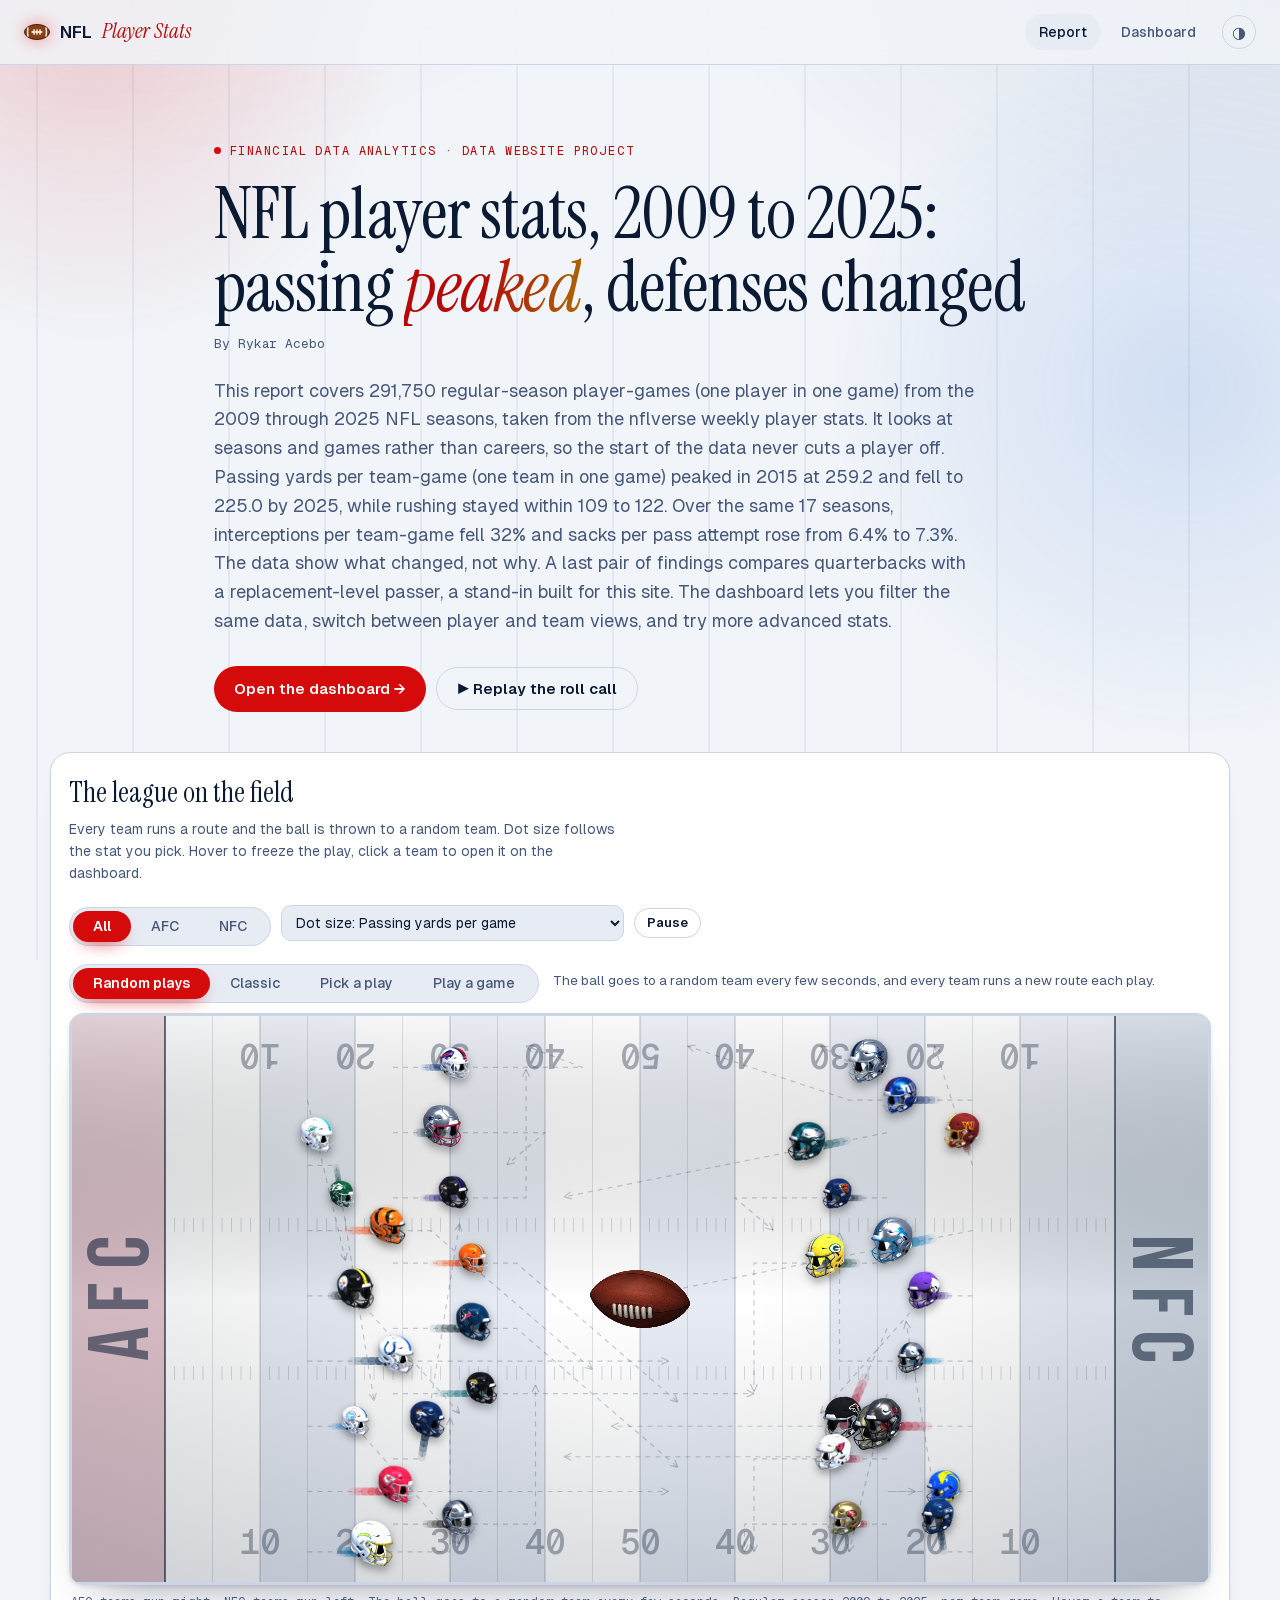
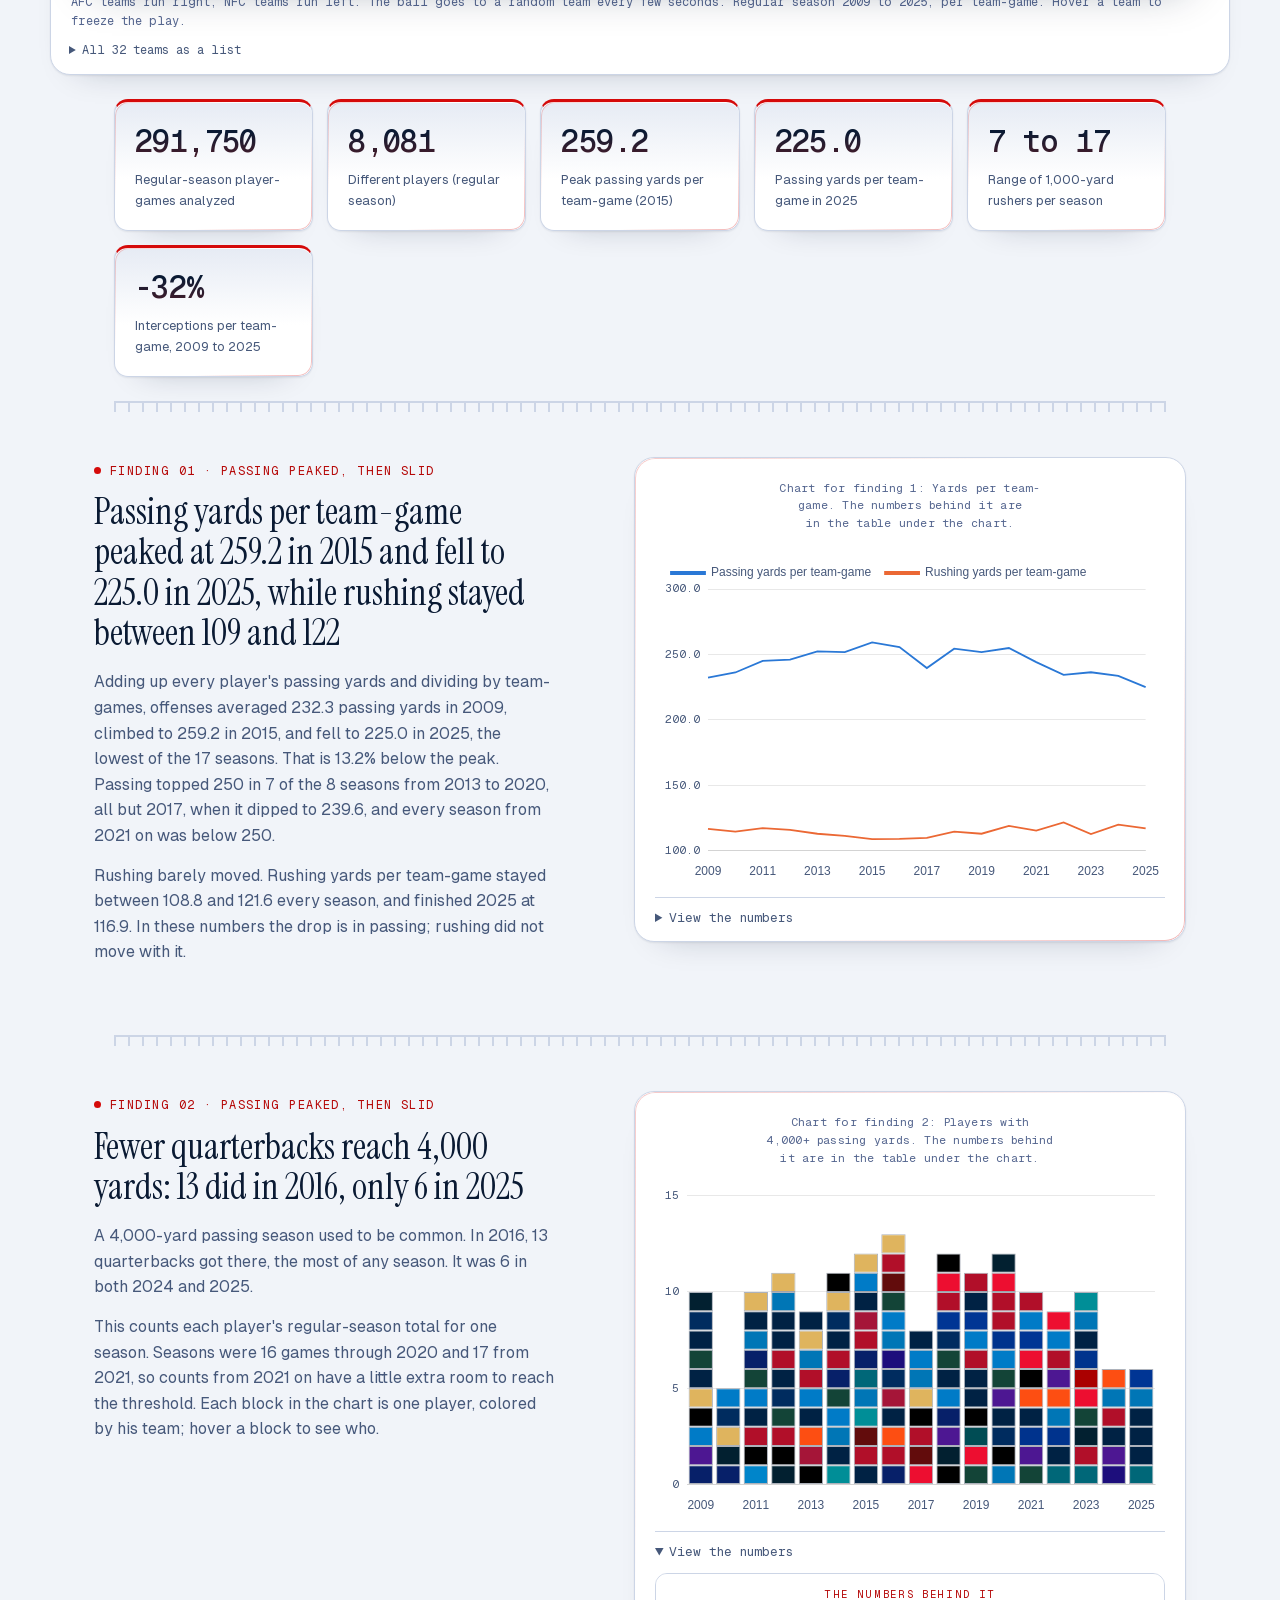
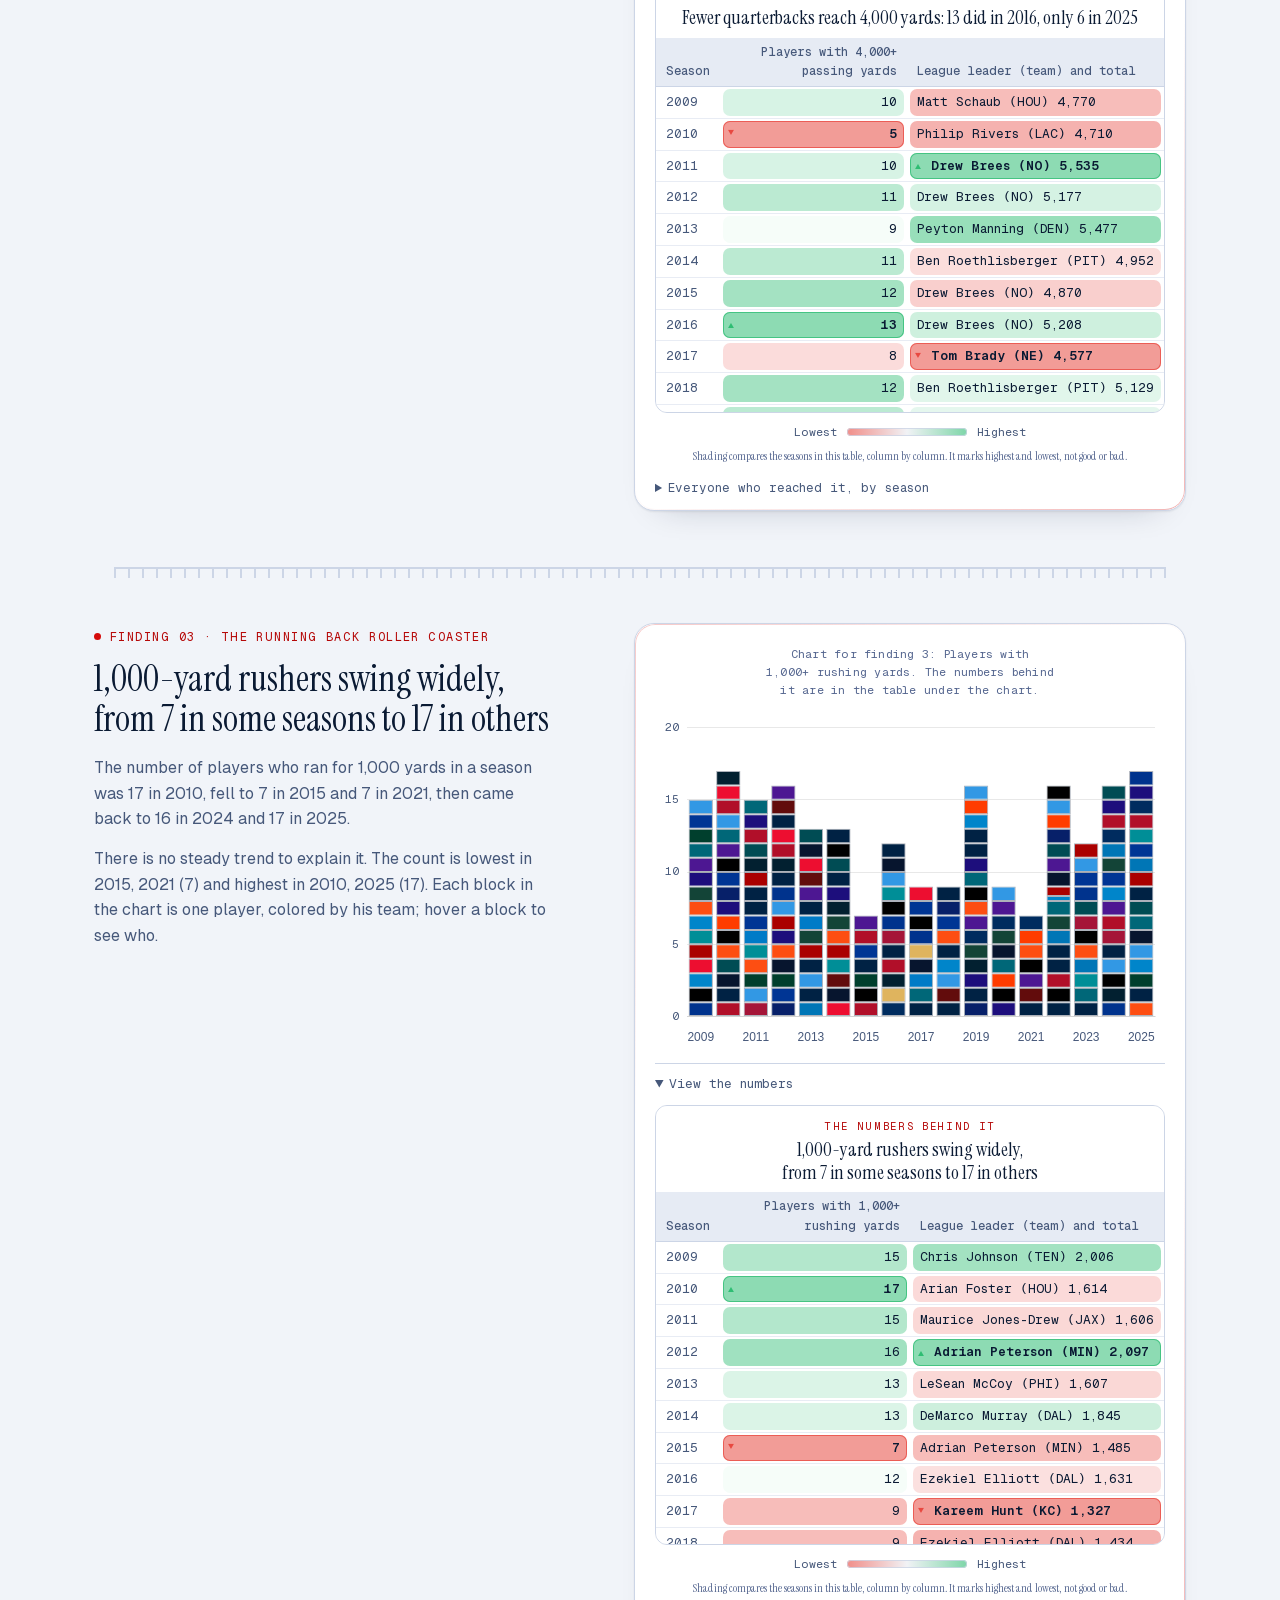
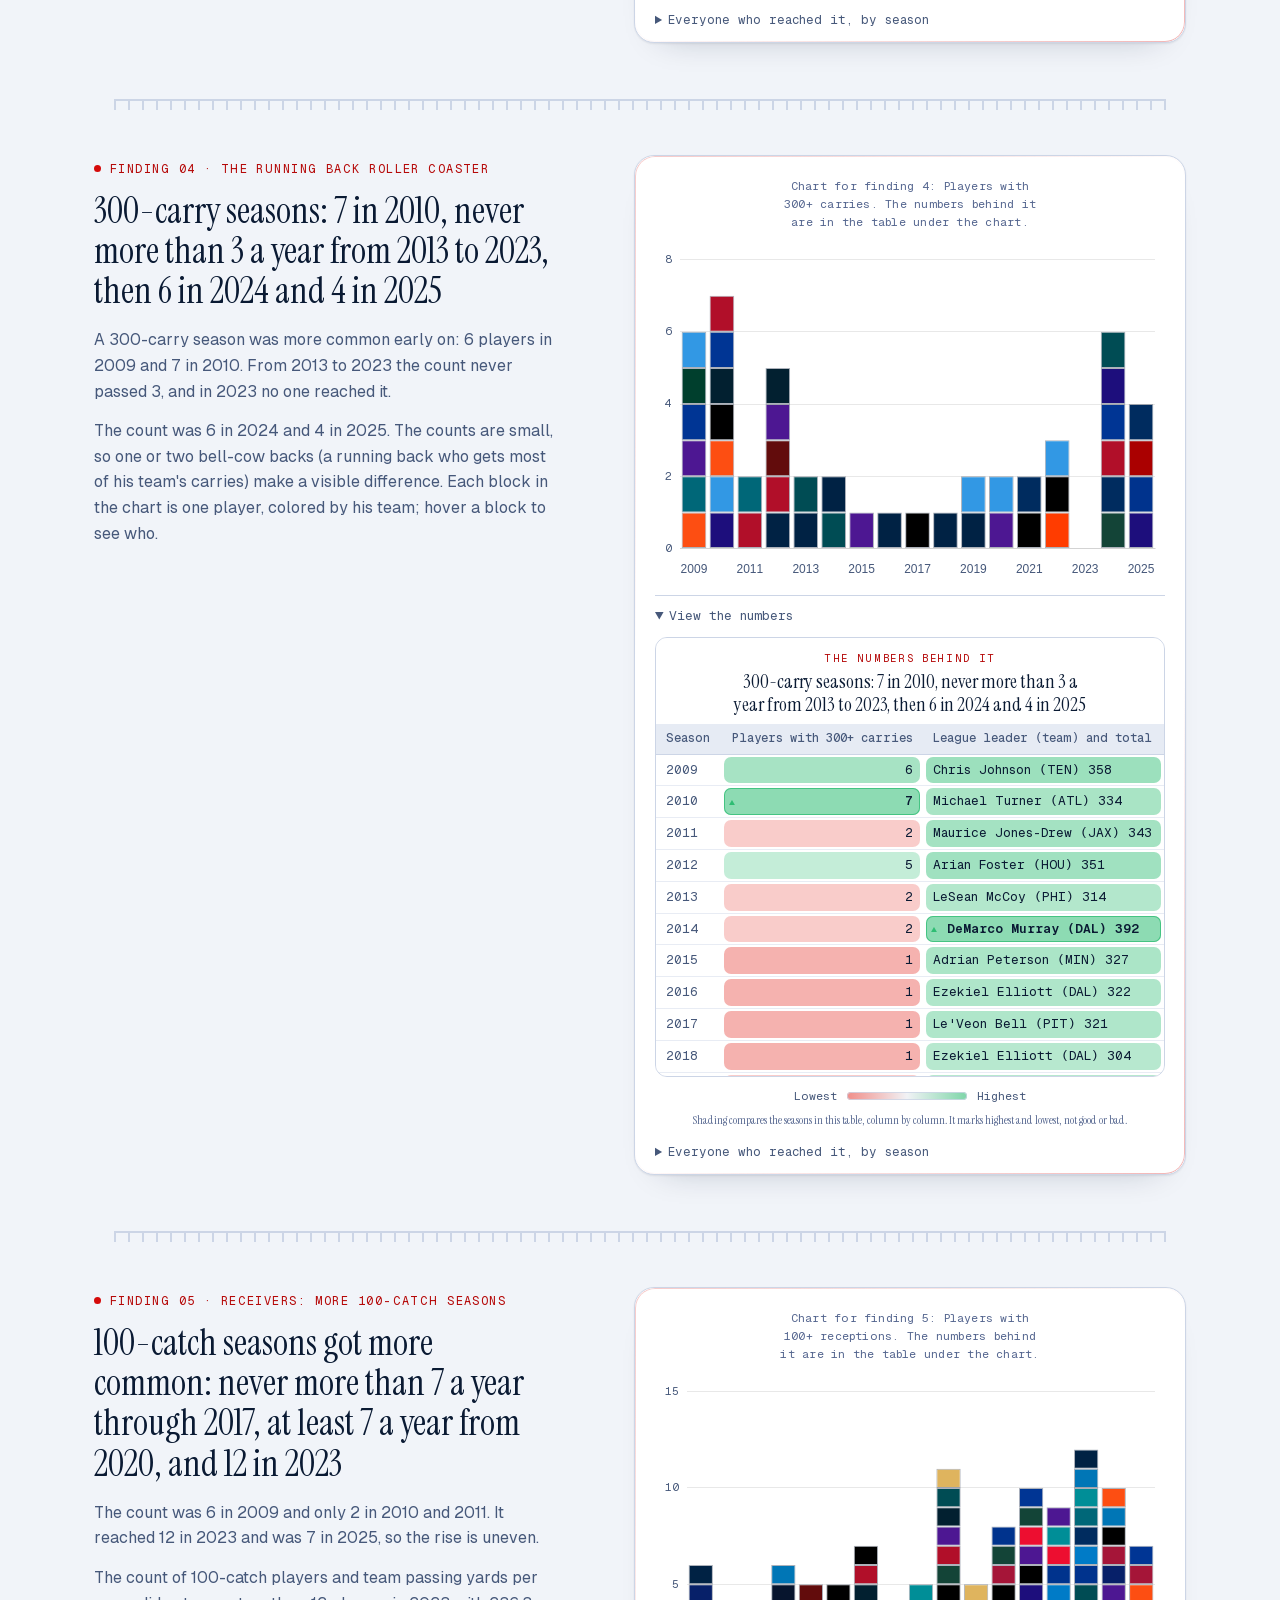
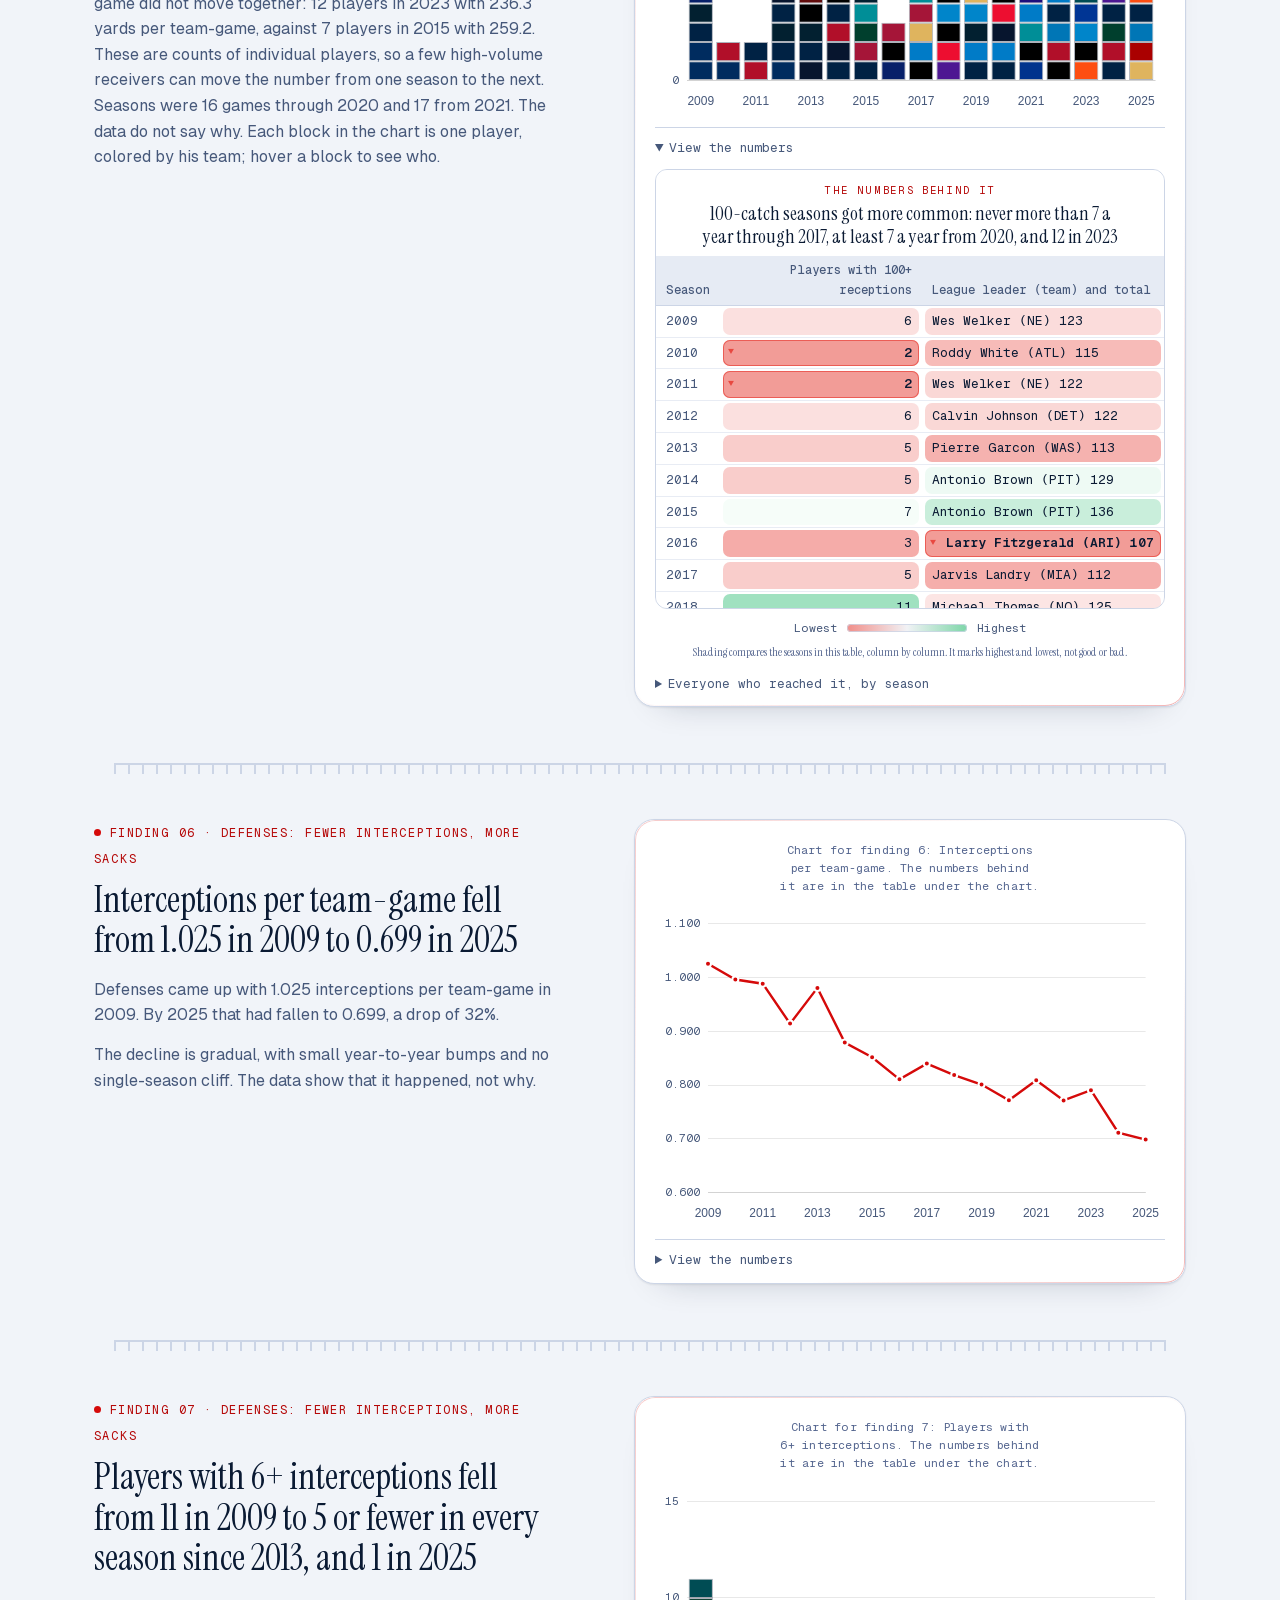
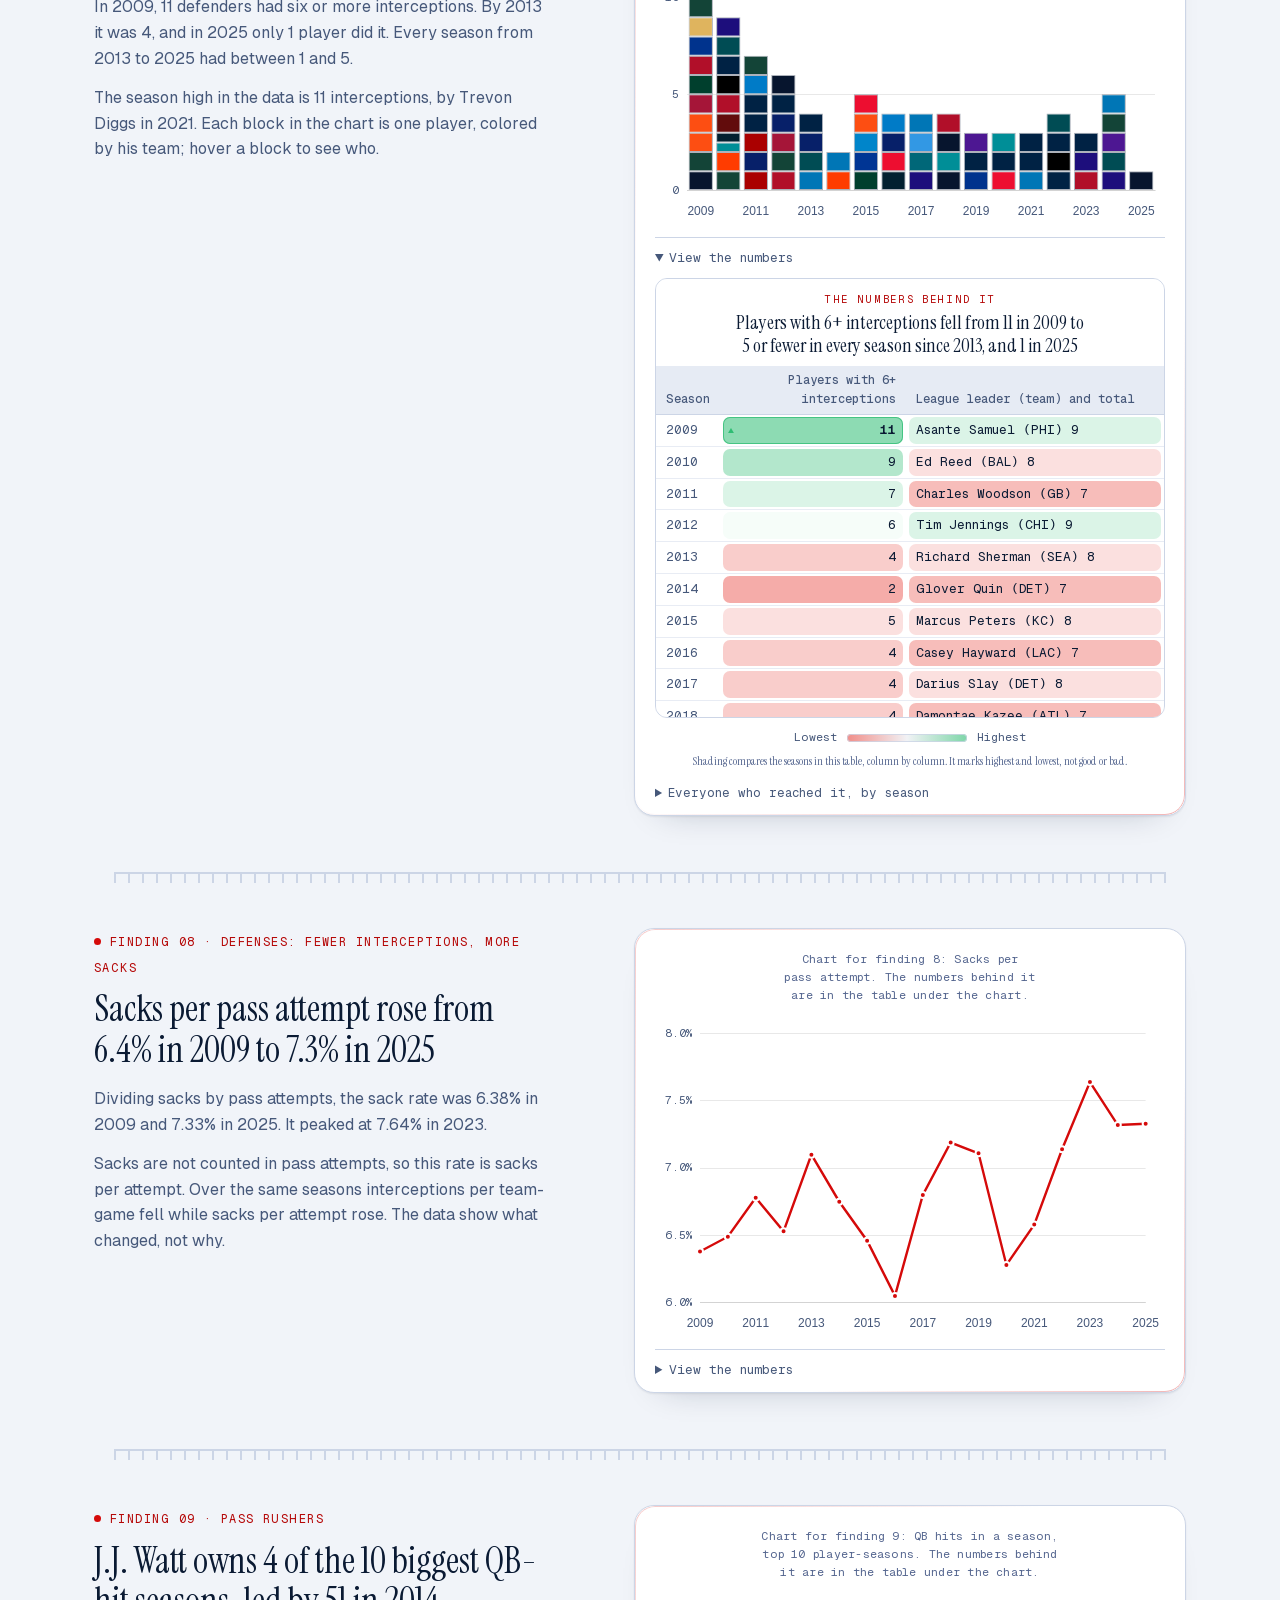
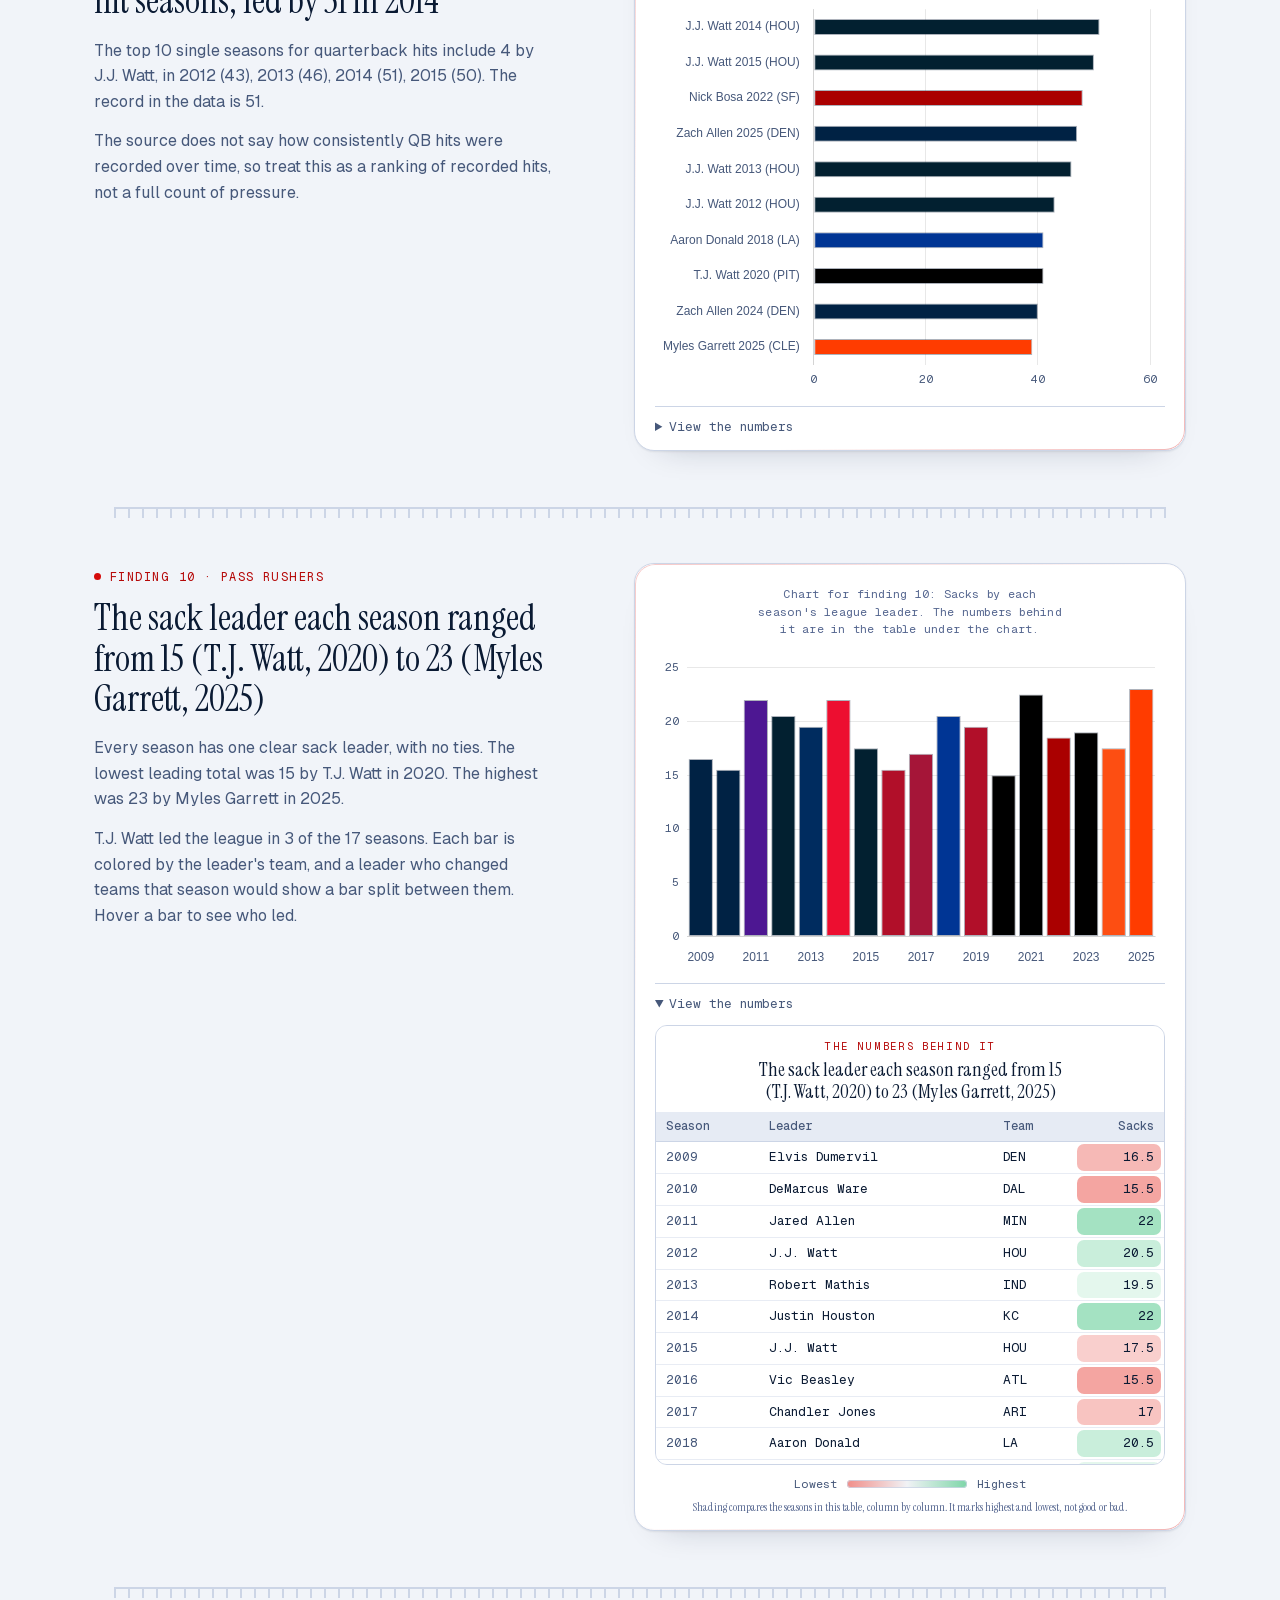
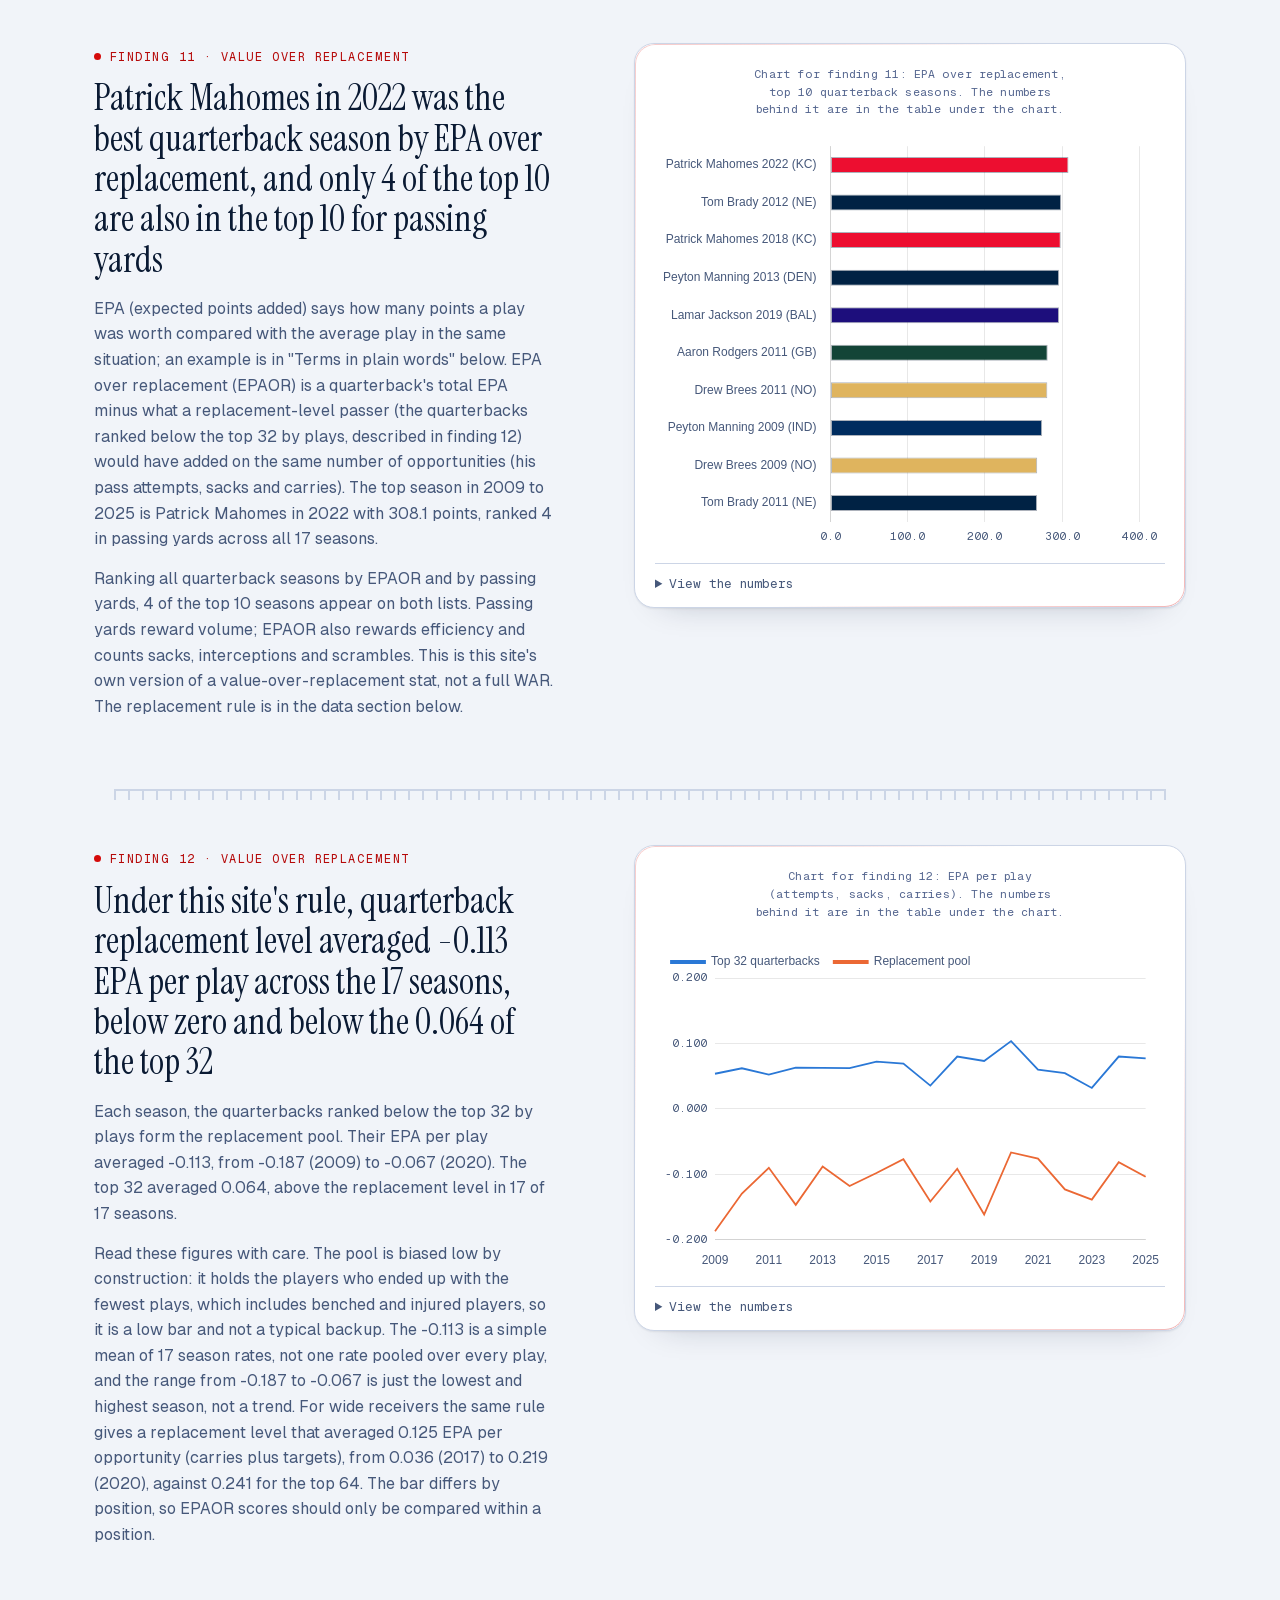
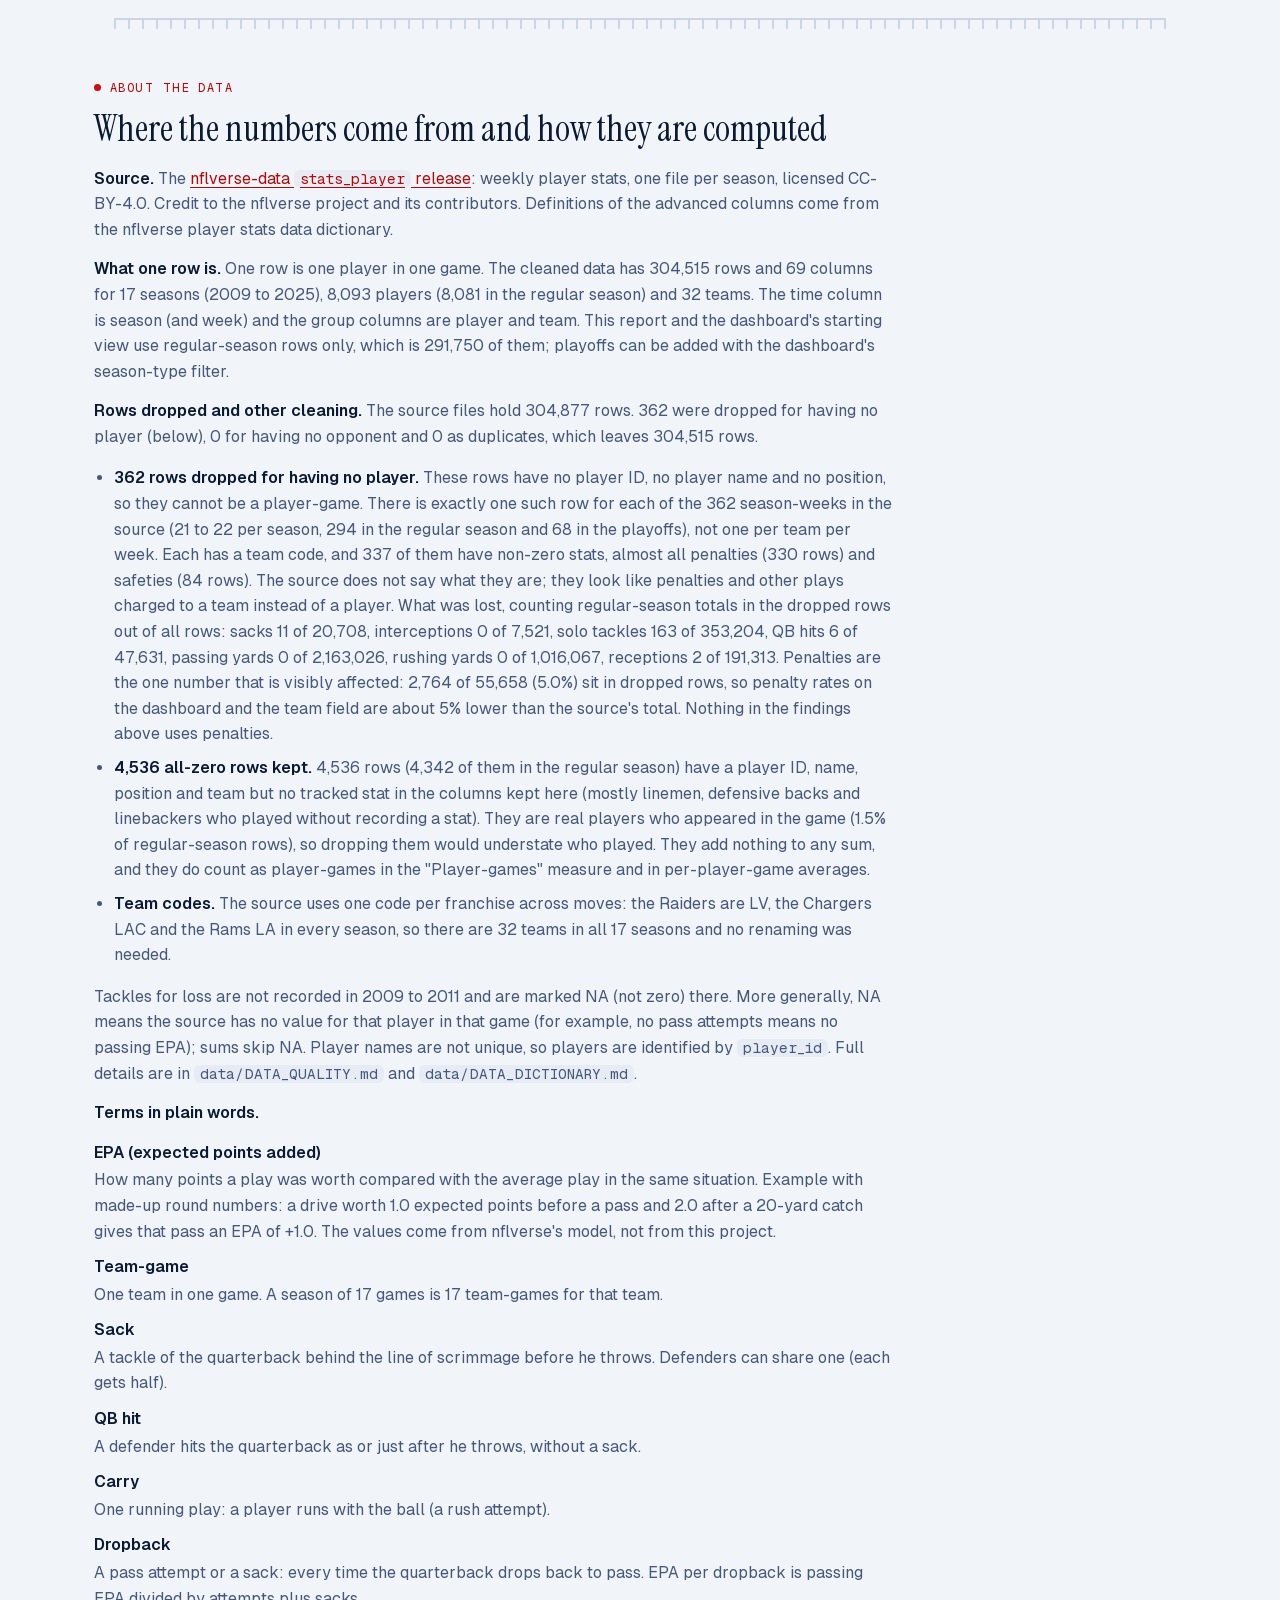
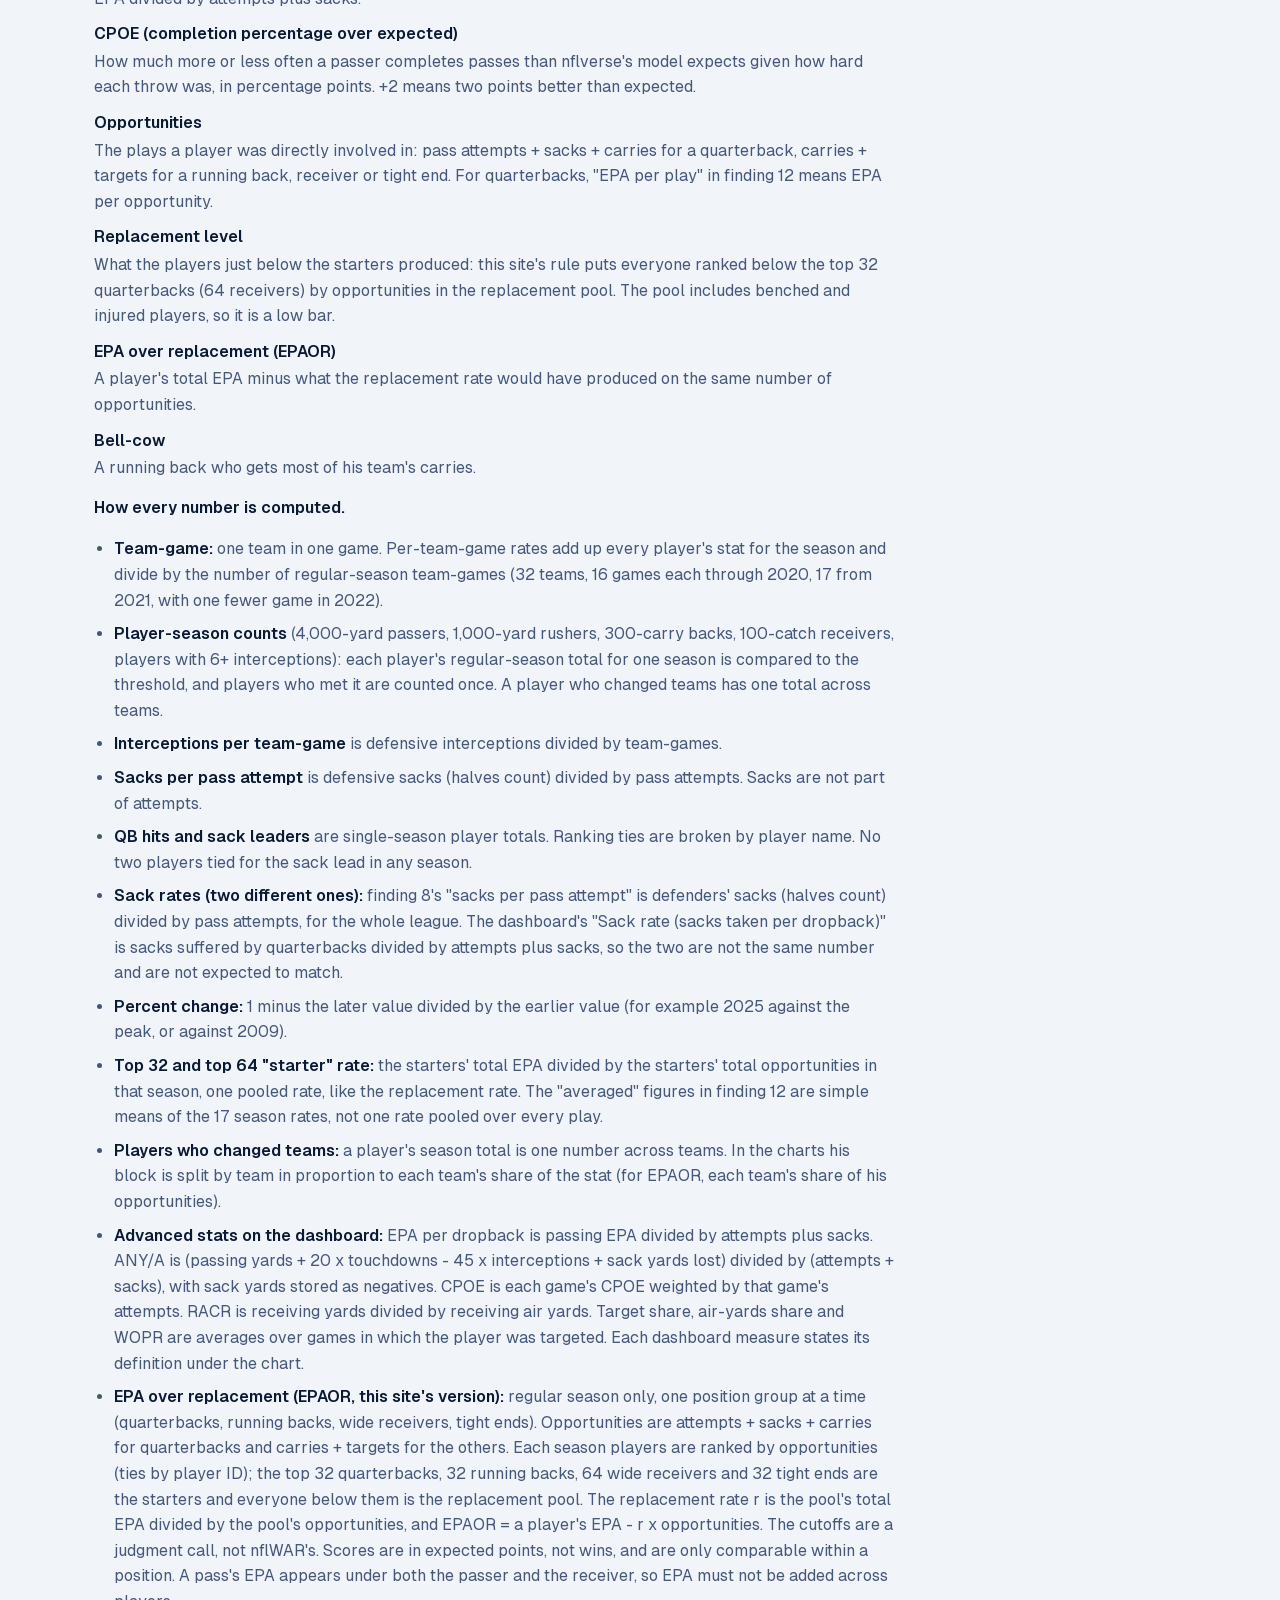
<file: index.html>
<!doctype html>
<html lang="en">
<head>
<meta charset="utf-8">
<meta name="viewport" content="width=device-width, initial-scale=1">
<title>NFL Player Stats Report, 2009 to 2025</title>
<meta name="description" content="What 291,750 NFL player-games say about passing, rushing, receiving and defense from 2009 to 2025.">
<link rel="stylesheet" href="assets/css/style.css?v=20261002z">
<link rel="stylesheet" href="assets/css/polish.css?v=20261002z">
<link rel="stylesheet" href="assets/css/game.css?v=20261002z">
<link rel="stylesheet" href="assets/css/intro.css?v=20261002z">
<link rel="icon" href="data:image/svg+xml,%3Csvg xmlns='http://www.w3.org/2000/svg' viewBox='0 0 52 32'%3E%3Cellipse cx='26' cy='16' rx='25' ry='15' fill='%238a3f12'/%3E%3Cpath d='M16 16H36M20 11.5V20.5M26 11.5V20.5M32 11.5V20.5' stroke='white' stroke-width='3' stroke-linecap='round'/%3E%3C/svg%3E">
<script>try{var t=localStorage.getItem('theme');if(t)document.documentElement.dataset.theme=t;else if(matchMedia('(prefers-color-scheme: light)').matches)document.documentElement.dataset.theme='light';}catch(e){}</script>
</head>
<body>
<a class="skip" href="#main">Skip to the report</a>
<div class="ambient" aria-hidden="true"></div>
<div class="grain" aria-hidden="true"></div>
<nav class="nav" aria-label="Main">
  <a class="brand" href="index.html"><svg class="brand-ball" viewBox="0 0 52 32" aria-hidden="true"><ellipse cx="26" cy="16" rx="25" ry="15" fill="#8a3f12" stroke="#4d1e06" stroke-width="2"/><g stroke="#fff" stroke-width="2.6" stroke-linecap="round" fill="none"><path d="M8 8Q6 16 8 24M44 8Q46 16 44 24"/><path d="M16 16H36M20 11.5V20.5M26 11.5V20.5M32 11.5V20.5"/></g></svg>NFL <em>Player Stats</em></a>
  <div class="nav-links">
    <a href="index.html" aria-current="page">Report</a>
    <a href="dashboard.html">Dashboard</a>
    <button class="theme-toggle" id="theme-toggle" aria-label="Toggle light and dark theme">&#9681;</button>
  </div>
</nav>

<header class="hero" id="main" tabindex="-1">
  <span class="eyebrow">Financial Data Analytics &middot; Data Website Project</span>
  <h1>NFL player stats, 2009 to 2025: passing <em>peaked</em>, defenses changed</h1>
  <p class="byline">By Rykar Acebo</p>
  <p class="lede">This report covers 291,750 regular-season player-games (one player in one game) from the 2009 through 2025 NFL seasons, taken from
  the nflverse weekly player stats. It looks at seasons and games rather than careers, so the start of the data never cuts a
  player off. Passing yards per team-game (one team in one game) peaked in 2015 at 259.2 and fell to 225.0 by
  2025, while rushing stayed within 109 to 122. Over the same 17 seasons, interceptions per team-game fell 32%
  and sacks per pass attempt rose from 6.4% to 7.3%. The data show what changed, not why. A last pair of findings
  compares quarterbacks with a replacement-level passer, a stand-in built for this site. The dashboard lets you filter the same data, switch between player and team views, and try more advanced stats.</p>
  <a class="btn" href="dashboard.html">Open the dashboard &rarr;</a>
</header>

<section class="fieldcard card" id="field-root" aria-label="Team explorer"></section>

<main>
  <section class="kpis" aria-label="Headline numbers"><div class="kpi card"><div class="kpi-value">291,750</div><div class="kpi-label">Regular-season player-games analyzed</div></div><div class="kpi card"><div class="kpi-value">8,081</div><div class="kpi-label">Different players (regular season)</div></div><div class="kpi card"><div class="kpi-value">259.2</div><div class="kpi-label">Peak passing yards per team-game (2015)</div></div><div class="kpi card"><div class="kpi-value">225.0</div><div class="kpi-label">Passing yards per team-game in 2025</div></div><div class="kpi card"><div class="kpi-value">7 to 17</div><div class="kpi-label">Range of 1,000-yard rushers per season</div></div><div class="kpi card"><div class="kpi-value">-32%</div><div class="kpi-label">Interceptions per team-game, 2009 to 2025</div></div></section>
  
  <section class="finding" id="f1">
    <div class="finding-text">
      <span class="eyebrow">Finding 01 &middot; Passing peaked, then slid</span>
      <h2>Passing yards per team-game peaked at 259.2 in 2015 and fell to 225.0 in 2025, while rushing stayed between 109 and 122</h2>
      <p>Adding up every player&#x27;s passing yards and dividing by team-games, offenses averaged 232.3 passing yards in 2009, climbed to 259.2 in 2015, and fell to 225.0 in 2025, the lowest of the 17 seasons. That is 13.2% below the peak. Passing topped 250 in 7 of the 8 seasons from 2013 to 2020, all but 2017, when it dipped to 239.6, and every season from 2021 on was below 250.</p><p>Rushing barely moved. Rushing yards per team-game stayed between 108.8 and 121.6 every season, and finished 2025 at 116.9. In these numbers the drop is in passing; rushing did not move with it.</p>
    </div>
    <figure class="card chart-card">
      <figcaption class="chart-caption">Chart for finding 1: Yards per team-game. The numbers behind it are in the table under the chart.</figcaption>
      <div class="chart-box" style="height:340px"><canvas data-chart='{&quot;kind&quot;:&quot;line&quot;,&quot;labels&quot;:[&quot;2009&quot;,&quot;2010&quot;,&quot;2011&quot;,&quot;2012&quot;,&quot;2013&quot;,&quot;2014&quot;,&quot;2015&quot;,&quot;2016&quot;,&quot;2017&quot;,&quot;2018&quot;,&quot;2019&quot;,&quot;2020&quot;,&quot;2021&quot;,&quot;2022&quot;,&quot;2023&quot;,&quot;2024&quot;,&quot;2025&quot;],&quot;datasets&quot;:[{&quot;label&quot;:&quot;Passing yards per team-game&quot;,&quot;data&quot;:[232.2578,236.1953,245.0078,245.998,252.2988,251.7539,259.1582,255.5938,239.584,254.3691,251.7793,254.8828,244.1176,234.3838,236.3364,233.5,225.0239]},{&quot;label&quot;:&quot;Rushing yards per team-game&quot;,&quot;data&quot;:[116.6641,114.4551,117.1758,115.916,112.8809,111.332,108.8359,108.9121,109.7109,114.4414,112.9023,118.8828,115.2463,121.5756,112.6599,119.8051,116.9449]}],&quot;fmt&quot;:&quot;yds&quot;,&quot;yTitle&quot;:&quot;Yards per team-game&quot;,&quot;height&quot;:340}' role="img" aria-label="Passing yards per team-game peaked at 259.2 in 2015 and fell to 225.0 in 2025, while rushing stayed between 109 and 122"></canvas></div>
      <details class="numbers"><summary>View the numbers</summary><div class="tablewrap" tabindex="0" role="region" aria-label="The numbers behind: Passing yards per team-game peaked at 259.2 in 2015 and fell to 225.0 in 2025, while rushing stayed between 109 and 122 (scrollable)"><table class="data"><caption>Passing yards per team-game peaked at 259.2 in 2015 and fell to 225.0 in 2025, while rushing stayed between 109 and 122</caption><thead><tr><th scope="col">Season</th><th scope="col">Team-games</th><th scope="col">Passing yards per team-game</th><th scope="col">Rushing yards per team-game</th></tr></thead><tbody><tr><td>2009</td><td>512</td><td>232.3</td><td>116.7</td></tr><tr><td>2010</td><td>512</td><td>236.2</td><td>114.5</td></tr><tr><td>2011</td><td>512</td><td>245.0</td><td>117.2</td></tr><tr><td>2012</td><td>512</td><td>246.0</td><td>115.9</td></tr><tr><td>2013</td><td>512</td><td>252.3</td><td>112.9</td></tr><tr><td>2014</td><td>512</td><td>251.8</td><td>111.3</td></tr><tr><td>2015</td><td>512</td><td>259.2</td><td>108.8</td></tr><tr><td>2016</td><td>512</td><td>255.6</td><td>108.9</td></tr><tr><td>2017</td><td>512</td><td>239.6</td><td>109.7</td></tr><tr><td>2018</td><td>512</td><td>254.4</td><td>114.4</td></tr><tr><td>2019</td><td>512</td><td>251.8</td><td>112.9</td></tr><tr><td>2020</td><td>512</td><td>254.9</td><td>118.9</td></tr><tr><td>2021</td><td>544</td><td>244.1</td><td>115.2</td></tr><tr><td>2022</td><td>542</td><td>234.4</td><td>121.6</td></tr><tr><td>2023</td><td>544</td><td>236.3</td><td>112.7</td></tr><tr><td>2024</td><td>544</td><td>233.5</td><td>119.8</td></tr><tr><td>2025</td><td>544</td><td>225.0</td><td>116.9</td></tr></tbody></table></div></details>
    </figure>
  </section>
  <section class="finding" id="f2">
    <div class="finding-text">
      <span class="eyebrow">Finding 02 &middot; Passing peaked, then slid</span>
      <h2>Fewer quarterbacks reach 4,000 yards: 13 did in 2016, only 6 in 2025</h2>
      <p>A 4,000-yard passing season used to be common. In 2016, 13 quarterbacks got there, the most of any season. It was 6 in both 2024 and 2025.</p><p>This counts each player&#x27;s regular-season total for one season. Seasons were 16 games through 2020 and 17 from 2021, so counts from 2021 on have a little extra room to reach the threshold. Each block in the chart is one player, colored by his team; hover a block to see who.</p>
    </div>
    <figure class="card chart-card">
      <figcaption class="chart-caption">Chart for finding 2: Players with 4,000+ passing yards. The numbers behind it are in the table under the chart.</figcaption>
      <div class="chart-box" style="height:340px"><canvas data-chart='{&quot;kind&quot;:&quot;bar&quot;,&quot;stacked&quot;:true,&quot;labels&quot;:[&quot;2009&quot;,&quot;2010&quot;,&quot;2011&quot;,&quot;2012&quot;,&quot;2013&quot;,&quot;2014&quot;,&quot;2015&quot;,&quot;2016&quot;,&quot;2017&quot;,&quot;2018&quot;,&quot;2019&quot;,&quot;2020&quot;,&quot;2021&quot;,&quot;2022&quot;,&quot;2023&quot;,&quot;2024&quot;,&quot;2025&quot;],&quot;datasets&quot;:[{&quot;label&quot;:&quot;Block 1.1&quot;,&quot;data&quot;:[1.0,1.0,1.0,1.0,1.0,1.0,1.0,1.0,1.0,1.0,1.0,1.0,1.0,1.0,1.0,1.0,1.0],&quot;barTeams&quot;:[&quot;NYG&quot;,&quot;NYG&quot;,&quot;CAR&quot;,&quot;HOU&quot;,&quot;PIT&quot;,&quot;MIA&quot;,&quot;SEA&quot;,&quot;NYG&quot;,&quot;KC&quot;,&quot;LV&quot;,&quot;GB&quot;,&quot;DET&quot;,&quot;GB&quot;,&quot;JAX&quot;,&quot;JAX&quot;,&quot;BAL&quot;,&quot;JAX&quot;],&quot;tips&quot;:[&quot;Eli Manning (NYG): 4,021 passing yards&quot;,&quot;Eli Manning (NYG): 4,002 passing yards&quot;,&quot;Cam Newton (CAR): 4,051 passing yards&quot;,&quot;Matt Schaub (HOU): 4,008 passing yards&quot;,&quot;Ben Roethlisberger (PIT): 4,261 passing yards&quot;,&quot;Ryan Tannehill (MIA): 4,045 passing yards&quot;,&quot;Russell Wilson (SEA): 4,024 passing yards&quot;,&quot;Eli Manning (NYG): 4,027 passing yards&quot;,&quot;Alex Smith (KC): 4,042 passing yards&quot;,&quot;Derek Carr (LV): 4,049 passing yards&quot;,&quot;Aaron Rodgers (GB): 4,002 passing yards&quot;,&quot;Matthew Stafford (DET): 4,084 passing yards&quot;,&quot;Aaron Rodgers (GB): 4,115 passing yards&quot;,&quot;Trevor Lawrence (JAX): 4,113 passing yards&quot;,&quot;Trevor Lawrence (JAX): 4,016 passing yards&quot;,&quot;Lamar Jackson (BAL): 4,172 passing yards&quot;,&quot;Trevor Lawrence (JAX): 4,007 passing yards&quot;]},{&quot;label&quot;:&quot;Block 2.1&quot;,&quot;data&quot;:[1.0,1.0,1.0,1.0,1.0,1.0,1.0,1.0,1.0,1.0,1.0,1.0,1.0,1.0,1.0,1.0,1.0],&quot;barTeams&quot;:[&quot;MIN&quot;,&quot;HOU&quot;,&quot;PIT&quot;,&quot;LV&quot;,&quot;ARI&quot;,&quot;NE&quot;,&quot;TB&quot;,&quot;TB&quot;,&quot;WAS&quot;,&quot;HOU&quot;,&quot;KC&quot;,&quot;LV&quot;,&quot;MIN&quot;,&quot;SEA&quot;,&quot;TB&quot;,&quot;MIN&quot;,&quot;SEA&quot;],&quot;tips&quot;:[&quot;Brett Favre (MIN): 4,202 passing yards&quot;,&quot;Matt Schaub (HOU): 4,370 passing yards&quot;,&quot;Ben Roethlisberger (PIT): 4,077 passing yards&quot;,&quot;Carson Palmer (LV): 4,018 passing yards&quot;,&quot;Carson Palmer (ARI): 4,274 passing yards&quot;,&quot;Tom Brady (NE): 4,109 passing yards&quot;,&quot;Jameis Winston (TB): 4,042 passing yards&quot;,&quot;Jameis Winston (TB): 4,090 passing yards&quot;,&quot;Kirk Cousins (WAS): 4,093 passing yards&quot;,&quot;Deshaun Watson (HOU): 4,165 passing yards&quot;,&quot;Patrick Mahomes (KC): 4,031 passing yards&quot;,&quot;Derek Carr (LV): 4,103 passing yards&quot;,&quot;Kirk Cousins (MIN): 4,221 passing yards&quot;,&quot;Geno Smith (SEA): 4,282 passing yards&quot;,&quot;Baker Mayfield (TB): 4,044 passing yards&quot;,&quot;Sam Darnold (MIN): 4,319 passing yards&quot;,&quot;Sam Darnold (SEA): 4,048 passing yards&quot;]},{&quot;label&quot;:&quot;Block 3.1&quot;,&quot;data&quot;:[1.0,1.0,1.0,1.0,1.0,1.0,1.0,1.0,1.0,1.0,1.0,1.0,1.0,1.0,1.0,1.0,1.0],&quot;barTeams&quot;:[&quot;LAC&quot;,&quot;NO&quot;,&quot;ATL&quot;,&quot;TB&quot;,&quot;CIN&quot;,&quot;DET&quot;,&quot;WAS&quot;,&quot;CIN&quot;,&quot;ATL&quot;,&quot;MIN&quot;,&quot;PHI&quot;,&quot;IND&quot;,&quot;BUF&quot;,&quot;BUF&quot;,&quot;HOU&quot;,&quot;SEA&quot;,&quot;NE&quot;],&quot;tips&quot;:[&quot;Philip Rivers (LAC): 4,254 passing yards&quot;,&quot;Drew Brees (NO): 4,620 passing yards&quot;,&quot;Matt Ryan (ATL): 4,177 passing yards&quot;,&quot;Josh Freeman (TB): 4,065 passing yards&quot;,&quot;Andy Dalton (CIN): 4,293 passing yards&quot;,&quot;Matthew Stafford (DET): 4,257 passing yards&quot;,&quot;Kirk Cousins (WAS): 4,166 passing yards&quot;,&quot;Andy Dalton (CIN): 4,206 passing yards&quot;,&quot;Matt Ryan (ATL): 4,095 passing yards&quot;,&quot;Kirk Cousins (MIN): 4,298 passing yards&quot;,&quot;Carson Wentz (PHI): 4,039 passing yards&quot;,&quot;Philip Rivers (IND): 4,169 passing yards&quot;,&quot;Josh Allen (BUF): 4,407 passing yards&quot;,&quot;Josh Allen (BUF): 4,283 passing yards&quot;,&quot;C.J. Stroud (HOU): 4,108 passing yards&quot;,&quot;Geno Smith (SEA): 4,320 passing yards&quot;,&quot;Drake Maye (NE): 4,394 passing yards&quot;]},{&quot;label&quot;:&quot;Block 4.1&quot;,&quot;data&quot;:[1.0,1.0,1.0,1.0,1.0,1.0,1.0,1.0,1.0,1.0,1.0,1.0,1.0,1.0,1.0,1.0,1.0],&quot;barTeams&quot;:[&quot;PIT&quot;,&quot;IND&quot;,&quot;DAL&quot;,&quot;GB&quot;,&quot;NE&quot;,&quot;LAC&quot;,&quot;MIA&quot;,&quot;SEA&quot;,&quot;PIT&quot;,&quot;NYG&quot;,&quot;LV&quot;,&quot;SEA&quot;,&quot;DAL&quot;,&quot;DET&quot;,&quot;GB&quot;,&quot;TB&quot;,&quot;DAL&quot;],&quot;tips&quot;:[&quot;Ben Roethlisberger (PIT): 4,328 passing yards&quot;,&quot;Peyton Manning (IND): 4,700 passing yards&quot;,&quot;Tony Romo (DAL): 4,184 passing yards&quot;,&quot;Aaron Rodgers (GB): 4,295 passing yards&quot;,&quot;Tom Brady (NE): 4,343 passing yards&quot;,&quot;Philip Rivers (LAC): 4,286 passing yards&quot;,&quot;Ryan Tannehill (MIA): 4,208 passing yards&quot;,&quot;Russell Wilson (SEA): 4,219 passing yards&quot;,&quot;Ben Roethlisberger (PIT): 4,259 passing yards&quot;,&quot;Eli Manning (NYG): 4,299 passing yards&quot;,&quot;Derek Carr (LV): 4,054 passing yards&quot;,&quot;Russell Wilson (SEA): 4,212 passing yards&quot;,&quot;Dak Prescott (DAL): 4,449 passing yards&quot;,&quot;Jared Goff (DET): 4,438 passing yards&quot;,&quot;Jordan Love (GB): 4,159 passing yards&quot;,&quot;Baker Mayfield (TB): 4,500 passing yards&quot;,&quot;Dak Prescott (DAL): 4,552 passing yards&quot;]},{&quot;label&quot;:&quot;Block 5.1&quot;,&quot;data&quot;:[1.0,1.0,1.0,1.0,1.0,1.0,1.0,1.0,1.0,1.0,1.0,1.0,1.0,1.0,1.0,1.0,1.0],&quot;barTeams&quot;:[&quot;NO&quot;,&quot;LAC&quot;,&quot;LAC&quot;,&quot;IND&quot;,&quot;LAC&quot;,&quot;GB&quot;,&quot;DET&quot;,&quot;ARI&quot;,&quot;NO&quot;,&quot;LAC&quot;,&quot;NE&quot;,&quot;MIN&quot;,&quot;CIN&quot;,&quot;CIN&quot;,&quot;KC&quot;,&quot;DET&quot;,&quot;DET&quot;],&quot;tips&quot;:[&quot;Drew Brees (NO): 4,388 passing yards&quot;,&quot;Philip Rivers (LAC): 4,710 passing yards&quot;,&quot;Philip Rivers (LAC): 4,624 passing yards&quot;,&quot;Andrew Luck (IND): 4,374 passing yards&quot;,&quot;Philip Rivers (LAC): 4,478 passing yards&quot;,&quot;Aaron Rodgers (GB): 4,381 passing yards&quot;,&quot;Matthew Stafford (DET): 4,262 passing yards&quot;,&quot;Carson Palmer (ARI): 4,233 passing yards&quot;,&quot;Drew Brees (NO): 4,334 passing yards&quot;,&quot;Philip Rivers (LAC): 4,308 passing yards&quot;,&quot;Tom Brady (NE): 4,057 passing yards&quot;,&quot;Kirk Cousins (MIN): 4,265 passing yards&quot;,&quot;Joe Burrow (CIN): 4,611 passing yards&quot;,&quot;Joe Burrow (CIN): 4,475 passing yards&quot;,&quot;Patrick Mahomes (KC): 4,183 passing yards&quot;,&quot;Jared Goff (DET): 4,629 passing yards&quot;,&quot;Jared Goff (DET): 4,564 passing yards&quot;]},{&quot;label&quot;:&quot;Block 6.1&quot;,&quot;data&quot;:[1.0,0,1.0,1.0,1.0,1.0,1.0,1.0,1.0,1.0,1.0,1.0,1.0,1.0,1.0,1.0,1.0],&quot;barTeams&quot;:[&quot;NE&quot;,null,&quot;GB&quot;,&quot;DEN&quot;,&quot;ATL&quot;,&quot;NYG&quot;,&quot;JAX&quot;,&quot;IND&quot;,&quot;DET&quot;,&quot;NE&quot;,&quot;SEA&quot;,&quot;GB&quot;,&quot;LV&quot;,&quot;MIN&quot;,&quot;SF&quot;,&quot;CIN&quot;,&quot;LA&quot;],&quot;tips&quot;:[&quot;Tom Brady (NE): 4,398 passing yards&quot;,null,&quot;Aaron Rodgers (GB): 4,636 passing yards&quot;,&quot;Peyton Manning (DEN): 4,659 passing yards&quot;,&quot;Matt Ryan (ATL): 4,515 passing yards&quot;,&quot;Eli Manning (NYG): 4,410 passing yards&quot;,&quot;Blake Bortles (JAX): 4,428 passing yards&quot;,&quot;Andrew Luck (IND): 4,240 passing yards&quot;,&quot;Matthew Stafford (DET): 4,446 passing yards&quot;,&quot;Tom Brady (NE): 4,355 passing yards&quot;,&quot;Russell Wilson (SEA): 4,110 passing yards&quot;,&quot;Aaron Rodgers (GB): 4,299 passing yards&quot;,&quot;Derek Carr (LV): 4,804 passing yards&quot;,&quot;Kirk Cousins (MIN): 4,547 passing yards&quot;,&quot;Brock Purdy (SF): 4,280 passing yards&quot;,&quot;Joe Burrow (CIN): 4,918 passing yards&quot;,&quot;Matthew Stafford (LA): 4,707 passing yards&quot;]},{&quot;label&quot;:&quot;Block 7.1&quot;,&quot;data&quot;:[1.0,0,1.0,1.0,1.0,1.0,1.0,1.0,1.0,1.0,1.0,1.0,1.0,1.0,1.0,0,0],&quot;barTeams&quot;:[&quot;GB&quot;,null,&quot;NYG&quot;,&quot;ATL&quot;,&quot;DET&quot;,&quot;ATL&quot;,&quot;NYG&quot;,&quot;BAL&quot;,&quot;LAC&quot;,&quot;GB&quot;,&quot;ATL&quot;,&quot;LAC&quot;,&quot;KC&quot;,&quot;TB&quot;,&quot;BUF&quot;,null,null],&quot;tips&quot;:[&quot;Aaron Rodgers (GB): 4,434 passing yards&quot;,null,&quot;Eli Manning (NYG): 4,933 passing yards&quot;,&quot;Matt Ryan (ATL): 4,719 passing yards&quot;,&quot;Matthew Stafford (DET): 4,650 passing yards&quot;,&quot;Matt Ryan (ATL): 4,694 passing yards&quot;,&quot;Eli Manning (NYG): 4,432 passing yards&quot;,&quot;Joe Flacco (BAL): 4,317 passing yards&quot;,&quot;Philip Rivers (LAC): 4,515 passing yards&quot;,&quot;Aaron Rodgers (GB): 4,442 passing yards&quot;,&quot;Matt Ryan (ATL): 4,466 passing yards&quot;,&quot;Justin Herbert (LAC): 4,336 passing yards&quot;,&quot;Patrick Mahomes (KC): 4,839 passing yards&quot;,&quot;Tom Brady (TB): 4,694 passing yards&quot;,&quot;Josh Allen (BUF): 4,306 passing yards&quot;,null,null]},{&quot;label&quot;:&quot;Block 8.1&quot;,&quot;data&quot;:[1.0,0,1.0,1.0,1.0,1.0,1.0,1.0,1.0,1.0,1.0,1.0,1.0,1.0,1.0,0,0],&quot;barTeams&quot;:[&quot;DAL&quot;,null,&quot;DET&quot;,&quot;NE&quot;,&quot;NO&quot;,&quot;DEN&quot;,&quot;ATL&quot;,&quot;DET&quot;,&quot;NE&quot;,&quot;IND&quot;,&quot;LAC&quot;,&quot;BUF&quot;,&quot;LA&quot;,&quot;LAC&quot;,&quot;DAL&quot;,null,null],&quot;tips&quot;:[&quot;Tony Romo (DAL): 4,483 passing yards&quot;,null,&quot;Matthew Stafford (DET): 5,100 passing yards&quot;,&quot;Tom Brady (NE): 4,827 passing yards&quot;,&quot;Drew Brees (NO): 5,162 passing yards&quot;,&quot;Peyton Manning (DEN): 4,727 passing yards&quot;,&quot;Matt Ryan (ATL): 4,591 passing yards&quot;,&quot;Matthew Stafford (DET): 4,327 passing yards&quot;,&quot;Tom Brady (NE): 4,577 passing yards&quot;,&quot;Andrew Luck (IND): 4,593 passing yards&quot;,&quot;Philip Rivers (LAC): 4,615 passing yards&quot;,&quot;Josh Allen (BUF): 4,544 passing yards&quot;,&quot;Matthew Stafford (LA): 4,886 passing yards&quot;,&quot;Justin Herbert (LAC): 4,739 passing yards&quot;,&quot;Dak Prescott (DAL): 4,516 passing yards&quot;,null,null]},{&quot;label&quot;:&quot;Block 9.1&quot;,&quot;data&quot;:[1.0,0,1.0,1.0,1.0,1.0,1.0,1.0,0,1.0,1.0,1.0,1.0,1.0,1.0,0,0],&quot;barTeams&quot;:[&quot;IND&quot;,null,&quot;NE&quot;,&quot;DAL&quot;,&quot;DEN&quot;,&quot;IND&quot;,&quot;ARI&quot;,&quot;LAC&quot;,null,&quot;LA&quot;,&quot;LA&quot;,&quot;ATL&quot;,&quot;LAC&quot;,&quot;KC&quot;,&quot;DET&quot;,null,null],&quot;tips&quot;:[&quot;Peyton Manning (IND): 4,500 passing yards&quot;,null,&quot;Tom Brady (NE): 5,235 passing yards&quot;,&quot;Tony Romo (DAL): 4,903 passing yards&quot;,&quot;Peyton Manning (DEN): 5,477 passing yards&quot;,&quot;Andrew Luck (IND): 4,761 passing yards&quot;,&quot;Carson Palmer (ARI): 4,671 passing yards&quot;,&quot;Philip Rivers (LAC): 4,386 passing yards&quot;,null,&quot;Jared Goff (LA): 4,688 passing yards&quot;,&quot;Jared Goff (LA): 4,638 passing yards&quot;,&quot;Matt Ryan (ATL): 4,581 passing yards&quot;,&quot;Justin Herbert (LAC): 5,014 passing yards&quot;,&quot;Patrick Mahomes (KC): 5,250 passing yards&quot;,&quot;Jared Goff (DET): 4,575 passing yards&quot;,null,null]},{&quot;label&quot;:&quot;Block 10.1&quot;,&quot;data&quot;:[1.0,0,1.0,1.0,0,1.0,1.0,1.0,0,1.0,1.0,1.0,1.0,0,1.0,0,0],&quot;barTeams&quot;:[&quot;HOU&quot;,null,&quot;NO&quot;,&quot;DET&quot;,null,&quot;NO&quot;,&quot;NE&quot;,&quot;GB&quot;,null,&quot;ATL&quot;,&quot;DAL&quot;,&quot;TB&quot;,&quot;TB&quot;,null,&quot;MIA&quot;,null,null],&quot;tips&quot;:[&quot;Matt Schaub (HOU): 4,770 passing yards&quot;,null,&quot;Drew Brees (NO): 5,535 passing yards&quot;,&quot;Matthew Stafford (DET): 4,967 passing yards&quot;,null,&quot;Drew Brees (NO): 4,952 passing yards&quot;,&quot;Tom Brady (NE): 4,770 passing yards&quot;,&quot;Aaron Rodgers (GB): 4,428 passing yards&quot;,null,&quot;Matt Ryan (ATL): 4,924 passing yards&quot;,&quot;Dak Prescott (DAL): 4,902 passing yards&quot;,&quot;Tom Brady (TB): 4,633 passing yards&quot;,&quot;Tom Brady (TB): 5,316 passing yards&quot;,null,&quot;Tua Tagovailoa (MIA): 4,624 passing yards&quot;,null,null]},{&quot;label&quot;:&quot;Block 11.1&quot;,&quot;data&quot;:[0,0,0,1.0,0,1.0,1.0,1.0,0,1.0,1.0,1.0,0,0,0,0,0],&quot;barTeams&quot;:[null,null,null,&quot;NO&quot;,null,&quot;PIT&quot;,&quot;LAC&quot;,&quot;WAS&quot;,null,&quot;KC&quot;,&quot;TB&quot;,&quot;KC&quot;,null,null,null,null,null],&quot;tips&quot;:[null,null,null,&quot;Drew Brees (NO): 5,177 passing yards&quot;,null,&quot;Ben Roethlisberger (PIT): 4,952 passing yards&quot;,&quot;Philip Rivers (LAC): 4,792 passing yards&quot;,&quot;Kirk Cousins (WAS): 4,917 passing yards&quot;,null,&quot;Patrick Mahomes (KC): 5,097 passing yards&quot;,&quot;Jameis Winston (TB): 5,109 passing yards&quot;,&quot;Patrick Mahomes (KC): 4,740 passing yards&quot;,null,null,null,null,null]},{&quot;label&quot;:&quot;Block 12.1&quot;,&quot;data&quot;:[0,0,0,0,0,0,1.0,1.0,0,1.0,0,1.0,0,0,0,0,0],&quot;barTeams&quot;:[null,null,null,null,null,null,&quot;NO&quot;,&quot;ATL&quot;,null,&quot;PIT&quot;,null,&quot;HOU&quot;,null,null,null,null,null],&quot;tips&quot;:[null,null,null,null,null,null,&quot;Drew Brees (NO): 4,870 passing yards&quot;,&quot;Matt Ryan (ATL): 4,944 passing yards&quot;,null,&quot;Ben Roethlisberger (PIT): 5,129 passing yards&quot;,null,&quot;Deshaun Watson (HOU): 4,823 passing yards&quot;,null,null,null,null,null]},{&quot;label&quot;:&quot;Block 13.1&quot;,&quot;data&quot;:[0,0,0,0,0,0,0,1.0,0,0,0,0,0,0,0,0,0],&quot;barTeams&quot;:[null,null,null,null,null,null,null,&quot;NO&quot;,null,null,null,null,null,null,null,null,null],&quot;tips&quot;:[null,null,null,null,null,null,null,&quot;Drew Brees (NO): 5,208 passing yards&quot;,null,null,null,null,null,null,null,null,null]}],&quot;fmt&quot;:&quot;int&quot;,&quot;yTitle&quot;:&quot;&quot;,&quot;height&quot;:340}' role="img" aria-label="Fewer quarterbacks reach 4,000 yards: 13 did in 2016, only 6 in 2025"></canvas></div>
      <details class="numbers" open><summary>View the numbers</summary><div class="tablewrap has-cs" tabindex="0" role="region" aria-label="The numbers behind: Fewer quarterbacks reach 4,000 yards: 13 did in 2016, only 6 in 2025 (scrollable)"><table class="data"><caption>Fewer quarterbacks reach 4,000 yards: 13 did in 2016, only 6 in 2025</caption><thead><tr><th scope="col">Season</th><th scope="col">Players with 4,000+ passing yards</th><th scope="col" class="t">League leader (team) and total</th></tr></thead><tbody><tr><td>2009</td><td class="cs" style="--cs:rgba(46,189,115,0.19)">10</td><td class="t cs" style="--cs:rgba(232,72,64,0.36)">Matt Schaub (HOU) 4,770</td></tr><tr><td>2010</td><td class="cs lo" style="--cs:rgba(232,72,64,0.54)">5<span class="sr"> (lowest value in this table)</span></td><td class="t cs" style="--cs:rgba(232,72,64,0.42)">Philip Rivers (LAC) 4,710</td></tr><tr><td>2011</td><td class="cs" style="--cs:rgba(46,189,115,0.19)">10</td><td class="t cs hi" style="--cs:rgba(46,189,115,0.54)">Drew Brees (NO) 5,535<span class="sr"> (highest value in this table)</span></td></tr><tr><td>2012</td><td class="cs" style="--cs:rgba(46,189,115,0.32)">11</td><td class="t cs" style="--cs:rgba(46,189,115,0.20)">Drew Brees (NO) 5,177</td></tr><tr><td>2013</td><td class="cs" style="--cs:rgba(46,189,115,0.04)">9</td><td class="t cs" style="--cs:rgba(46,189,115,0.49)">Peyton Manning (DEN) 5,477</td></tr><tr><td>2014</td><td class="cs" style="--cs:rgba(46,189,115,0.32)">11</td><td class="t cs" style="--cs:rgba(232,72,64,0.18)">Ben Roethlisberger (PIT) 4,952</td></tr><tr><td>2015</td><td class="cs" style="--cs:rgba(46,189,115,0.43)">12</td><td class="t cs" style="--cs:rgba(232,72,64,0.26)">Drew Brees (NO) 4,870</td></tr><tr><td>2016</td><td class="cs hi" style="--cs:rgba(46,189,115,0.54)">13<span class="sr"> (highest value in this table)</span></td><td class="t cs" style="--cs:rgba(46,189,115,0.23)">Drew Brees (NO) 5,208</td></tr><tr><td>2017</td><td class="cs" style="--cs:rgba(232,72,64,0.19)">8</td><td class="t cs lo" style="--cs:rgba(232,72,64,0.54)">Tom Brady (NE) 4,577<span class="sr"> (lowest value in this table)</span></td></tr><tr><td>2018</td><td class="cs" style="--cs:rgba(46,189,115,0.43)">12</td><td class="t cs" style="--cs:rgba(46,189,115,0.14)">Ben Roethlisberger (PIT) 5,129</td></tr><tr><td>2019</td><td class="cs" style="--cs:rgba(46,189,115,0.32)">11</td><td class="t cs" style="--cs:rgba(46,189,115,0.12)">Jameis Winston (TB) 5,109</td></tr><tr><td>2020</td><td class="cs" style="--cs:rgba(46,189,115,0.43)">12</td><td class="t cs" style="--cs:rgba(232,72,64,0.31)">Deshaun Watson (HOU) 4,823</td></tr><tr><td>2021</td><td class="cs" style="--cs:rgba(46,189,115,0.19)">10</td><td class="t cs" style="--cs:rgba(46,189,115,0.34)">Tom Brady (TB) 5,316</td></tr><tr><td>2022</td><td class="cs" style="--cs:rgba(46,189,115,0.04)">9</td><td class="t cs" style="--cs:rgba(46,189,115,0.27)">Patrick Mahomes (KC) 5,250</td></tr><tr><td>2023</td><td class="cs" style="--cs:rgba(46,189,115,0.19)">10</td><td class="t cs" style="--cs:rgba(232,72,64,0.50)">Tua Tagovailoa (MIA) 4,624</td></tr><tr><td>2024</td><td class="cs" style="--cs:rgba(232,72,64,0.43)">6</td><td class="t cs" style="--cs:rgba(232,72,64,0.21)">Joe Burrow (CIN) 4,918</td></tr><tr><td>2025</td><td class="cs" style="--cs:rgba(232,72,64,0.43)">6</td><td class="t cs" style="--cs:rgba(232,72,64,0.42)">Matthew Stafford (LA) 4,707</td></tr></tbody></table></div><p class="cs-legend"><span>Lowest</span><i aria-hidden="true"></i><span>Highest</span><em>Shading compares the seasons in this table, column by column. It marks highest and lowest, not good or bad.</em></p><details class="numbers-who"><summary>Everyone who reached it, by season</summary><div class="tablewrap" tabindex="0" role="region" aria-label="The numbers behind: Fewer quarterbacks reach 4,000 yards: 13 did in 2016, only 6 in 2025 (scrollable)"><table class="data"><caption>Fewer quarterbacks reach 4,000 yards: 13 did in 2016, only 6 in 2025</caption><thead><tr><th scope="col">Season</th><th scope="col">Players with 4,000+ passing yards</th><th scope="col" class="t w">Who (team) and total, top block first</th></tr></thead><tbody><tr><td>2009</td><td>10</td><td class="t w">Matt Schaub (HOU) 4,770; Peyton Manning (IND) 4,500; Tony Romo (DAL) 4,483; Aaron Rodgers (GB) 4,434; Tom Brady (NE) 4,398; Drew Brees (NO) 4,388; Ben Roethlisberger (PIT) 4,328; Philip Rivers (LAC) 4,254; Brett Favre (MIN) 4,202; Eli Manning (NYG) 4,021</td></tr><tr><td>2010</td><td>5</td><td class="t w">Philip Rivers (LAC) 4,710; Peyton Manning (IND) 4,700; Drew Brees (NO) 4,620; Matt Schaub (HOU) 4,370; Eli Manning (NYG) 4,002</td></tr><tr><td>2011</td><td>10</td><td class="t w">Drew Brees (NO) 5,535; Tom Brady (NE) 5,235; Matthew Stafford (DET) 5,100; Eli Manning (NYG) 4,933; Aaron Rodgers (GB) 4,636; Philip Rivers (LAC) 4,624; Tony Romo (DAL) 4,184; Matt Ryan (ATL) 4,177; Ben Roethlisberger (PIT) 4,077; Cam Newton (CAR) 4,051</td></tr><tr><td>2012</td><td>11</td><td class="t w">Drew Brees (NO) 5,177; Matthew Stafford (DET) 4,967; Tony Romo (DAL) 4,903; Tom Brady (NE) 4,827; Matt Ryan (ATL) 4,719; Peyton Manning (DEN) 4,659; Andrew Luck (IND) 4,374; Aaron Rodgers (GB) 4,295; Josh Freeman (TB) 4,065; Carson Palmer (LV) 4,018; Matt Schaub (HOU) 4,008</td></tr><tr><td>2013</td><td>9</td><td class="t w">Peyton Manning (DEN) 5,477; Drew Brees (NO) 5,162; Matthew Stafford (DET) 4,650; Matt Ryan (ATL) 4,515; Philip Rivers (LAC) 4,478; Tom Brady (NE) 4,343; Andy Dalton (CIN) 4,293; Carson Palmer (ARI) 4,274; Ben Roethlisberger (PIT) 4,261</td></tr><tr><td>2014</td><td>11</td><td class="t w">Ben Roethlisberger (PIT) 4,952; Drew Brees (NO) 4,952; Andrew Luck (IND) 4,761; Peyton Manning (DEN) 4,727; Matt Ryan (ATL) 4,694; Eli Manning (NYG) 4,410; Aaron Rodgers (GB) 4,381; Philip Rivers (LAC) 4,286; Matthew Stafford (DET) 4,257; Tom Brady (NE) 4,109; Ryan Tannehill (MIA) 4,045</td></tr><tr><td>2015</td><td>12</td><td class="t w">Drew Brees (NO) 4,870; Philip Rivers (LAC) 4,792; Tom Brady (NE) 4,770; Carson Palmer (ARI) 4,671; Matt Ryan (ATL) 4,591; Eli Manning (NYG) 4,432; Blake Bortles (JAX) 4,428; Matthew Stafford (DET) 4,262; Ryan Tannehill (MIA) 4,208; Kirk Cousins (WAS) 4,166; Jameis Winston (TB) 4,042; Russell Wilson (SEA) 4,024</td></tr><tr><td>2016</td><td>13</td><td class="t w">Drew Brees (NO) 5,208; Matt Ryan (ATL) 4,944; Kirk Cousins (WAS) 4,917; Aaron Rodgers (GB) 4,428; Philip Rivers (LAC) 4,386; Matthew Stafford (DET) 4,327; Joe Flacco (BAL) 4,317; Andrew Luck (IND) 4,240; Carson Palmer (ARI) 4,233; Russell Wilson (SEA) 4,219; Andy Dalton (CIN) 4,206; Jameis Winston (TB) 4,090; Eli Manning (NYG) 4,027</td></tr><tr><td>2017</td><td>8</td><td class="t w">Tom Brady (NE) 4,577; Philip Rivers (LAC) 4,515; Matthew Stafford (DET) 4,446; Drew Brees (NO) 4,334; Ben Roethlisberger (PIT) 4,259; Matt Ryan (ATL) 4,095; Kirk Cousins (WAS) 4,093; Alex Smith (KC) 4,042</td></tr><tr><td>2018</td><td>12</td><td class="t w">Ben Roethlisberger (PIT) 5,129; Patrick Mahomes (KC) 5,097; Matt Ryan (ATL) 4,924; Jared Goff (LA) 4,688; Andrew Luck (IND) 4,593; Aaron Rodgers (GB) 4,442; Tom Brady (NE) 4,355; Philip Rivers (LAC) 4,308; Eli Manning (NYG) 4,299; Kirk Cousins (MIN) 4,298; Deshaun Watson (HOU) 4,165; Derek Carr (LV) 4,049</td></tr><tr><td>2019</td><td>11</td><td class="t w">Jameis Winston (TB) 5,109; Dak Prescott (DAL) 4,902; Jared Goff (LA) 4,638; Philip Rivers (LAC) 4,615; Matt Ryan (ATL) 4,466; Russell Wilson (SEA) 4,110; Tom Brady (NE) 4,057; Derek Carr (LV) 4,054; Carson Wentz (PHI) 4,039; Patrick Mahomes (KC) 4,031; Aaron Rodgers (GB) 4,002</td></tr><tr><td>2020</td><td>12</td><td class="t w">Deshaun Watson (HOU) 4,823; Patrick Mahomes (KC) 4,740; Tom Brady (TB) 4,633; Matt Ryan (ATL) 4,581; Josh Allen (BUF) 4,544; Justin Herbert (LAC) 4,336; Aaron Rodgers (GB) 4,299; Kirk Cousins (MIN) 4,265; Russell Wilson (SEA) 4,212; Philip Rivers (IND) 4,169; Derek Carr (LV) 4,103; Matthew Stafford (DET) 4,084</td></tr><tr><td>2021</td><td>10</td><td class="t w">Tom Brady (TB) 5,316; Justin Herbert (LAC) 5,014; Matthew Stafford (LA) 4,886; Patrick Mahomes (KC) 4,839; Derek Carr (LV) 4,804; Joe Burrow (CIN) 4,611; Dak Prescott (DAL) 4,449; Josh Allen (BUF) 4,407; Kirk Cousins (MIN) 4,221; Aaron Rodgers (GB) 4,115</td></tr><tr><td>2022</td><td>9</td><td class="t w">Patrick Mahomes (KC) 5,250; Justin Herbert (LAC) 4,739; Tom Brady (TB) 4,694; Kirk Cousins (MIN) 4,547; Joe Burrow (CIN) 4,475; Jared Goff (DET) 4,438; Josh Allen (BUF) 4,283; Geno Smith (SEA) 4,282; Trevor Lawrence (JAX) 4,113</td></tr><tr><td>2023</td><td>10</td><td class="t w">Tua Tagovailoa (MIA) 4,624; Jared Goff (DET) 4,575; Dak Prescott (DAL) 4,516; Josh Allen (BUF) 4,306; Brock Purdy (SF) 4,280; Patrick Mahomes (KC) 4,183; Jordan Love (GB) 4,159; C.J. Stroud (HOU) 4,108; Baker Mayfield (TB) 4,044; Trevor Lawrence (JAX) 4,016</td></tr><tr><td>2024</td><td>6</td><td class="t w">Joe Burrow (CIN) 4,918; Jared Goff (DET) 4,629; Baker Mayfield (TB) 4,500; Geno Smith (SEA) 4,320; Sam Darnold (MIN) 4,319; Lamar Jackson (BAL) 4,172</td></tr><tr><td>2025</td><td>6</td><td class="t w">Matthew Stafford (LA) 4,707; Jared Goff (DET) 4,564; Dak Prescott (DAL) 4,552; Drake Maye (NE) 4,394; Sam Darnold (SEA) 4,048; Trevor Lawrence (JAX) 4,007</td></tr></tbody></table></div></details></details>
    </figure>
  </section>
  <section class="finding" id="f3">
    <div class="finding-text">
      <span class="eyebrow">Finding 03 &middot; The running back roller coaster</span>
      <h2>1,000-yard rushers swing widely, from 7 in some seasons to 17 in others</h2>
      <p>The number of players who ran for 1,000 yards in a season was 17 in 2010, fell to 7 in 2015 and 7 in 2021, then came back to 16 in 2024 and 17 in 2025.</p><p>There is no steady trend to explain it. The count is lowest in 2015, 2021 (7) and highest in 2010, 2025 (17). Each block in the chart is one player, colored by his team; hover a block to see who.</p>
    </div>
    <figure class="card chart-card">
      <figcaption class="chart-caption">Chart for finding 3: Players with 1,000+ rushing yards. The numbers behind it are in the table under the chart.</figcaption>
      <div class="chart-box" style="height:340px"><canvas data-chart='{&quot;kind&quot;:&quot;bar&quot;,&quot;stacked&quot;:true,&quot;labels&quot;:[&quot;2009&quot;,&quot;2010&quot;,&quot;2011&quot;,&quot;2012&quot;,&quot;2013&quot;,&quot;2014&quot;,&quot;2015&quot;,&quot;2016&quot;,&quot;2017&quot;,&quot;2018&quot;,&quot;2019&quot;,&quot;2020&quot;,&quot;2021&quot;,&quot;2022&quot;,&quot;2023&quot;,&quot;2024&quot;,&quot;2025&quot;],&quot;datasets&quot;:[{&quot;label&quot;:&quot;Block 1.1&quot;,&quot;data&quot;:[1.0,1.0,1.0,1.0,1.0,1.0,1.0,1.0,1.0,1.0,1.0,1.0,1.0,1.0,1.0,1.0,1.0],&quot;barTeams&quot;:[&quot;BUF&quot;,&quot;TB&quot;,&quot;ARI&quot;,&quot;NYG&quot;,&quot;DET&quot;,&quot;KC&quot;,&quot;ATL&quot;,&quot;IND&quot;,&quot;DEN&quot;,&quot;DEN&quot;,&quot;NYG&quot;,&quot;BAL&quot;,&quot;DAL&quot;,&quot;DAL&quot;,&quot;DAL&quot;,&quot;BUF&quot;,&quot;CIN&quot;],&quot;tips&quot;:[&quot;Fred Jackson (BUF): 1,062 rushing yards&quot;,&quot;LeGarrette Blount (TB): 1,007 rushing yards&quot;,&quot;Chris Wells (ARI): 1,047 rushing yards&quot;,&quot;Ahmad Bradshaw (NYG): 1,015 rushing yards&quot;,&quot;Reggie Bush (DET): 1,006 rushing yards&quot;,&quot;Jamaal Charles (KC): 1,033 rushing yards&quot;,&quot;Devonta Freeman (ATL): 1,056 rushing yards&quot;,&quot;Frank Gore (IND): 1,025 rushing yards&quot;,&quot;C.J. Anderson (DEN): 1,007 rushing yards&quot;,&quot;Phillip Lindsay (DEN): 1,037 rushing yards&quot;,&quot;Saquon Barkley (NYG): 1,003 rushing yards&quot;,&quot;Lamar Jackson (BAL): 1,005 rushing yards&quot;,&quot;Ezekiel Elliott (DAL): 1,002 rushing yards&quot;,&quot;Tony Pollard (DAL): 1,007 rushing yards&quot;,&quot;Tony Pollard (DAL): 1,005 rushing yards&quot;,&quot;James Cook (BUF): 1,009 rushing yards&quot;,&quot;Chase Brown (CIN): 1,019 rushing yards&quot;]},{&quot;label&quot;:&quot;Block 1.2&quot;,&quot;data&quot;:[0,0,0,0,0,0,0,0,0,0,0,0,0,0,0,0,0],&quot;barTeams&quot;:[null,null,null,null,null,null,null,null,null,null,null,null,null,null,null,null,null],&quot;tips&quot;:[null,null,null,null,null,null,null,null,null,null,null,null,null,null,null,null,null]},{&quot;label&quot;:&quot;Block 2.1&quot;,&quot;data&quot;:[1.0,1.0,1.0,1.0,1.0,1.0,1.0,1.0,1.0,1.0,1.0,1.0,1.0,1.0,1.0,1.0,1.0],&quot;barTeams&quot;:[&quot;PIT&quot;,&quot;NE&quot;,&quot;TEN&quot;,&quot;LA&quot;,&quot;DEN&quot;,&quot;CHI&quot;,&quot;LV&quot;,&quot;NO&quot;,&quot;JAX&quot;,&quot;WAS&quot;,&quot;DEN&quot;,&quot;LV&quot;,&quot;WAS&quot;,&quot;PIT&quot;,&quot;JAX&quot;,&quot;HOU&quot;,&quot;SEA&quot;],&quot;tips&quot;:[&quot;Rashard Mendenhall (PIT): 1,108 rushing yards&quot;,&quot;BenJarvus Green-Ellis (NE): 1,008 rushing yards&quot;,&quot;Chris Johnson (TEN): 1,047 rushing yards&quot;,&quot;Steven Jackson (LA): 1,045 rushing yards&quot;,&quot;Knowshon Moreno (DEN): 1,038 rushing yards&quot;,&quot;Matt Forte (CHI): 1,038 rushing yards&quot;,&quot;Latavius Murray (LV): 1,066 rushing yards&quot;,&quot;Mark Ingram (NO): 1,043 rushing yards&quot;,&quot;Leonard Fournette (JAX): 1,040 rushing yards&quot;,&quot;Adrian Peterson (WAS): 1,042 rushing yards&quot;,&quot;Phillip Lindsay (DEN): 1,011 rushing yards&quot;,&quot;Josh Jacobs (LV): 1,065 rushing yards&quot;,&quot;Antonio Gibson (WAS): 1,037 rushing yards&quot;,&quot;Najee Harris (PIT): 1,034 rushing yards&quot;,&quot;Travis Etienne (JAX): 1,008 rushing yards&quot;,&quot;Joe Mixon (HOU): 1,016 rushing yards&quot;,&quot;Kenneth Walker III (SEA): 1,027 rushing yards&quot;]},{&quot;label&quot;:&quot;Block 2.2&quot;,&quot;data&quot;:[0,0,0,0,0,0,0,0,0,0,0,0,0,0,0,0,0],&quot;barTeams&quot;:[null,null,null,null,null,null,null,null,null,null,null,null,null,null,null,null,null],&quot;tips&quot;:[null,null,null,null,null,null,null,null,null,null,null,null,null,null,null,null,null]},{&quot;label&quot;:&quot;Block 3.1&quot;,&quot;data&quot;:[1.0,1.0,1.0,1.0,1.0,1.0,1.0,1.0,1.0,1.0,1.0,1.0,1.0,1.0,1.0,1.0,1.0],&quot;barTeams&quot;:[&quot;CAR&quot;,&quot;CHI&quot;,&quot;NYJ&quot;,&quot;NYJ&quot;,&quot;TEN&quot;,&quot;WAS&quot;,&quot;NYJ&quot;,&quot;HOU&quot;,&quot;LAC&quot;,&quot;TEN&quot;,&quot;BAL&quot;,&quot;CLE&quot;,&quot;MIN&quot;,&quot;ATL&quot;,&quot;MIA&quot;,&quot;PIT&quot;,&quot;NYJ&quot;],&quot;tips&quot;:[&quot;DeAngelo Williams (CAR): 1,117 rushing yards&quot;,&quot;Matt Forte (CHI): 1,069 rushing yards&quot;,&quot;Shonn Greene (NYJ): 1,054 rushing yards&quot;,&quot;Shonn Greene (NYJ): 1,063 rushing yards&quot;,&quot;Chris Johnson (TEN): 1,077 rushing yards&quot;,&quot;Alfred Morris (WAS): 1,074 rushing yards&quot;,&quot;Chris Ivory (NYJ): 1,070 rushing yards&quot;,&quot;Lamar Miller (HOU): 1,073 rushing yards&quot;,&quot;Melvin Gordon (LAC): 1,105 rushing yards&quot;,&quot;Derrick Henry (TEN): 1,059 rushing yards&quot;,&quot;Mark Ingram (BAL): 1,018 rushing yards&quot;,&quot;Nick Chubb (CLE): 1,067 rushing yards&quot;,&quot;Dalvin Cook (MIN): 1,159 rushing yards&quot;,&quot;Tyler Allgeier (ATL): 1,035 rushing yards&quot;,&quot;Raheem Mostert (MIA): 1,012 rushing yards&quot;,&quot;Najee Harris (PIT): 1,043 rushing yards&quot;,&quot;Breece Hall (NYJ): 1,065 rushing yards&quot;]},{&quot;label&quot;:&quot;Block 3.2&quot;,&quot;data&quot;:[0,0,0,0,0,0,0,0,0,0,0,0,0,0,0,0,0],&quot;barTeams&quot;:[null,null,null,null,null,null,null,null,null,null,null,null,null,null,null,null,null],&quot;tips&quot;:[null,null,null,null,null,null,null,null,null,null,null,null,null,null,null,null,null]},{&quot;label&quot;:&quot;Block 4.1&quot;,&quot;data&quot;:[1.0,1.0,1.0,1.0,1.0,1.0,1.0,1.0,1.0,1.0,1.0,1.0,1.0,1.0,1.0,1.0,1.0],&quot;barTeams&quot;:[&quot;KC&quot;,&quot;PHI&quot;,&quot;CIN&quot;,&quot;CHI&quot;,&quot;DAL&quot;,&quot;MIA&quot;,&quot;DAL&quot;,&quot;ATL&quot;,&quot;CHI&quot;,&quot;CAR&quot;,&quot;HOU&quot;,&quot;JAX&quot;,&quot;PIT&quot;,&quot;NE&quot;,&quot;DET&quot;,&quot;TEN&quot;,&quot;CAR&quot;],&quot;tips&quot;:[&quot;Jamaal Charles (KC): 1,120 rushing yards&quot;,&quot;LeSean McCoy (PHI): 1,080 rushing yards&quot;,&quot;Cedric Benson (CIN): 1,067 rushing yards&quot;,&quot;Matt Forte (CHI): 1,094 rushing yards&quot;,&quot;DeMarco Murray (DAL): 1,121 rushing yards&quot;,&quot;Lamar Miller (MIA): 1,099 rushing yards&quot;,&quot;Darren McFadden (DAL): 1,089 rushing yards&quot;,&quot;Devonta Freeman (ATL): 1,079 rushing yards&quot;,&quot;Jordan Howard (CHI): 1,122 rushing yards&quot;,&quot;Christian McCaffrey (CAR): 1,098 rushing yards&quot;,&quot;Carlos Hyde (HOU): 1,070 rushing yards&quot;,&quot;James Robinson (JAX): 1,070 rushing yards&quot;,&quot;Najee Harris (PIT): 1,200 rushing yards&quot;,&quot;Rhamondre Stevenson (NE): 1,040 rushing yards&quot;,&quot;David Montgomery (DET): 1,015 rushing yards&quot;,&quot;Tony Pollard (TEN): 1,079 rushing yards&quot;,&quot;Rico Dowdle (CAR): 1,076 rushing yards&quot;]},{&quot;label&quot;:&quot;Block 4.2&quot;,&quot;data&quot;:[0,0,0,0,0,0,0,0,0,0,0,0,0,0,0,0,0],&quot;barTeams&quot;:[null,null,null,null,null,null,null,null,null,null,null,null,null,null,null,null,null],&quot;tips&quot;:[null,null,null,null,null,null,null,null,null,null,null,null,null,null,null,null,null]},{&quot;label&quot;:&quot;Block 5.1&quot;,&quot;data&quot;:[1.0,1.0,1.0,1.0,1.0,1.0,1.0,1.0,1.0,1.0,1.0,1.0,1.0,1.0,1.0,1.0,1.0],&quot;barTeams&quot;:[&quot;SF&quot;,&quot;CIN&quot;,&quot;MIA&quot;,&quot;CIN&quot;,&quot;SF&quot;,&quot;SF&quot;,&quot;LA&quot;,&quot;NE&quot;,&quot;NO&quot;,&quot;SEA&quot;,&quot;GB&quot;,&quot;CHI&quot;,&quot;CIN&quot;,&quot;SEA&quot;,&quot;CIN&quot;,&quot;DAL&quot;,&quot;TEN&quot;],&quot;tips&quot;:[&quot;Frank Gore (SF): 1,120 rushing yards&quot;,&quot;Cedric Benson (CIN): 1,111 rushing yards&quot;,&quot;Reggie Bush (MIA): 1,086 rushing yards&quot;,&quot;BenJarvus Green-Ellis (CIN): 1,094 rushing yards&quot;,&quot;Frank Gore (SF): 1,128 rushing yards&quot;,&quot;Frank Gore (SF): 1,106 rushing yards&quot;,&quot;Todd Gurley (LA): 1,106 rushing yards&quot;,&quot;LeGarrette Blount (NE): 1,161 rushing yards&quot;,&quot;Mark Ingram (NO): 1,124 rushing yards&quot;,&quot;Chris Carson (SEA): 1,151 rushing yards&quot;,&quot;Aaron Jones (GB): 1,084 rushing yards&quot;,&quot;David Montgomery (CHI): 1,070 rushing yards&quot;,&quot;Joe Mixon (CIN): 1,205 rushing yards&quot;,&quot;Kenneth Walker III (SEA): 1,050 rushing yards&quot;,&quot;Joe Mixon (CIN): 1,034 rushing yards&quot;,&quot;Rico Dowdle (DAL): 1,079 rushing yards&quot;,&quot;Tony Pollard (TEN): 1,082 rushing yards&quot;]},{&quot;label&quot;:&quot;Block 5.2&quot;,&quot;data&quot;:[0,0,0,0,0,0,0,0,0,0,0,0,0,0,0,0,0],&quot;barTeams&quot;:[null,null,null,null,null,null,null,null,null,null,null,null,null,null,null,null,null],&quot;tips&quot;:[null,null,null,null,null,null,null,null,null,null,null,null,null,null,null,null,null]},{&quot;label&quot;:&quot;Block 6.1&quot;,&quot;data&quot;:[1.0,1.0,1.0,1.0,1.0,1.0,1.0,1.0,1.0,1.0,1.0,1.0,1.0,1.0,1.0,1.0,1.0],&quot;barTeams&quot;:[&quot;MIA&quot;,&quot;LV&quot;,&quot;LAC&quot;,&quot;BAL&quot;,&quot;GB&quot;,&quot;CIN&quot;,&quot;TB&quot;,&quot;ARI&quot;,&quot;BUF&quot;,&quot;CIN&quot;,&quot;IND&quot;,&quot;GB&quot;,&quot;CLE&quot;,&quot;DET&quot;,&quot;PIT&quot;,&quot;ARI&quot;,&quot;CHI&quot;],&quot;tips&quot;:[&quot;Ricky Williams (MIA): 1,121 rushing yards&quot;,&quot;Darren McFadden (LV): 1,157 rushing yards&quot;,&quot;Ryan Mathews (LAC): 1,091 rushing yards&quot;,&quot;Ray Rice (BAL): 1,143 rushing yards&quot;,&quot;Eddie Lacy (GB): 1,178 rushing yards&quot;,&quot;Jeremy Hill (CIN): 1,124 rushing yards&quot;,&quot;Doug Martin (TB): 1,402 rushing yards&quot;,&quot;David Johnson (ARI): 1,239 rushing yards&quot;,&quot;LeSean McCoy (BUF): 1,138 rushing yards&quot;,&quot;Joe Mixon (CIN): 1,168 rushing yards&quot;,&quot;Marlon Mack (IND): 1,091 rushing yards&quot;,&quot;Aaron Jones (GB): 1,104 rushing yards&quot;,&quot;Nick Chubb (CLE): 1,259 rushing yards&quot;,&quot;Jamaal Williams (DET): 1,066 rushing yards&quot;,&quot;Najee Harris (PIT): 1,035 rushing yards&quot;,&quot;James Conner (ARI): 1,094 rushing yards&quot;,&quot;D&#x27;Andre Swift (CHI): 1,087 rushing yards&quot;]},{&quot;label&quot;:&quot;Block 6.2&quot;,&quot;data&quot;:[0,0,0,0,0,0,0,0,0,0,0,0,0,0,0,0,0],&quot;barTeams&quot;:[null,null,null,null,null,null,null,null,null,null,null,null,null,null,null,null,null],&quot;tips&quot;:[null,null,null,null,null,null,null,null,null,null,null,null,null,null,null,null,null]},{&quot;label&quot;:&quot;Block 7.1&quot;,&quot;data&quot;:[1.0,1.0,1.0,1.0,1.0,1.0,1.0,1.0,1.0,1.0,1.0,1.0,1.0,1.0,1.0,1.0,1.0],&quot;barTeams&quot;:[&quot;CAR&quot;,&quot;CLE&quot;,&quot;LA&quot;,&quot;SF&quot;,&quot;LAC&quot;,&quot;GB&quot;,&quot;MIN&quot;,&quot;BUF&quot;,&quot;PIT&quot;,&quot;LA&quot;,&quot;MIN&quot;,&quot;IND&quot;,&quot;IND&quot;,&quot;GB&quot;,&quot;ARI&quot;,&quot;TB&quot;,&quot;JAX&quot;],&quot;tips&quot;:[&quot;Jonathan Stewart (CAR): 1,133 rushing yards&quot;,&quot;Peyton Hillis (CLE): 1,177 rushing yards&quot;,&quot;Steven Jackson (LA): 1,145 rushing yards&quot;,&quot;Frank Gore (SF): 1,214 rushing yards&quot;,&quot;Ryan Mathews (LAC): 1,255 rushing yards&quot;,&quot;Eddie Lacy (GB): 1,139 rushing yards&quot;,&quot;Adrian Peterson (MIN): 1,485 rushing yards&quot;,&quot;LeSean McCoy (BUF): 1,267 rushing yards&quot;,&quot;Le&#x27;Veon Bell (PIT): 1,291 rushing yards&quot;,&quot;Todd Gurley (LA): 1,251 rushing yards&quot;,&quot;Dalvin Cook (MIN): 1,135 rushing yards&quot;,&quot;Jonathan Taylor (IND): 1,169 rushing yards&quot;,&quot;Jonathan Taylor (IND): 1,811 rushing yards&quot;,&quot;Aaron Jones (GB): 1,121 rushing yards&quot;,&quot;James Conner (ARI): 1,040 rushing yards&quot;,&quot;Bucky Irving (TB): 1,122 rushing yards&quot;,&quot;Travis Etienne (JAX): 1,107 rushing yards&quot;]},{&quot;label&quot;:&quot;Block 7.2&quot;,&quot;data&quot;:[0,0,0,0,0,0,0,0,0,0,0,0,0,0,0,0,0],&quot;barTeams&quot;:[null,null,null,null,null,null,null,null,null,null,null,null,null,null,null,null,null],&quot;tips&quot;:[null,null,null,null,null,null,null,null,null,null,null,null,null,null,null,null,null]},{&quot;label&quot;:&quot;Block 8.1&quot;,&quot;data&quot;:[1.0,1.0,1.0,1.0,1.0,1.0,0,1.0,1.0,1.0,1.0,1.0,0,1.0,1.0,1.0,1.0],&quot;barTeams&quot;:[&quot;CIN&quot;,&quot;BAL&quot;,&quot;DEN&quot;,&quot;TEN&quot;,&quot;SEA&quot;,&quot;HOU&quot;,null,&quot;PIT&quot;,&quot;LA&quot;,&quot;NYG&quot;,&quot;CIN&quot;,&quot;MIN&quot;,null,&quot;JAX&quot;,&quot;PHI&quot;,&quot;MIN&quot;,&quot;PHI&quot;],&quot;tips&quot;:[&quot;Cedric Benson (CIN): 1,251 rushing yards&quot;,&quot;Ray Rice (BAL): 1,220 rushing yards&quot;,&quot;Willis McGahee (DEN): 1,199 rushing yards&quot;,&quot;Chris Johnson (TEN): 1,243 rushing yards&quot;,&quot;Marshawn Lynch (SEA): 1,257 rushing yards&quot;,&quot;Arian Foster (HOU): 1,246 rushing yards&quot;,null,&quot;Le&#x27;Veon Bell (PIT): 1,268 rushing yards&quot;,&quot;Todd Gurley (LA): 1,305 rushing yards&quot;,&quot;Saquon Barkley (NYG): 1,307 rushing yards&quot;,&quot;Joe Mixon (CIN): 1,137 rushing yards&quot;,&quot;Dalvin Cook (MIN): 1,557 rushing yards&quot;,null,&quot;Travis Etienne (JAX): 1,125 rushing yards&quot;,&quot;D&#x27;Andre Swift (PHI): 1,049 rushing yards&quot;,&quot;Aaron Jones (MIN): 1,138 rushing yards&quot;,&quot;Saquon Barkley (PHI): 1,140 rushing yards&quot;]},{&quot;label&quot;:&quot;Block 8.2&quot;,&quot;data&quot;:[0,0,0,0,0,0,0,0,0,0,0,0,0,0,0,0,0],&quot;barTeams&quot;:[null,null,null,null,null,null,null,null,null,null,null,null,null,null,null,null,null],&quot;tips&quot;:[null,null,null,null,null,null,null,null,null,null,null,null,null,null,null,null,null]},{&quot;label&quot;:&quot;Block 9.1&quot;,&quot;data&quot;:[1.0,1.0,1.0,1.0,1.0,1.0,0,1.0,1.0,1.0,1.0,1.0,0,0.345,1.0,1.0,1.0],&quot;barTeams&quot;:[&quot;GB&quot;,&quot;NYG&quot;,&quot;SEA&quot;,&quot;BUF&quot;,&quot;MIN&quot;,&quot;BAL&quot;,null,&quot;MIA&quot;,&quot;KC&quot;,&quot;DAL&quot;,&quot;LV&quot;,&quot;TEN&quot;,null,&quot;CAR&quot;,&quot;BUF&quot;,&quot;CAR&quot;,&quot;DAL&quot;],&quot;tips&quot;:[&quot;Ryan Grant (GB): 1,253 rushing yards&quot;,&quot;Ahmad Bradshaw (NYG): 1,235 rushing yards&quot;,&quot;Marshawn Lynch (SEA): 1,204 rushing yards&quot;,&quot;C.J. Spiller (BUF): 1,244 rushing yards&quot;,&quot;Adrian Peterson (MIN): 1,266 rushing yards&quot;,&quot;Justin Forsett (BAL): 1,266 rushing yards&quot;,null,&quot;Jay Ajayi (MIA): 1,272 rushing yards&quot;,&quot;Kareem Hunt (KC): 1,327 rushing yards&quot;,&quot;Ezekiel Elliott (DAL): 1,434 rushing yards&quot;,&quot;Josh Jacobs (LV): 1,150 rushing yards&quot;,&quot;Derrick Henry (TEN): 2,027 rushing yards&quot;,null,&quot;Christian McCaffrey (CAR): 393 of his 1,139 rushing yards&quot;,&quot;James Cook (BUF): 1,122 rushing yards&quot;,&quot;Chuba Hubbard (CAR): 1,195 rushing yards&quot;,&quot;Javonte Williams (DAL): 1,201 rushing yards&quot;]},{&quot;label&quot;:&quot;Block 9.2&quot;,&quot;data&quot;:[0,0,0,0,0,0,0,0,0,0,0,0,0,0.655,0,0,0],&quot;barTeams&quot;:[null,null,null,null,null,null,null,null,null,null,null,null,null,&quot;SF&quot;,null,null,null],&quot;tips&quot;:[null,null,null,null,null,null,null,null,null,null,null,null,null,&quot;Christian McCaffrey (SF): 746 of his 1,139 rushing yards&quot;,null,null,null]},{&quot;label&quot;:&quot;Block 10.1&quot;,&quot;data&quot;:[1.0,1.0,1.0,1.0,1.0,1.0,0,1.0,0,0,1.0,0,0,1.0,1.0,1.0,1.0],&quot;barTeams&quot;:[&quot;BAL&quot;,&quot;LA&quot;,&quot;SF&quot;,&quot;NE&quot;,&quot;WAS&quot;,&quot;SEA&quot;,null,&quot;TEN&quot;,null,null,&quot;JAX&quot;,null,null,&quot;CHI&quot;,&quot;LA&quot;,&quot;LA&quot;,&quot;SF&quot;],&quot;tips&quot;:[&quot;Ray Rice (BAL): 1,339 rushing yards&quot;,&quot;Steven Jackson (LA): 1,241 rushing yards&quot;,&quot;Frank Gore (SF): 1,211 rushing yards&quot;,&quot;Stevan Ridley (NE): 1,263 rushing yards&quot;,&quot;Alfred Morris (WAS): 1,275 rushing yards&quot;,&quot;Marshawn Lynch (SEA): 1,306 rushing yards&quot;,null,&quot;DeMarco Murray (TEN): 1,287 rushing yards&quot;,null,null,&quot;Leonard Fournette (JAX): 1,152 rushing yards&quot;,null,null,&quot;Justin Fields (CHI): 1,143 rushing yards&quot;,&quot;Kyren Williams (LA): 1,144 rushing yards&quot;,&quot;Kyren Williams (LA): 1,299 rushing yards&quot;,&quot;Christian McCaffrey (SF): 1,202 rushing yards&quot;]},{&quot;label&quot;:&quot;Block 10.2&quot;,&quot;data&quot;:[0,0,0,0,0,0,0,0,0,0,0,0,0,0,0,0,0],&quot;barTeams&quot;:[null,null,null,null,null,null,null,null,null,null,null,null,null,null,null,null,null],&quot;tips&quot;:[null,null,null,null,null,null,null,null,null,null,null,null,null,null,null,null,null]},{&quot;label&quot;:&quot;Block 11.1&quot;,&quot;data&quot;:[1.0,1.0,1.0,1.0,1.0,1.0,0,1.0,0,0,1.0,0,0,1.0,1.0,1.0,1.0],&quot;barTeams&quot;:[&quot;MIN&quot;,&quot;PIT&quot;,&quot;HOU&quot;,&quot;HOU&quot;,&quot;KC&quot;,&quot;PHI&quot;,null,&quot;CHI&quot;,null,null,&quot;BAL&quot;,null,null,&quot;MIN&quot;,&quot;TEN&quot;,&quot;GB&quot;,&quot;DET&quot;],&quot;tips&quot;:[&quot;Adrian Peterson (MIN): 1,389 rushing yards&quot;,&quot;Rashard Mendenhall (PIT): 1,273 rushing yards&quot;,&quot;Arian Foster (HOU): 1,224 rushing yards&quot;,&quot;Arian Foster (HOU): 1,424 rushing yards&quot;,&quot;Jamaal Charles (KC): 1,287 rushing yards&quot;,&quot;LeSean McCoy (PHI): 1,319 rushing yards&quot;,null,&quot;Jordan Howard (CHI): 1,313 rushing yards&quot;,null,null,&quot;Lamar Jackson (BAL): 1,206 rushing yards&quot;,null,null,&quot;Dalvin Cook (MIN): 1,173 rushing yards&quot;,&quot;Derrick Henry (TEN): 1,167 rushing yards&quot;,&quot;Josh Jacobs (GB): 1,329 rushing yards&quot;,&quot;Jahmyr Gibbs (DET): 1,223 rushing yards&quot;]},{&quot;label&quot;:&quot;Block 11.2&quot;,&quot;data&quot;:[0,0,0,0,0,0,0,0,0,0,0,0,0,0,0,0,0],&quot;barTeams&quot;:[null,null,null,null,null,null,null,null,null,null,null,null,null,null,null,null,null],&quot;tips&quot;:[null,null,null,null,null,null,null,null,null,null,null,null,null,null,null,null,null]},{&quot;label&quot;:&quot;Block 12.1&quot;,&quot;data&quot;:[1.0,1.0,1.0,1.0,1.0,1.0,0,1.0,0,0,1.0,0,0,1.0,1.0,1.0,1.0],&quot;barTeams&quot;:[&quot;JAX&quot;,&quot;MIN&quot;,&quot;PHI&quot;,&quot;TB&quot;,&quot;CHI&quot;,&quot;PIT&quot;,null,&quot;DAL&quot;,null,null,&quot;SEA&quot;,null,null,&quot;PHI&quot;,&quot;SF&quot;,&quot;DET&quot;,&quot;LA&quot;],&quot;tips&quot;:[&quot;Maurice Jones-Drew (JAX): 1,391 rushing yards&quot;,&quot;Adrian Peterson (MIN): 1,298 rushing yards&quot;,&quot;LeSean McCoy (PHI): 1,309 rushing yards&quot;,&quot;Doug Martin (TB): 1,454 rushing yards&quot;,&quot;Matt Forte (CHI): 1,339 rushing yards&quot;,&quot;Le&#x27;Veon Bell (PIT): 1,361 rushing yards&quot;,null,&quot;Ezekiel Elliott (DAL): 1,631 rushing yards&quot;,null,null,&quot;Chris Carson (SEA): 1,230 rushing yards&quot;,null,null,&quot;Miles Sanders (PHI): 1,269 rushing yards&quot;,&quot;Christian McCaffrey (SF): 1,459 rushing yards&quot;,&quot;Jahmyr Gibbs (DET): 1,412 rushing yards&quot;,&quot;Kyren Williams (LA): 1,252 rushing yards&quot;]},{&quot;label&quot;:&quot;Block 12.2&quot;,&quot;data&quot;:[0,0,0,0,0,0,0,0,0,0,0,0,0,0,0,0,0],&quot;barTeams&quot;:[null,null,null,null,null,null,null,null,null,null,null,null,null,null,null,null,null],&quot;tips&quot;:[null,null,null,null,null,null,null,null,null,null,null,null,null,null,null,null,null]},{&quot;label&quot;:&quot;Block 13.1&quot;,&quot;data&quot;:[1.0,1.0,1.0,1.0,1.0,1.0,0,0,0,0,1.0,0,0,1.0,0,1.0,1.0],&quot;barTeams&quot;:[&quot;NYJ&quot;,&quot;JAX&quot;,&quot;ATL&quot;,&quot;KC&quot;,&quot;PHI&quot;,&quot;DAL&quot;,null,null,null,null,&quot;DAL&quot;,null,null,&quot;NYG&quot;,null,&quot;IND&quot;,&quot;MIA&quot;],&quot;tips&quot;:[&quot;Thomas Jones (NYJ): 1,402 rushing yards&quot;,&quot;Maurice Jones-Drew (JAX): 1,324 rushing yards&quot;,&quot;Michael Turner (ATL): 1,340 rushing yards&quot;,&quot;Jamaal Charles (KC): 1,509 rushing yards&quot;,&quot;LeSean McCoy (PHI): 1,607 rushing yards&quot;,&quot;DeMarco Murray (DAL): 1,845 rushing yards&quot;,null,null,null,null,&quot;Ezekiel Elliott (DAL): 1,357 rushing yards&quot;,null,null,&quot;Saquon Barkley (NYG): 1,312 rushing yards&quot;,null,&quot;Jonathan Taylor (IND): 1,431 rushing yards&quot;,&quot;De&#x27;Von Achane (MIA): 1,350 rushing yards&quot;]},{&quot;label&quot;:&quot;Block 13.2&quot;,&quot;data&quot;:[0,0,0,0,0,0,0,0,0,0,0,0,0,0,0,0,0],&quot;barTeams&quot;:[null,null,null,null,null,null,null,null,null,null,null,null,null,null,null,null,null],&quot;tips&quot;:[null,null,null,null,null,null,null,null,null,null,null,null,null,null,null,null,null]},{&quot;label&quot;:&quot;Block 14.1&quot;,&quot;data&quot;:[1.0,1.0,1.0,1.0,0,0,0,0,0,0,1.0,0,0,1.0,0,1.0,1.0],&quot;barTeams&quot;:[&quot;LA&quot;,&quot;TEN&quot;,&quot;BAL&quot;,&quot;SEA&quot;,null,null,null,null,null,null,&quot;CAR&quot;,null,null,&quot;CLE&quot;,null,&quot;ATL&quot;,&quot;ATL&quot;],&quot;tips&quot;:[&quot;Steven Jackson (LA): 1,424 rushing yards&quot;,&quot;Chris Johnson (TEN): 1,364 rushing yards&quot;,&quot;Ray Rice (BAL): 1,364 rushing yards&quot;,&quot;Marshawn Lynch (SEA): 1,590 rushing yards&quot;,null,null,null,null,null,null,&quot;Christian McCaffrey (CAR): 1,387 rushing yards&quot;,null,null,&quot;Nick Chubb (CLE): 1,525 rushing yards&quot;,null,&quot;Bijan Robinson (ATL): 1,456 rushing yards&quot;,&quot;Bijan Robinson (ATL): 1,478 rushing yards&quot;]},{&quot;label&quot;:&quot;Block 14.2&quot;,&quot;data&quot;:[0,0,0,0,0,0,0,0,0,0,0,0,0,0,0,0,0],&quot;barTeams&quot;:[null,null,null,null,null,null,null,null,null,null,null,null,null,null,null,null,null],&quot;tips&quot;:[null,null,null,null,null,null,null,null,null,null,null,null,null,null,null,null,null]},{&quot;label&quot;:&quot;Block 15.1&quot;,&quot;data&quot;:[1.0,1.0,1.0,1.0,0,0,0,0,0,0,1.0,0,0,1.0,0,1.0,1.0],&quot;barTeams&quot;:[&quot;TEN&quot;,&quot;ATL&quot;,&quot;JAX&quot;,&quot;WAS&quot;,null,null,null,null,null,null,&quot;CLE&quot;,null,null,&quot;TEN&quot;,null,&quot;BAL&quot;,&quot;IND&quot;],&quot;tips&quot;:[&quot;Chris Johnson (TEN): 2,006 rushing yards&quot;,&quot;Michael Turner (ATL): 1,371 rushing yards&quot;,&quot;Maurice Jones-Drew (JAX): 1,606 rushing yards&quot;,&quot;Alfred Morris (WAS): 1,613 rushing yards&quot;,null,null,null,null,null,null,&quot;Nick Chubb (CLE): 1,494 rushing yards&quot;,null,null,&quot;Derrick Henry (TEN): 1,538 rushing yards&quot;,null,&quot;Derrick Henry (BAL): 1,921 rushing yards&quot;,&quot;Jonathan Taylor (IND): 1,585 rushing yards&quot;]},{&quot;label&quot;:&quot;Block 15.2&quot;,&quot;data&quot;:[0,0,0,0,0,0,0,0,0,0,0,0,0,0,0,0,0],&quot;barTeams&quot;:[null,null,null,null,null,null,null,null,null,null,null,null,null,null,null,null,null],&quot;tips&quot;:[null,null,null,null,null,null,null,null,null,null,null,null,null,null,null,null,null]},{&quot;label&quot;:&quot;Block 16.1&quot;,&quot;data&quot;:[0,1.0,0,1.0,0,0,0,0,0,0,1.0,0,0,1.0,0,1.0,1.0],&quot;barTeams&quot;:[null,&quot;KC&quot;,null,&quot;MIN&quot;,null,null,null,null,null,null,&quot;TEN&quot;,null,null,&quot;LV&quot;,null,&quot;PHI&quot;,&quot;BAL&quot;],&quot;tips&quot;:[null,&quot;Jamaal Charles (KC): 1,467 rushing yards&quot;,null,&quot;Adrian Peterson (MIN): 2,097 rushing yards&quot;,null,null,null,null,null,null,&quot;Derrick Henry (TEN): 1,540 rushing yards&quot;,null,null,&quot;Josh Jacobs (LV): 1,653 rushing yards&quot;,null,&quot;Saquon Barkley (PHI): 2,005 rushing yards&quot;,&quot;Derrick Henry (BAL): 1,595 rushing yards&quot;]},{&quot;label&quot;:&quot;Block 16.2&quot;,&quot;data&quot;:[0,0,0,0,0,0,0,0,0,0,0,0,0,0,0,0,0],&quot;barTeams&quot;:[null,null,null,null,null,null,null,null,null,null,null,null,null,null,null,null,null],&quot;tips&quot;:[null,null,null,null,null,null,null,null,null,null,null,null,null,null,null,null,null]},{&quot;label&quot;:&quot;Block 17.1&quot;,&quot;data&quot;:[0,1.0,0,0,0,0,0,0,0,0,0,0,0,0,0,0,1.0],&quot;barTeams&quot;:[null,&quot;HOU&quot;,null,null,null,null,null,null,null,null,null,null,null,null,null,null,&quot;BUF&quot;],&quot;tips&quot;:[null,&quot;Arian Foster (HOU): 1,614 rushing yards&quot;,null,null,null,null,null,null,null,null,null,null,null,null,null,null,&quot;James Cook (BUF): 1,621 rushing yards&quot;]},{&quot;label&quot;:&quot;Block 17.2&quot;,&quot;data&quot;:[0,0,0,0,0,0,0,0,0,0,0,0,0,0,0,0,0],&quot;barTeams&quot;:[null,null,null,null,null,null,null,null,null,null,null,null,null,null,null,null,null],&quot;tips&quot;:[null,null,null,null,null,null,null,null,null,null,null,null,null,null,null,null,null]}],&quot;fmt&quot;:&quot;int&quot;,&quot;yTitle&quot;:&quot;&quot;,&quot;height&quot;:340}' role="img" aria-label="1,000-yard rushers swing widely, from 7 in some seasons to 17 in others"></canvas></div>
      <details class="numbers" open><summary>View the numbers</summary><div class="tablewrap has-cs" tabindex="0" role="region" aria-label="The numbers behind: 1,000-yard rushers swing widely, from 7 in some seasons to 17 in others (scrollable)"><table class="data"><caption>1,000-yard rushers swing widely, from 7 in some seasons to 17 in others</caption><thead><tr><th scope="col">Season</th><th scope="col">Players with 1,000+ rushing yards</th><th scope="col" class="t">League leader (team) and total</th></tr></thead><tbody><tr><td>2009</td><td class="cs" style="--cs:rgba(46,189,115,0.36)">15</td><td class="t cs" style="--cs:rgba(46,189,115,0.44)">Chris Johnson (TEN) 2,006</td></tr><tr><td>2010</td><td class="cs hi" style="--cs:rgba(46,189,115,0.54)">17<span class="sr"> (highest value in this table)</span></td><td class="t cs" style="--cs:rgba(232,72,64,0.20)">Arian Foster (HOU) 1,614</td></tr><tr><td>2011</td><td class="cs" style="--cs:rgba(46,189,115,0.36)">15</td><td class="t cs" style="--cs:rgba(232,72,64,0.21)">Maurice Jones-Drew (JAX) 1,606</td></tr><tr><td>2012</td><td class="cs" style="--cs:rgba(46,189,115,0.45)">16</td><td class="t cs hi" style="--cs:rgba(46,189,115,0.54)">Adrian Peterson (MIN) 2,097<span class="sr"> (highest value in this table)</span></td></tr><tr><td>2013</td><td class="cs" style="--cs:rgba(46,189,115,0.17)">13</td><td class="t cs" style="--cs:rgba(232,72,64,0.21)">LeSean McCoy (PHI) 1,607</td></tr><tr><td>2014</td><td class="cs" style="--cs:rgba(46,189,115,0.17)">13</td><td class="t cs" style="--cs:rgba(46,189,115,0.24)">DeMarco Murray (DAL) 1,845</td></tr><tr><td>2015</td><td class="cs lo" style="--cs:rgba(232,72,64,0.54)">7<span class="sr"> (lowest value in this table)</span></td><td class="t cs" style="--cs:rgba(232,72,64,0.36)">Adrian Peterson (MIN) 1,485</td></tr><tr><td>2016</td><td class="cs" style="--cs:rgba(46,189,115,0.04)">12</td><td class="t cs" style="--cs:rgba(232,72,64,0.17)">Ezekiel Elliott (DAL) 1,631</td></tr><tr><td>2017</td><td class="cs" style="--cs:rgba(232,72,64,0.36)">9</td><td class="t cs lo" style="--cs:rgba(232,72,64,0.54)">Kareem Hunt (KC) 1,327<span class="sr"> (lowest value in this table)</span></td></tr><tr><td>2018</td><td class="cs" style="--cs:rgba(232,72,64,0.36)">9</td><td class="t cs" style="--cs:rgba(232,72,64,0.42)">Ezekiel Elliott (DAL) 1,434</td></tr><tr><td>2019</td><td class="cs" style="--cs:rgba(46,189,115,0.45)">16</td><td class="t cs" style="--cs:rgba(232,72,64,0.29)">Derrick Henry (TEN) 1,540</td></tr><tr><td>2020</td><td class="cs" style="--cs:rgba(232,72,64,0.36)">9</td><td class="t cs" style="--cs:rgba(46,189,115,0.46)">Derrick Henry (TEN) 2,027</td></tr><tr><td>2021</td><td class="cs lo" style="--cs:rgba(232,72,64,0.54)">7<span class="sr"> (lowest value in this table)</span></td><td class="t cs" style="--cs:rgba(46,189,115,0.20)">Jonathan Taylor (IND) 1,811</td></tr><tr><td>2022</td><td class="cs" style="--cs:rgba(46,189,115,0.45)">16</td><td class="t cs" style="--cs:rgba(232,72,64,0.14)">Josh Jacobs (LV) 1,653</td></tr><tr><td>2023</td><td class="cs" style="--cs:rgba(46,189,115,0.04)">12</td><td class="t cs" style="--cs:rgba(232,72,64,0.39)">Christian McCaffrey (SF) 1,459</td></tr><tr><td>2024</td><td class="cs" style="--cs:rgba(46,189,115,0.45)">16</td><td class="t cs" style="--cs:rgba(46,189,115,0.44)">Saquon Barkley (PHI) 2,005</td></tr><tr><td>2025</td><td class="cs hi" style="--cs:rgba(46,189,115,0.54)">17<span class="sr"> (highest value in this table)</span></td><td class="t cs" style="--cs:rgba(232,72,64,0.19)">James Cook (BUF) 1,621</td></tr></tbody></table></div><p class="cs-legend"><span>Lowest</span><i aria-hidden="true"></i><span>Highest</span><em>Shading compares the seasons in this table, column by column. It marks highest and lowest, not good or bad.</em></p><details class="numbers-who"><summary>Everyone who reached it, by season</summary><div class="tablewrap" tabindex="0" role="region" aria-label="The numbers behind: 1,000-yard rushers swing widely, from 7 in some seasons to 17 in others (scrollable)"><table class="data"><caption>1,000-yard rushers swing widely, from 7 in some seasons to 17 in others</caption><thead><tr><th scope="col">Season</th><th scope="col">Players with 1,000+ rushing yards</th><th scope="col" class="t w">Who (team) and total, top block first</th></tr></thead><tbody><tr><td>2009</td><td>15</td><td class="t w">Chris Johnson (TEN) 2,006; Steven Jackson (LA) 1,424; Thomas Jones (NYJ) 1,402; Maurice Jones-Drew (JAX) 1,391; Adrian Peterson (MIN) 1,389; Ray Rice (BAL) 1,339; Ryan Grant (GB) 1,253; Cedric Benson (CIN) 1,251; Jonathan Stewart (CAR) 1,133; Ricky Williams (MIA) 1,121; Frank Gore (SF) 1,120; Jamaal Charles (KC) 1,120; DeAngelo Williams (CAR) 1,117; Rashard Mendenhall (PIT) 1,108; Fred Jackson (BUF) 1,062</td></tr><tr><td>2010</td><td>17</td><td class="t w">Arian Foster (HOU) 1,614; Jamaal Charles (KC) 1,467; Michael Turner (ATL) 1,371; Chris Johnson (TEN) 1,364; Maurice Jones-Drew (JAX) 1,324; Adrian Peterson (MIN) 1,298; Rashard Mendenhall (PIT) 1,273; Steven Jackson (LA) 1,241; Ahmad Bradshaw (NYG) 1,235; Ray Rice (BAL) 1,220; Peyton Hillis (CLE) 1,177; Darren McFadden (LV) 1,157; Cedric Benson (CIN) 1,111; LeSean McCoy (PHI) 1,080; Matt Forte (CHI) 1,069; BenJarvus Green-Ellis (NE) 1,008; LeGarrette Blount (TB) 1,007</td></tr><tr><td>2011</td><td>15</td><td class="t w">Maurice Jones-Drew (JAX) 1,606; Ray Rice (BAL) 1,364; Michael Turner (ATL) 1,340; LeSean McCoy (PHI) 1,309; Arian Foster (HOU) 1,224; Frank Gore (SF) 1,211; Marshawn Lynch (SEA) 1,204; Willis McGahee (DEN) 1,199; Steven Jackson (LA) 1,145; Ryan Mathews (LAC) 1,091; Reggie Bush (MIA) 1,086; Cedric Benson (CIN) 1,067; Shonn Greene (NYJ) 1,054; Chris Johnson (TEN) 1,047; Chris Wells (ARI) 1,047</td></tr><tr><td>2012</td><td>16</td><td class="t w">Adrian Peterson (MIN) 2,097; Alfred Morris (WAS) 1,613; Marshawn Lynch (SEA) 1,590; Jamaal Charles (KC) 1,509; Doug Martin (TB) 1,454; Arian Foster (HOU) 1,424; Stevan Ridley (NE) 1,263; C.J. Spiller (BUF) 1,244; Chris Johnson (TEN) 1,243; Frank Gore (SF) 1,214; Ray Rice (BAL) 1,143; BenJarvus Green-Ellis (CIN) 1,094; Matt Forte (CHI) 1,094; Shonn Greene (NYJ) 1,063; Steven Jackson (LA) 1,045; Ahmad Bradshaw (NYG) 1,015</td></tr><tr><td>2013</td><td>13</td><td class="t w">LeSean McCoy (PHI) 1,607; Matt Forte (CHI) 1,339; Jamaal Charles (KC) 1,287; Alfred Morris (WAS) 1,275; Adrian Peterson (MIN) 1,266; Marshawn Lynch (SEA) 1,257; Ryan Mathews (LAC) 1,255; Eddie Lacy (GB) 1,178; Frank Gore (SF) 1,128; DeMarco Murray (DAL) 1,121; Chris Johnson (TEN) 1,077; Knowshon Moreno (DEN) 1,038; Reggie Bush (DET) 1,006</td></tr><tr><td>2014</td><td>13</td><td class="t w">DeMarco Murray (DAL) 1,845; Le&#x27;Veon Bell (PIT) 1,361; LeSean McCoy (PHI) 1,319; Marshawn Lynch (SEA) 1,306; Justin Forsett (BAL) 1,266; Arian Foster (HOU) 1,246; Eddie Lacy (GB) 1,139; Jeremy Hill (CIN) 1,124; Frank Gore (SF) 1,106; Lamar Miller (MIA) 1,099; Alfred Morris (WAS) 1,074; Matt Forte (CHI) 1,038; Jamaal Charles (KC) 1,033</td></tr><tr><td>2015</td><td>7</td><td class="t w">Adrian Peterson (MIN) 1,485; Doug Martin (TB) 1,402; Todd Gurley (LA) 1,106; Darren McFadden (DAL) 1,089; Chris Ivory (NYJ) 1,070; Latavius Murray (LV) 1,066; Devonta Freeman (ATL) 1,056</td></tr><tr><td>2016</td><td>12</td><td class="t w">Ezekiel Elliott (DAL) 1,631; Jordan Howard (CHI) 1,313; DeMarco Murray (TEN) 1,287; Jay Ajayi (MIA) 1,272; Le&#x27;Veon Bell (PIT) 1,268; LeSean McCoy (BUF) 1,267; David Johnson (ARI) 1,239; LeGarrette Blount (NE) 1,161; Devonta Freeman (ATL) 1,079; Lamar Miller (HOU) 1,073; Mark Ingram (NO) 1,043; Frank Gore (IND) 1,025</td></tr><tr><td>2017</td><td>9</td><td class="t w">Kareem Hunt (KC) 1,327; Todd Gurley (LA) 1,305; Le&#x27;Veon Bell (PIT) 1,291; LeSean McCoy (BUF) 1,138; Mark Ingram (NO) 1,124; Jordan Howard (CHI) 1,122; Melvin Gordon (LAC) 1,105; Leonard Fournette (JAX) 1,040; C.J. Anderson (DEN) 1,007</td></tr><tr><td>2018</td><td>9</td><td class="t w">Ezekiel Elliott (DAL) 1,434; Saquon Barkley (NYG) 1,307; Todd Gurley (LA) 1,251; Joe Mixon (CIN) 1,168; Chris Carson (SEA) 1,151; Christian McCaffrey (CAR) 1,098; Derrick Henry (TEN) 1,059; Adrian Peterson (WAS) 1,042; Phillip Lindsay (DEN) 1,037</td></tr><tr><td>2019</td><td>16</td><td class="t w">Derrick Henry (TEN) 1,540; Nick Chubb (CLE) 1,494; Christian McCaffrey (CAR) 1,387; Ezekiel Elliott (DAL) 1,357; Chris Carson (SEA) 1,230; Lamar Jackson (BAL) 1,206; Leonard Fournette (JAX) 1,152; Josh Jacobs (LV) 1,150; Joe Mixon (CIN) 1,137; Dalvin Cook (MIN) 1,135; Marlon Mack (IND) 1,091; Aaron Jones (GB) 1,084; Carlos Hyde (HOU) 1,070; Mark Ingram (BAL) 1,018; Phillip Lindsay (DEN) 1,011; Saquon Barkley (NYG) 1,003</td></tr><tr><td>2020</td><td>9</td><td class="t w">Derrick Henry (TEN) 2,027; Dalvin Cook (MIN) 1,557; Jonathan Taylor (IND) 1,169; Aaron Jones (GB) 1,104; David Montgomery (CHI) 1,070; James Robinson (JAX) 1,070; Nick Chubb (CLE) 1,067; Josh Jacobs (LV) 1,065; Lamar Jackson (BAL) 1,005</td></tr><tr><td>2021</td><td>7</td><td class="t w">Jonathan Taylor (IND) 1,811; Nick Chubb (CLE) 1,259; Joe Mixon (CIN) 1,205; Najee Harris (PIT) 1,200; Dalvin Cook (MIN) 1,159; Antonio Gibson (WAS) 1,037; Ezekiel Elliott (DAL) 1,002</td></tr><tr><td>2022</td><td>16</td><td class="t w">Josh Jacobs (LV) 1,653; Derrick Henry (TEN) 1,538; Nick Chubb (CLE) 1,525; Saquon Barkley (NYG) 1,312; Miles Sanders (PHI) 1,269; Dalvin Cook (MIN) 1,173; Justin Fields (CHI) 1,143; Christian McCaffrey (CAR/SF) 1,139; Travis Etienne (JAX) 1,125; Aaron Jones (GB) 1,121; Jamaal Williams (DET) 1,066; Kenneth Walker III (SEA) 1,050; Rhamondre Stevenson (NE) 1,040; Tyler Allgeier (ATL) 1,035; Najee Harris (PIT) 1,034; Tony Pollard (DAL) 1,007</td></tr><tr><td>2023</td><td>12</td><td class="t w">Christian McCaffrey (SF) 1,459; Derrick Henry (TEN) 1,167; Kyren Williams (LA) 1,144; James Cook (BUF) 1,122; D&#x27;Andre Swift (PHI) 1,049; James Conner (ARI) 1,040; Najee Harris (PIT) 1,035; Joe Mixon (CIN) 1,034; David Montgomery (DET) 1,015; Raheem Mostert (MIA) 1,012; Travis Etienne (JAX) 1,008; Tony Pollard (DAL) 1,005</td></tr><tr><td>2024</td><td>16</td><td class="t w">Saquon Barkley (PHI) 2,005; Derrick Henry (BAL) 1,921; Bijan Robinson (ATL) 1,456; Jonathan Taylor (IND) 1,431; Jahmyr Gibbs (DET) 1,412; Josh Jacobs (GB) 1,329; Kyren Williams (LA) 1,299; Chuba Hubbard (CAR) 1,195; Aaron Jones (MIN) 1,138; Bucky Irving (TB) 1,122; James Conner (ARI) 1,094; Rico Dowdle (DAL) 1,079; Tony Pollard (TEN) 1,079; Najee Harris (PIT) 1,043; Joe Mixon (HOU) 1,016; James Cook (BUF) 1,009</td></tr><tr><td>2025</td><td>17</td><td class="t w">James Cook (BUF) 1,621; Derrick Henry (BAL) 1,595; Jonathan Taylor (IND) 1,585; Bijan Robinson (ATL) 1,478; De&#x27;Von Achane (MIA) 1,350; Kyren Williams (LA) 1,252; Jahmyr Gibbs (DET) 1,223; Christian McCaffrey (SF) 1,202; Javonte Williams (DAL) 1,201; Saquon Barkley (PHI) 1,140; Travis Etienne (JAX) 1,107; D&#x27;Andre Swift (CHI) 1,087; Tony Pollard (TEN) 1,082; Rico Dowdle (CAR) 1,076; Breece Hall (NYJ) 1,065; Kenneth Walker III (SEA) 1,027; Chase Brown (CIN) 1,019</td></tr></tbody></table></div></details></details>
    </figure>
  </section>
  <section class="finding" id="f4">
    <div class="finding-text">
      <span class="eyebrow">Finding 04 &middot; The running back roller coaster</span>
      <h2>300-carry seasons: 7 in 2010, never more than 3 a year from 2013 to 2023, then 6 in 2024 and 4 in 2025</h2>
      <p>A 300-carry season was more common early on: 6 players in 2009 and 7 in 2010. From 2013 to 2023 the count never passed 3, and in 2023 no one reached it.</p><p>The count was 6 in 2024 and 4 in 2025. The counts are small, so one or two bell-cow backs (a running back who gets most of his team&#x27;s carries) make a visible difference. Each block in the chart is one player, colored by his team; hover a block to see who.</p>
    </div>
    <figure class="card chart-card">
      <figcaption class="chart-caption">Chart for finding 4: Players with 300+ carries. The numbers behind it are in the table under the chart.</figcaption>
      <div class="chart-box" style="height:340px"><canvas data-chart='{&quot;kind&quot;:&quot;bar&quot;,&quot;stacked&quot;:true,&quot;labels&quot;:[&quot;2009&quot;,&quot;2010&quot;,&quot;2011&quot;,&quot;2012&quot;,&quot;2013&quot;,&quot;2014&quot;,&quot;2015&quot;,&quot;2016&quot;,&quot;2017&quot;,&quot;2018&quot;,&quot;2019&quot;,&quot;2020&quot;,&quot;2021&quot;,&quot;2022&quot;,&quot;2023&quot;,&quot;2024&quot;,&quot;2025&quot;],&quot;datasets&quot;:[{&quot;label&quot;:&quot;Block 1.1&quot;,&quot;data&quot;:[1.0,1.0,1.0,1.0,1.0,1.0,1.0,1.0,1.0,1.0,1.0,1.0,1.0,1.0,0,1.0,1.0],&quot;barTeams&quot;:[&quot;CIN&quot;,&quot;BAL&quot;,&quot;ATL&quot;,&quot;SEA&quot;,&quot;SEA&quot;,&quot;PHI&quot;,&quot;MIN&quot;,&quot;DAL&quot;,&quot;PIT&quot;,&quot;DAL&quot;,&quot;DAL&quot;,&quot;MIN&quot;,&quot;PIT&quot;,&quot;CLE&quot;,null,&quot;GB&quot;,&quot;BAL&quot;],&quot;tips&quot;:[&quot;Cedric Benson (CIN): 301 carries&quot;,&quot;Ray Rice (BAL): 307 carries&quot;,&quot;Michael Turner (ATL): 301 carries&quot;,&quot;Marshawn Lynch (SEA): 315 carries&quot;,&quot;Marshawn Lynch (SEA): 301 carries&quot;,&quot;LeSean McCoy (PHI): 312 carries&quot;,&quot;Adrian Peterson (MIN): 327 carries&quot;,&quot;Ezekiel Elliott (DAL): 322 carries&quot;,&quot;Le&#x27;Veon Bell (PIT): 321 carries&quot;,&quot;Ezekiel Elliott (DAL): 304 carries&quot;,&quot;Ezekiel Elliott (DAL): 301 carries&quot;,&quot;Dalvin Cook (MIN): 312 carries&quot;,&quot;Najee Harris (PIT): 307 carries&quot;,&quot;Nick Chubb (CLE): 302 carries&quot;,null,&quot;Josh Jacobs (GB): 301 carries&quot;,&quot;Derrick Henry (BAL): 307 carries&quot;]},{&quot;label&quot;:&quot;Block 2.1&quot;,&quot;data&quot;:[1.0,1.0,1.0,1.0,1.0,1.0,0,0,0,0,1.0,1.0,1.0,1.0,0,1.0,1.0],&quot;barTeams&quot;:[&quot;JAX&quot;,&quot;TEN&quot;,&quot;JAX&quot;,&quot;TB&quot;,&quot;PHI&quot;,&quot;DAL&quot;,null,null,null,null,&quot;TEN&quot;,&quot;TEN&quot;,&quot;IND&quot;,&quot;LV&quot;,null,&quot;IND&quot;,&quot;BUF&quot;],&quot;tips&quot;:[&quot;Maurice Jones-Drew (JAX): 312 carries&quot;,&quot;Chris Johnson (TEN): 316 carries&quot;,&quot;Maurice Jones-Drew (JAX): 343 carries&quot;,&quot;Doug Martin (TB): 319 carries&quot;,&quot;LeSean McCoy (PHI): 314 carries&quot;,&quot;DeMarco Murray (DAL): 392 carries&quot;,null,null,null,null,&quot;Derrick Henry (TEN): 303 carries&quot;,&quot;Derrick Henry (TEN): 378 carries&quot;,&quot;Jonathan Taylor (IND): 332 carries&quot;,&quot;Josh Jacobs (LV): 340 carries&quot;,null,&quot;Jonathan Taylor (IND): 303 carries&quot;,&quot;James Cook (BUF): 309 carries&quot;]},{&quot;label&quot;:&quot;Block 3.1&quot;,&quot;data&quot;:[1.0,1.0,0,1.0,0,0,0,0,0,0,0,0,0,1.0,0,1.0,1.0],&quot;barTeams&quot;:[&quot;MIN&quot;,&quot;CIN&quot;,null,&quot;WAS&quot;,null,null,null,null,null,null,null,null,null,&quot;TEN&quot;,null,&quot;ATL&quot;,&quot;SF&quot;],&quot;tips&quot;:[&quot;Adrian Peterson (MIN): 315 carries&quot;,&quot;Cedric Benson (CIN): 321 carries&quot;,null,&quot;Alfred Morris (WAS): 335 carries&quot;,null,null,null,null,null,null,null,null,null,&quot;Derrick Henry (TEN): 349 carries&quot;,null,&quot;Bijan Robinson (ATL): 304 carries&quot;,&quot;Christian McCaffrey (SF): 311 carries&quot;]},{&quot;label&quot;:&quot;Block 4.1&quot;,&quot;data&quot;:[1.0,1.0,0,1.0,0,0,0,0,0,0,0,0,0,0,0,1.0,1.0],&quot;barTeams&quot;:[&quot;LA&quot;,&quot;PIT&quot;,null,&quot;MIN&quot;,null,null,null,null,null,null,null,null,null,null,null,&quot;LA&quot;,&quot;IND&quot;],&quot;tips&quot;:[&quot;Steven Jackson (LA): 325 carries&quot;,&quot;Rashard Mendenhall (PIT): 324 carries&quot;,null,&quot;Adrian Peterson (MIN): 348 carries&quot;,null,null,null,null,null,null,null,null,null,null,null,&quot;Kyren Williams (LA): 316 carries&quot;,&quot;Jonathan Taylor (IND): 323 carries&quot;]},{&quot;label&quot;:&quot;Block 5.1&quot;,&quot;data&quot;:[1.0,1.0,0,1.0,0,0,0,0,0,0,0,0,0,0,0,1.0,0],&quot;barTeams&quot;:[&quot;NYJ&quot;,&quot;HOU&quot;,null,&quot;HOU&quot;,null,null,null,null,null,null,null,null,null,null,null,&quot;BAL&quot;,null],&quot;tips&quot;:[&quot;Thomas Jones (NYJ): 332 carries&quot;,&quot;Arian Foster (HOU): 326 carries&quot;,null,&quot;Arian Foster (HOU): 351 carries&quot;,null,null,null,null,null,null,null,null,null,null,null,&quot;Derrick Henry (BAL): 325 carries&quot;,null]},{&quot;label&quot;:&quot;Block 6.1&quot;,&quot;data&quot;:[1.0,1.0,0,0,0,0,0,0,0,0,0,0,0,0,0,1.0,0],&quot;barTeams&quot;:[&quot;TEN&quot;,&quot;LA&quot;,null,null,null,null,null,null,null,null,null,null,null,null,null,&quot;PHI&quot;,null],&quot;tips&quot;:[&quot;Chris Johnson (TEN): 358 carries&quot;,&quot;Steven Jackson (LA): 330 carries&quot;,null,null,null,null,null,null,null,null,null,null,null,null,null,&quot;Saquon Barkley (PHI): 345 carries&quot;,null]},{&quot;label&quot;:&quot;Block 7.1&quot;,&quot;data&quot;:[0,1.0,0,0,0,0,0,0,0,0,0,0,0,0,0,0,0],&quot;barTeams&quot;:[null,&quot;ATL&quot;,null,null,null,null,null,null,null,null,null,null,null,null,null,null,null],&quot;tips&quot;:[null,&quot;Michael Turner (ATL): 334 carries&quot;,null,null,null,null,null,null,null,null,null,null,null,null,null,null,null]}],&quot;fmt&quot;:&quot;int&quot;,&quot;yTitle&quot;:&quot;&quot;,&quot;height&quot;:340}' role="img" aria-label="300-carry seasons: 7 in 2010, never more than 3 a year from 2013 to 2023, then 6 in 2024 and 4 in 2025"></canvas></div>
      <details class="numbers" open><summary>View the numbers</summary><div class="tablewrap has-cs" tabindex="0" role="region" aria-label="The numbers behind: 300-carry seasons: 7 in 2010, never more than 3 a year from 2013 to 2023, then 6 in 2024 and 4 in 2025 (scrollable)"><table class="data"><caption>300-carry seasons: 7 in 2010, never more than 3 a year from 2013 to 2023, then 6 in 2024 and 4 in 2025</caption><thead><tr><th scope="col">Season</th><th scope="col">Players with 300+ carries</th><th scope="col" class="t">League leader (team) and total</th></tr></thead><tbody><tr><td>2009</td><td class="cs" style="--cs:rgba(46,189,115,0.42)">6</td><td class="t cs" style="--cs:rgba(46,189,115,0.47)">Chris Johnson (TEN) 358</td></tr><tr><td>2010</td><td class="cs hi" style="--cs:rgba(46,189,115,0.54)">7<span class="sr"> (highest value in this table)</span></td><td class="t cs" style="--cs:rgba(46,189,115,0.41)">Michael Turner (ATL) 334</td></tr><tr><td>2011</td><td class="cs" style="--cs:rgba(232,72,64,0.28)">2</td><td class="t cs" style="--cs:rgba(46,189,115,0.43)">Maurice Jones-Drew (JAX) 343</td></tr><tr><td>2012</td><td class="cs" style="--cs:rgba(46,189,115,0.28)">5</td><td class="t cs" style="--cs:rgba(46,189,115,0.45)">Arian Foster (HOU) 351</td></tr><tr><td>2013</td><td class="cs" style="--cs:rgba(232,72,64,0.28)">2</td><td class="t cs" style="--cs:rgba(46,189,115,0.36)">LeSean McCoy (PHI) 314</td></tr><tr><td>2014</td><td class="cs" style="--cs:rgba(232,72,64,0.28)">2</td><td class="t cs hi" style="--cs:rgba(46,189,115,0.54)">DeMarco Murray (DAL) 392<span class="sr"> (highest value in this table)</span></td></tr><tr><td>2015</td><td class="cs" style="--cs:rgba(232,72,64,0.42)">1</td><td class="t cs" style="--cs:rgba(46,189,115,0.40)">Adrian Peterson (MIN) 327</td></tr><tr><td>2016</td><td class="cs" style="--cs:rgba(232,72,64,0.42)">1</td><td class="t cs" style="--cs:rgba(46,189,115,0.38)">Ezekiel Elliott (DAL) 322</td></tr><tr><td>2017</td><td class="cs" style="--cs:rgba(232,72,64,0.42)">1</td><td class="t cs" style="--cs:rgba(46,189,115,0.38)">Le&#x27;Veon Bell (PIT) 321</td></tr><tr><td>2018</td><td class="cs" style="--cs:rgba(232,72,64,0.42)">1</td><td class="t cs" style="--cs:rgba(46,189,115,0.34)">Ezekiel Elliott (DAL) 304</td></tr><tr><td>2019</td><td class="cs" style="--cs:rgba(232,72,64,0.28)">2</td><td class="t cs" style="--cs:rgba(46,189,115,0.34)">Derrick Henry (TEN) 303</td></tr><tr><td>2020</td><td class="cs" style="--cs:rgba(232,72,64,0.28)">2</td><td class="t cs" style="--cs:rgba(46,189,115,0.51)">Derrick Henry (TEN) 378</td></tr><tr><td>2021</td><td class="cs" style="--cs:rgba(232,72,64,0.28)">2</td><td class="t cs" style="--cs:rgba(46,189,115,0.41)">Jonathan Taylor (IND) 332</td></tr><tr><td>2022</td><td class="cs" style="--cs:rgba(232,72,64,0.14)">3</td><td class="t cs" style="--cs:rgba(46,189,115,0.45)">Derrick Henry (TEN) 349</td></tr><tr><td>2023</td><td class="cs lo" style="--cs:rgba(232,72,64,0.54)">0<span class="sr"> (lowest value in this table)</span></td><td class="t cs lo" style="--cs:rgba(232,72,64,0.54)">None<span class="sr"> (lowest value in this table)</span></td></tr><tr><td>2024</td><td class="cs" style="--cs:rgba(46,189,115,0.42)">6</td><td class="t cs" style="--cs:rgba(46,189,115,0.44)">Saquon Barkley (PHI) 345</td></tr><tr><td>2025</td><td class="cs" style="--cs:rgba(46,189,115,0.14)">4</td><td class="t cs" style="--cs:rgba(46,189,115,0.39)">Jonathan Taylor (IND) 323</td></tr></tbody></table></div><p class="cs-legend"><span>Lowest</span><i aria-hidden="true"></i><span>Highest</span><em>Shading compares the seasons in this table, column by column. It marks highest and lowest, not good or bad.</em></p><details class="numbers-who"><summary>Everyone who reached it, by season</summary><div class="tablewrap" tabindex="0" role="region" aria-label="The numbers behind: 300-carry seasons: 7 in 2010, never more than 3 a year from 2013 to 2023, then 6 in 2024 and 4 in 2025 (scrollable)"><table class="data"><caption>300-carry seasons: 7 in 2010, never more than 3 a year from 2013 to 2023, then 6 in 2024 and 4 in 2025</caption><thead><tr><th scope="col">Season</th><th scope="col">Players with 300+ carries</th><th scope="col" class="t w">Who (team) and total, top block first</th></tr></thead><tbody><tr><td>2009</td><td>6</td><td class="t w">Chris Johnson (TEN) 358; Thomas Jones (NYJ) 332; Steven Jackson (LA) 325; Adrian Peterson (MIN) 315; Maurice Jones-Drew (JAX) 312; Cedric Benson (CIN) 301</td></tr><tr><td>2010</td><td>7</td><td class="t w">Michael Turner (ATL) 334; Steven Jackson (LA) 330; Arian Foster (HOU) 326; Rashard Mendenhall (PIT) 324; Cedric Benson (CIN) 321; Chris Johnson (TEN) 316; Ray Rice (BAL) 307</td></tr><tr><td>2011</td><td>2</td><td class="t w">Maurice Jones-Drew (JAX) 343; Michael Turner (ATL) 301</td></tr><tr><td>2012</td><td>5</td><td class="t w">Arian Foster (HOU) 351; Adrian Peterson (MIN) 348; Alfred Morris (WAS) 335; Doug Martin (TB) 319; Marshawn Lynch (SEA) 315</td></tr><tr><td>2013</td><td>2</td><td class="t w">LeSean McCoy (PHI) 314; Marshawn Lynch (SEA) 301</td></tr><tr><td>2014</td><td>2</td><td class="t w">DeMarco Murray (DAL) 392; LeSean McCoy (PHI) 312</td></tr><tr><td>2015</td><td>1</td><td class="t w">Adrian Peterson (MIN) 327</td></tr><tr><td>2016</td><td>1</td><td class="t w">Ezekiel Elliott (DAL) 322</td></tr><tr><td>2017</td><td>1</td><td class="t w">Le&#x27;Veon Bell (PIT) 321</td></tr><tr><td>2018</td><td>1</td><td class="t w">Ezekiel Elliott (DAL) 304</td></tr><tr><td>2019</td><td>2</td><td class="t w">Derrick Henry (TEN) 303; Ezekiel Elliott (DAL) 301</td></tr><tr><td>2020</td><td>2</td><td class="t w">Derrick Henry (TEN) 378; Dalvin Cook (MIN) 312</td></tr><tr><td>2021</td><td>2</td><td class="t w">Jonathan Taylor (IND) 332; Najee Harris (PIT) 307</td></tr><tr><td>2022</td><td>3</td><td class="t w">Derrick Henry (TEN) 349; Josh Jacobs (LV) 340; Nick Chubb (CLE) 302</td></tr><tr><td>2023</td><td>0</td><td class="t w"></td></tr><tr><td>2024</td><td>6</td><td class="t w">Saquon Barkley (PHI) 345; Derrick Henry (BAL) 325; Kyren Williams (LA) 316; Bijan Robinson (ATL) 304; Jonathan Taylor (IND) 303; Josh Jacobs (GB) 301</td></tr><tr><td>2025</td><td>4</td><td class="t w">Jonathan Taylor (IND) 323; Christian McCaffrey (SF) 311; James Cook (BUF) 309; Derrick Henry (BAL) 307</td></tr></tbody></table></div></details></details>
    </figure>
  </section>
  <section class="finding" id="f5">
    <div class="finding-text">
      <span class="eyebrow">Finding 05 &middot; Receivers: more 100-catch seasons</span>
      <h2>100-catch seasons got more common: never more than 7 a year through 2017, at least 7 a year from 2020, and 12 in 2023</h2>
      <p>The count was 6 in 2009 and only 2 in 2010 and 2011. It reached 12 in 2023 and was 7 in 2025, so the rise is uneven.</p><p>The count of 100-catch players and team passing yards per game did not move together: 12 players in 2023 with 236.3 yards per team-game, against 7 players in 2015 with 259.2. These are counts of individual players, so a few high-volume receivers can move the number from one season to the next. Seasons were 16 games through 2020 and 17 from 2021. The data do not say why. Each block in the chart is one player, colored by his team; hover a block to see who.</p>
    </div>
    <figure class="card chart-card">
      <figcaption class="chart-caption">Chart for finding 5: Players with 100+ receptions. The numbers behind it are in the table under the chart.</figcaption>
      <div class="chart-box" style="height:340px"><canvas data-chart='{&quot;kind&quot;:&quot;bar&quot;,&quot;stacked&quot;:true,&quot;labels&quot;:[&quot;2009&quot;,&quot;2010&quot;,&quot;2011&quot;,&quot;2012&quot;,&quot;2013&quot;,&quot;2014&quot;,&quot;2015&quot;,&quot;2016&quot;,&quot;2017&quot;,&quot;2018&quot;,&quot;2019&quot;,&quot;2020&quot;,&quot;2021&quot;,&quot;2022&quot;,&quot;2023&quot;,&quot;2024&quot;,&quot;2025&quot;],&quot;datasets&quot;:[{&quot;label&quot;:&quot;Block 1.1&quot;,&quot;data&quot;:[1.0,1.0,1.0,1.0,1.0,1.0,1.0,1.0,1.0,1.0,1.0,1.0,1.0,1.0,1.0,1.0,1.0],&quot;barTeams&quot;:[&quot;IND&quot;,&quot;IND&quot;,&quot;ATL&quot;,&quot;IND&quot;,&quot;CHI&quot;,&quot;DEN&quot;,&quot;DEN&quot;,&quot;NYG&quot;,&quot;PIT&quot;,&quot;MIN&quot;,&quot;NE&quot;,&quot;SEA&quot;,&quot;BUF&quot;,&quot;LV&quot;,&quot;CIN&quot;,&quot;SEA&quot;,&quot;NO&quot;],&quot;tips&quot;:[&quot;Reggie Wayne (IND): 100 receptions&quot;,&quot;Reggie Wayne (IND): 111 receptions&quot;,&quot;Roddy White (ATL): 100 receptions&quot;,&quot;Reggie Wayne (IND): 106 receptions&quot;,&quot;Brandon Marshall (CHI): 100 receptions&quot;,&quot;Emmanuel Sanders (DEN): 101 receptions&quot;,&quot;Demaryius Thomas (DEN): 105 receptions&quot;,&quot;Odell Beckham Jr. (NYG): 101 receptions&quot;,&quot;Antonio Brown (PIT): 101 receptions&quot;,&quot;Stefon Diggs (MIN): 102 receptions&quot;,&quot;Julian Edelman (NE): 100 receptions&quot;,&quot;Tyler Lockett (SEA): 100 receptions&quot;,&quot;Stefon Diggs (BUF): 103 receptions&quot;,&quot;Davante Adams (LV): 100 receptions&quot;,&quot;Ja&#x27;Marr Chase (CIN): 100 receptions&quot;,&quot;Jaxon Smith-Njigba (SEA): 100 receptions&quot;,&quot;Chris Olave (NO): 100 receptions&quot;]},{&quot;label&quot;:&quot;Block 2.1&quot;,&quot;data&quot;:[1.0,1.0,1.0,1.0,1.0,1.0,1.0,1.0,1.0,1.0,1.0,1.0,1.0,1.0,1.0,1.0,1.0],&quot;barTeams&quot;:[&quot;IND&quot;,&quot;ATL&quot;,&quot;NE&quot;,&quot;DAL&quot;,&quot;NE&quot;,&quot;CHI&quot;,&quot;ARI&quot;,&quot;PIT&quot;,&quot;LAC&quot;,&quot;KC&quot;,&quot;LAC&quot;,&quot;LAC&quot;,&quot;LV&quot;,&quot;TB&quot;,&quot;LV&quot;,&quot;ATL&quot;,&quot;SF&quot;],&quot;tips&quot;:[&quot;Dallas Clark (IND): 100 receptions&quot;,&quot;Roddy White (ATL): 115 receptions&quot;,&quot;Wes Welker (NE): 122 receptions&quot;,&quot;Jason Witten (DAL): 110 receptions&quot;,&quot;Julian Edelman (NE): 105 receptions&quot;,&quot;Matt Forte (CHI): 102 receptions&quot;,&quot;Larry Fitzgerald (ARI): 109 receptions&quot;,&quot;Antonio Brown (PIT): 106 receptions&quot;,&quot;Keenan Allen (LAC): 102 receptions&quot;,&quot;Travis Kelce (KC): 103 receptions&quot;,&quot;Keenan Allen (LAC): 104 receptions&quot;,&quot;Keenan Allen (LAC): 100 receptions&quot;,&quot;Hunter Renfrow (LV): 103 receptions&quot;,&quot;Chris Godwin Jr. (TB): 104 receptions&quot;,&quot;Davante Adams (LV): 103 receptions&quot;,&quot;Drake London (ATL): 100 receptions&quot;,&quot;Christian McCaffrey (SF): 102 receptions&quot;]},{&quot;label&quot;:&quot;Block 3.1&quot;,&quot;data&quot;:[1.0,0,0,1.0,1.0,1.0,1.0,1.0,1.0,1.0,1.0,1.0,1.0,1.0,1.0,1.0,1.0],&quot;barTeams&quot;:[&quot;DEN&quot;,null,null,&quot;HOU&quot;,&quot;HOU&quot;,&quot;ATL&quot;,&quot;NYJ&quot;,&quot;ARI&quot;,&quot;NO&quot;,&quot;PIT&quot;,&quot;HOU&quot;,&quot;CHI&quot;,&quot;MIA&quot;,&quot;DET&quot;,&quot;CAR&quot;,&quot;NYJ&quot;,&quot;DET&quot;],&quot;tips&quot;:[&quot;Brandon Marshall (DEN): 101 receptions&quot;,null,null,&quot;Andre Johnson (HOU): 112 receptions&quot;,&quot;Andre Johnson (HOU): 109 receptions&quot;,&quot;Julio Jones (ATL): 104 receptions&quot;,&quot;Brandon Marshall (NYJ): 109 receptions&quot;,&quot;Larry Fitzgerald (ARI): 107 receptions&quot;,&quot;Michael Thomas (NO): 104 receptions&quot;,&quot;Antonio Brown (PIT): 104 receptions&quot;,&quot;DeAndre Hopkins (HOU): 104 receptions&quot;,&quot;Allen Robinson (CHI): 102 receptions&quot;,&quot;Jaylen Waddle (MIA): 104 receptions&quot;,&quot;Amon-Ra St. Brown (DET): 106 receptions&quot;,&quot;Adam Thielen (CAR): 103 receptions&quot;,&quot;Garrett Wilson (NYJ): 101 receptions&quot;,&quot;Amon-Ra St. Brown (DET): 117 receptions&quot;]},{&quot;label&quot;:&quot;Block 4.1&quot;,&quot;data&quot;:[1.0,0,0,1.0,1.0,1.0,1.0,0,1.0,1.0,1.0,1.0,1.0,1.0,1.0,1.0,1.0],&quot;barTeams&quot;:[&quot;HOU&quot;,null,null,&quot;NE&quot;,&quot;PIT&quot;,&quot;DEN&quot;,&quot;MIA&quot;,null,&quot;ARI&quot;,&quot;CAR&quot;,&quot;CAR&quot;,&quot;KC&quot;,&quot;LAC&quot;,&quot;DAL&quot;,&quot;LA&quot;,&quot;DAL&quot;,&quot;SEA&quot;],&quot;tips&quot;:[&quot;Andre Johnson (HOU): 101 receptions&quot;,null,null,&quot;Wes Welker (NE): 118 receptions&quot;,&quot;Antonio Brown (PIT): 110 receptions&quot;,&quot;Demaryius Thomas (DEN): 111 receptions&quot;,&quot;Jarvis Landry (MIA): 110 receptions&quot;,null,&quot;Larry Fitzgerald (ARI): 109 receptions&quot;,&quot;Christian McCaffrey (CAR): 107 receptions&quot;,&quot;Christian McCaffrey (CAR): 116 receptions&quot;,&quot;Travis Kelce (KC): 105 receptions&quot;,&quot;Keenan Allen (LAC): 106 receptions&quot;,&quot;CeeDee Lamb (DAL): 107 receptions&quot;,&quot;Puka Nacua (LA): 105 receptions&quot;,&quot;CeeDee Lamb (DAL): 101 receptions&quot;,&quot;Jaxon Smith-Njigba (SEA): 119 receptions&quot;]},{&quot;label&quot;:&quot;Block 5.1&quot;,&quot;data&quot;:[1.0,0,0,1.0,1.0,1.0,1.0,0,1.0,1.0,1.0,1.0,1.0,1.0,1.0,1.0,1.0],&quot;barTeams&quot;:[&quot;NYG&quot;,null,null,&quot;CHI&quot;,&quot;WAS&quot;,&quot;PIT&quot;,&quot;HOU&quot;,null,&quot;MIA&quot;,&quot;PIT&quot;,&quot;NO&quot;,&quot;LV&quot;,&quot;BAL&quot;,&quot;LAC&quot;,&quot;PHI&quot;,&quot;MIN&quot;,&quot;CIN&quot;],&quot;tips&quot;:[&quot;Steve Smith (NYG): 107 receptions&quot;,null,null,&quot;Brandon Marshall (CHI): 118 receptions&quot;,&quot;Pierre Garcon (WAS): 113 receptions&quot;,&quot;Antonio Brown (PIT): 129 receptions&quot;,&quot;DeAndre Hopkins (HOU): 111 receptions&quot;,null,&quot;Jarvis Landry (MIA): 112 receptions&quot;,&quot;JuJu Smith-Schuster (PIT): 111 receptions&quot;,&quot;Michael Thomas (NO): 149 receptions&quot;,&quot;Darren Waller (LV): 107 receptions&quot;,&quot;Mark Andrews (BAL): 107 receptions&quot;,&quot;Austin Ekeler (LAC): 107 receptions&quot;,&quot;A.J. Brown (PHI): 106 receptions&quot;,&quot;Justin Jefferson (MIN): 103 receptions&quot;,&quot;Ja&#x27;Marr Chase (CIN): 125 receptions&quot;]},{&quot;label&quot;:&quot;Block 6.1&quot;,&quot;data&quot;:[1.0,0,0,1.0,0,0,1.0,0,0,1.0,0,1.0,1.0,1.0,1.0,1.0,1.0],&quot;barTeams&quot;:[&quot;NE&quot;,null,null,&quot;DET&quot;,null,null,&quot;ATL&quot;,null,null,&quot;GB&quot;,null,&quot;ARI&quot;,&quot;PIT&quot;,&quot;BUF&quot;,&quot;BUF&quot;,&quot;NYG&quot;,&quot;ARI&quot;],&quot;tips&quot;:[&quot;Wes Welker (NE): 123 receptions&quot;,null,null,&quot;Calvin Johnson (DET): 122 receptions&quot;,null,null,&quot;Julio Jones (ATL): 136 receptions&quot;,null,null,&quot;Davante Adams (GB): 111 receptions&quot;,null,&quot;DeAndre Hopkins (ARI): 115 receptions&quot;,&quot;Diontae Johnson (PIT): 107 receptions&quot;,&quot;Stefon Diggs (BUF): 108 receptions&quot;,&quot;Stefon Diggs (BUF): 107 receptions&quot;,&quot;Malik Nabers (NYG): 109 receptions&quot;,&quot;Trey McBride (ARI): 126 receptions&quot;]},{&quot;label&quot;:&quot;Block 7.1&quot;,&quot;data&quot;:[0,0,0,0,0,0,1.0,0,0,1.0,0,1.0,1.0,1.0,1.0,1.0,1.0],&quot;barTeams&quot;:[null,null,null,null,null,null,&quot;PIT&quot;,null,null,&quot;ATL&quot;,null,&quot;GB&quot;,&quot;MIN&quot;,&quot;KC&quot;,&quot;LAC&quot;,&quot;ARI&quot;,&quot;LA&quot;],&quot;tips&quot;:[null,null,null,null,null,null,&quot;Antonio Brown (PIT): 136 receptions&quot;,null,null,&quot;Julio Jones (ATL): 113 receptions&quot;,null,&quot;Davante Adams (GB): 115 receptions&quot;,&quot;Justin Jefferson (MIN): 108 receptions&quot;,&quot;Travis Kelce (KC): 110 receptions&quot;,&quot;Keenan Allen (LAC): 108 receptions&quot;,&quot;Trey McBride (ARI): 111 receptions&quot;,&quot;Puka Nacua (LA): 129 receptions&quot;]},{&quot;label&quot;:&quot;Block 8.1&quot;,&quot;data&quot;:[0,0,0,0,0,0,0,0,0,1.0,0,1.0,1.0,1.0,1.0,1.0,0],&quot;barTeams&quot;:[null,null,null,null,null,null,null,null,null,&quot;MIN&quot;,null,&quot;BUF&quot;,&quot;KC&quot;,&quot;MIA&quot;,&quot;IND&quot;,&quot;LV&quot;,null],&quot;tips&quot;:[null,null,null,null,null,null,null,null,null,&quot;Adam Thielen (MIN): 113 receptions&quot;,null,&quot;Stefon Diggs (BUF): 127 receptions&quot;,&quot;Tyreek Hill (KC): 111 receptions&quot;,&quot;Tyreek Hill (MIA): 119 receptions&quot;,&quot;Michael Pittman (IND): 109 receptions&quot;,&quot;Brock Bowers (LV): 112 receptions&quot;,null]},{&quot;label&quot;:&quot;Block 9.1&quot;,&quot;data&quot;:[0,0,0,0,0,0,0,0,0,1.0,0,0,1.0,1.0,1.0,1.0,0],&quot;barTeams&quot;:[null,null,null,null,null,null,null,null,null,&quot;HOU&quot;,null,null,&quot;GB&quot;,&quot;MIN&quot;,&quot;JAX&quot;,&quot;DET&quot;,null],&quot;tips&quot;:[null,null,null,null,null,null,null,null,null,&quot;DeAndre Hopkins (HOU): 115 receptions&quot;,null,null,&quot;Davante Adams (GB): 123 receptions&quot;,&quot;Justin Jefferson (MIN): 128 receptions&quot;,&quot;Evan Engram (JAX): 114 receptions&quot;,&quot;Amon-Ra St. Brown (DET): 115 receptions&quot;,null]},{&quot;label&quot;:&quot;Block 10.1&quot;,&quot;data&quot;:[0,0,0,0,0,0,0,0,0,1.0,0,0,1.0,0,1.0,1.0,0],&quot;barTeams&quot;:[null,null,null,null,null,null,null,null,null,&quot;PHI&quot;,null,null,&quot;LA&quot;,null,&quot;MIA&quot;,&quot;CIN&quot;,null],&quot;tips&quot;:[null,null,null,null,null,null,null,null,null,&quot;Zach Ertz (PHI): 116 receptions&quot;,null,null,&quot;Cooper Kupp (LA): 145 receptions&quot;,null,&quot;Tyreek Hill (MIA): 119 receptions&quot;,&quot;Ja&#x27;Marr Chase (CIN): 127 receptions&quot;,null]},{&quot;label&quot;:&quot;Block 11.1&quot;,&quot;data&quot;:[0,0,0,0,0,0,0,0,0,1.0,0,0,0,0,1.0,0,0],&quot;barTeams&quot;:[null,null,null,null,null,null,null,null,null,&quot;NO&quot;,null,null,null,null,&quot;DET&quot;,null,null],&quot;tips&quot;:[null,null,null,null,null,null,null,null,null,&quot;Michael Thomas (NO): 125 receptions&quot;,null,null,null,null,&quot;Amon-Ra St. Brown (DET): 119 receptions&quot;,null,null]},{&quot;label&quot;:&quot;Block 12.1&quot;,&quot;data&quot;:[0,0,0,0,0,0,0,0,0,0,0,0,0,0,1.0,0,0],&quot;barTeams&quot;:[null,null,null,null,null,null,null,null,null,null,null,null,null,null,&quot;DAL&quot;,null,null],&quot;tips&quot;:[null,null,null,null,null,null,null,null,null,null,null,null,null,null,&quot;CeeDee Lamb (DAL): 135 receptions&quot;,null,null]}],&quot;fmt&quot;:&quot;int&quot;,&quot;yTitle&quot;:&quot;&quot;,&quot;height&quot;:340}' role="img" aria-label="100-catch seasons got more common: never more than 7 a year through 2017, at least 7 a year from 2020, and 12 in 2023"></canvas></div>
      <details class="numbers" open><summary>View the numbers</summary><div class="tablewrap has-cs" tabindex="0" role="region" aria-label="The numbers behind: 100-catch seasons got more common: never more than 7 a year through 2017, at least 7 a year from 2020, and 12 in 2023 (scrollable)"><table class="data"><caption>100-catch seasons got more common: never more than 7 a year through 2017, at least 7 a year from 2020, and 12 in 2023</caption><thead><tr><th scope="col">Season</th><th scope="col">Players with 100+ receptions</th><th scope="col" class="t">League leader (team) and total</th></tr></thead><tbody><tr><td>2009</td><td class="cs" style="--cs:rgba(232,72,64,0.17)">6</td><td class="t cs" style="--cs:rgba(232,72,64,0.19)">Wes Welker (NE) 123</td></tr><tr><td>2010</td><td class="cs lo" style="--cs:rgba(232,72,64,0.54)">2<span class="sr"> (lowest value in this table)</span></td><td class="t cs" style="--cs:rgba(232,72,64,0.37)">Roddy White (ATL) 115</td></tr><tr><td>2011</td><td class="cs lo" style="--cs:rgba(232,72,64,0.54)">2<span class="sr"> (lowest value in this table)</span></td><td class="t cs" style="--cs:rgba(232,72,64,0.21)">Wes Welker (NE) 122</td></tr><tr><td>2012</td><td class="cs" style="--cs:rgba(232,72,64,0.17)">6</td><td class="t cs" style="--cs:rgba(232,72,64,0.21)">Calvin Johnson (DET) 122</td></tr><tr><td>2013</td><td class="cs" style="--cs:rgba(232,72,64,0.27)">5</td><td class="t cs" style="--cs:rgba(232,72,64,0.42)">Pierre Garcon (WAS) 113</td></tr><tr><td>2014</td><td class="cs" style="--cs:rgba(232,72,64,0.27)">5</td><td class="t cs" style="--cs:rgba(46,189,115,0.08)">Antonio Brown (PIT) 129</td></tr><tr><td>2015</td><td class="cs" style="--cs:rgba(46,189,115,0.04)">7</td><td class="t cs" style="--cs:rgba(46,189,115,0.26)">Antonio Brown (PIT) 136</td></tr><tr><td>2016</td><td class="cs" style="--cs:rgba(232,72,64,0.45)">3</td><td class="t cs lo" style="--cs:rgba(232,72,64,0.54)">Larry Fitzgerald (ARI) 107<span class="sr"> (lowest value in this table)</span></td></tr><tr><td>2017</td><td class="cs" style="--cs:rgba(232,72,64,0.27)">5</td><td class="t cs" style="--cs:rgba(232,72,64,0.44)">Jarvis Landry (MIA) 112</td></tr><tr><td>2018</td><td class="cs" style="--cs:rgba(46,189,115,0.45)">11</td><td class="t cs" style="--cs:rgba(232,72,64,0.14)">Michael Thomas (NO) 125</td></tr><tr><td>2019</td><td class="cs" style="--cs:rgba(232,72,64,0.27)">5</td><td class="t cs hi" style="--cs:rgba(46,189,115,0.54)">Michael Thomas (NO) 149<span class="sr"> (highest value in this table)</span></td></tr><tr><td>2020</td><td class="cs" style="--cs:rgba(46,189,115,0.17)">8</td><td class="t cs" style="--cs:rgba(232,72,64,0.08)">Stefon Diggs (BUF) 127</td></tr><tr><td>2021</td><td class="cs" style="--cs:rgba(46,189,115,0.36)">10</td><td class="t cs" style="--cs:rgba(46,189,115,0.46)">Cooper Kupp (LA) 145</td></tr><tr><td>2022</td><td class="cs" style="--cs:rgba(46,189,115,0.27)">9</td><td class="t cs" style="--cs:rgba(46,189,115,0.04)">Justin Jefferson (MIN) 128</td></tr><tr><td>2023</td><td class="cs hi" style="--cs:rgba(46,189,115,0.54)">12<span class="sr"> (highest value in this table)</span></td><td class="t cs" style="--cs:rgba(46,189,115,0.24)">CeeDee Lamb (DAL) 135</td></tr><tr><td>2024</td><td class="cs" style="--cs:rgba(46,189,115,0.36)">10</td><td class="t cs" style="--cs:rgba(232,72,64,0.08)">Ja&#x27;Marr Chase (CIN) 127</td></tr><tr><td>2025</td><td class="cs" style="--cs:rgba(46,189,115,0.04)">7</td><td class="t cs" style="--cs:rgba(46,189,115,0.08)">Puka Nacua (LA) 129</td></tr></tbody></table></div><p class="cs-legend"><span>Lowest</span><i aria-hidden="true"></i><span>Highest</span><em>Shading compares the seasons in this table, column by column. It marks highest and lowest, not good or bad.</em></p><details class="numbers-who"><summary>Everyone who reached it, by season</summary><div class="tablewrap" tabindex="0" role="region" aria-label="The numbers behind: 100-catch seasons got more common: never more than 7 a year through 2017, at least 7 a year from 2020, and 12 in 2023 (scrollable)"><table class="data"><caption>100-catch seasons got more common: never more than 7 a year through 2017, at least 7 a year from 2020, and 12 in 2023</caption><thead><tr><th scope="col">Season</th><th scope="col">Players with 100+ receptions</th><th scope="col" class="t w">Who (team) and total, top block first</th></tr></thead><tbody><tr><td>2009</td><td>6</td><td class="t w">Wes Welker (NE) 123; Steve Smith (NYG) 107; Andre Johnson (HOU) 101; Brandon Marshall (DEN) 101; Dallas Clark (IND) 100; Reggie Wayne (IND) 100</td></tr><tr><td>2010</td><td>2</td><td class="t w">Roddy White (ATL) 115; Reggie Wayne (IND) 111</td></tr><tr><td>2011</td><td>2</td><td class="t w">Wes Welker (NE) 122; Roddy White (ATL) 100</td></tr><tr><td>2012</td><td>6</td><td class="t w">Calvin Johnson (DET) 122; Brandon Marshall (CHI) 118; Wes Welker (NE) 118; Andre Johnson (HOU) 112; Jason Witten (DAL) 110; Reggie Wayne (IND) 106</td></tr><tr><td>2013</td><td>5</td><td class="t w">Pierre Garcon (WAS) 113; Antonio Brown (PIT) 110; Andre Johnson (HOU) 109; Julian Edelman (NE) 105; Brandon Marshall (CHI) 100</td></tr><tr><td>2014</td><td>5</td><td class="t w">Antonio Brown (PIT) 129; Demaryius Thomas (DEN) 111; Julio Jones (ATL) 104; Matt Forte (CHI) 102; Emmanuel Sanders (DEN) 101</td></tr><tr><td>2015</td><td>7</td><td class="t w">Antonio Brown (PIT) 136; Julio Jones (ATL) 136; DeAndre Hopkins (HOU) 111; Jarvis Landry (MIA) 110; Brandon Marshall (NYJ) 109; Larry Fitzgerald (ARI) 109; Demaryius Thomas (DEN) 105</td></tr><tr><td>2016</td><td>3</td><td class="t w">Larry Fitzgerald (ARI) 107; Antonio Brown (PIT) 106; Odell Beckham Jr. (NYG) 101</td></tr><tr><td>2017</td><td>5</td><td class="t w">Jarvis Landry (MIA) 112; Larry Fitzgerald (ARI) 109; Michael Thomas (NO) 104; Keenan Allen (LAC) 102; Antonio Brown (PIT) 101</td></tr><tr><td>2018</td><td>11</td><td class="t w">Michael Thomas (NO) 125; Zach Ertz (PHI) 116; DeAndre Hopkins (HOU) 115; Adam Thielen (MIN) 113; Julio Jones (ATL) 113; Davante Adams (GB) 111; JuJu Smith-Schuster (PIT) 111; Christian McCaffrey (CAR) 107; Antonio Brown (PIT) 104; Travis Kelce (KC) 103; Stefon Diggs (MIN) 102</td></tr><tr><td>2019</td><td>5</td><td class="t w">Michael Thomas (NO) 149; Christian McCaffrey (CAR) 116; DeAndre Hopkins (HOU) 104; Keenan Allen (LAC) 104; Julian Edelman (NE) 100</td></tr><tr><td>2020</td><td>8</td><td class="t w">Stefon Diggs (BUF) 127; Davante Adams (GB) 115; DeAndre Hopkins (ARI) 115; Darren Waller (LV) 107; Travis Kelce (KC) 105; Allen Robinson (CHI) 102; Keenan Allen (LAC) 100; Tyler Lockett (SEA) 100</td></tr><tr><td>2021</td><td>10</td><td class="t w">Cooper Kupp (LA) 145; Davante Adams (GB) 123; Tyreek Hill (KC) 111; Justin Jefferson (MIN) 108; Diontae Johnson (PIT) 107; Mark Andrews (BAL) 107; Keenan Allen (LAC) 106; Jaylen Waddle (MIA) 104; Hunter Renfrow (LV) 103; Stefon Diggs (BUF) 103</td></tr><tr><td>2022</td><td>9</td><td class="t w">Justin Jefferson (MIN) 128; Tyreek Hill (MIA) 119; Travis Kelce (KC) 110; Stefon Diggs (BUF) 108; Austin Ekeler (LAC) 107; CeeDee Lamb (DAL) 107; Amon-Ra St. Brown (DET) 106; Chris Godwin Jr. (TB) 104; Davante Adams (LV) 100</td></tr><tr><td>2023</td><td>12</td><td class="t w">CeeDee Lamb (DAL) 135; Amon-Ra St. Brown (DET) 119; Tyreek Hill (MIA) 119; Evan Engram (JAX) 114; Michael Pittman (IND) 109; Keenan Allen (LAC) 108; Stefon Diggs (BUF) 107; A.J. Brown (PHI) 106; Puka Nacua (LA) 105; Adam Thielen (CAR) 103; Davante Adams (LV) 103; Ja&#x27;Marr Chase (CIN) 100</td></tr><tr><td>2024</td><td>10</td><td class="t w">Ja&#x27;Marr Chase (CIN) 127; Amon-Ra St. Brown (DET) 115; Brock Bowers (LV) 112; Trey McBride (ARI) 111; Malik Nabers (NYG) 109; Justin Jefferson (MIN) 103; CeeDee Lamb (DAL) 101; Garrett Wilson (NYJ) 101; Drake London (ATL) 100; Jaxon Smith-Njigba (SEA) 100</td></tr><tr><td>2025</td><td>7</td><td class="t w">Puka Nacua (LA) 129; Trey McBride (ARI) 126; Ja&#x27;Marr Chase (CIN) 125; Jaxon Smith-Njigba (SEA) 119; Amon-Ra St. Brown (DET) 117; Christian McCaffrey (SF) 102; Chris Olave (NO) 100</td></tr></tbody></table></div></details></details>
    </figure>
  </section>
  <section class="finding" id="f6">
    <div class="finding-text">
      <span class="eyebrow">Finding 06 &middot; Defenses: fewer interceptions, more sacks</span>
      <h2>Interceptions per team-game fell from 1.025 in 2009 to 0.699 in 2025</h2>
      <p>Defenses came up with 1.025 interceptions per team-game in 2009. By 2025 that had fallen to 0.699, a drop of 32%.</p><p>The decline is gradual, with small year-to-year bumps and no single-season cliff. The data show that it happened, not why.</p>
    </div>
    <figure class="card chart-card">
      <figcaption class="chart-caption">Chart for finding 6: Interceptions per team-game. The numbers behind it are in the table under the chart.</figcaption>
      <div class="chart-box" style="height:320px"><canvas data-chart='{&quot;kind&quot;:&quot;line&quot;,&quot;labels&quot;:[&quot;2009&quot;,&quot;2010&quot;,&quot;2011&quot;,&quot;2012&quot;,&quot;2013&quot;,&quot;2014&quot;,&quot;2015&quot;,&quot;2016&quot;,&quot;2017&quot;,&quot;2018&quot;,&quot;2019&quot;,&quot;2020&quot;,&quot;2021&quot;,&quot;2022&quot;,&quot;2023&quot;,&quot;2024&quot;,&quot;2025&quot;],&quot;datasets&quot;:[{&quot;label&quot;:&quot;Interceptions per team-game&quot;,&quot;data&quot;:[1.0254,0.9961,0.9883,0.9141,0.9805,0.8789,0.8516,0.8105,0.8398,0.8184,0.8008,0.7715,0.8088,0.7712,0.7904,0.7114,0.6985]}],&quot;fmt&quot;:&quot;dec3&quot;,&quot;yTitle&quot;:&quot;Interceptions per team-game&quot;,&quot;height&quot;:320}' role="img" aria-label="Interceptions per team-game fell from 1.025 in 2009 to 0.699 in 2025"></canvas></div>
      <details class="numbers"><summary>View the numbers</summary><div class="tablewrap" tabindex="0" role="region" aria-label="The numbers behind: Interceptions per team-game fell from 1.025 in 2009 to 0.699 in 2025 (scrollable)"><table class="data"><caption>Interceptions per team-game fell from 1.025 in 2009 to 0.699 in 2025</caption><thead><tr><th scope="col">Season</th><th scope="col">Interceptions</th><th scope="col">Interceptions per team-game</th></tr></thead><tbody><tr><td>2009</td><td>525</td><td>1.025</td></tr><tr><td>2010</td><td>510</td><td>0.996</td></tr><tr><td>2011</td><td>506</td><td>0.988</td></tr><tr><td>2012</td><td>468</td><td>0.914</td></tr><tr><td>2013</td><td>502</td><td>0.980</td></tr><tr><td>2014</td><td>450</td><td>0.879</td></tr><tr><td>2015</td><td>436</td><td>0.852</td></tr><tr><td>2016</td><td>415</td><td>0.811</td></tr><tr><td>2017</td><td>430</td><td>0.840</td></tr><tr><td>2018</td><td>419</td><td>0.818</td></tr><tr><td>2019</td><td>410</td><td>0.801</td></tr><tr><td>2020</td><td>395</td><td>0.771</td></tr><tr><td>2021</td><td>440</td><td>0.809</td></tr><tr><td>2022</td><td>418</td><td>0.771</td></tr><tr><td>2023</td><td>430</td><td>0.790</td></tr><tr><td>2024</td><td>387</td><td>0.711</td></tr><tr><td>2025</td><td>380</td><td>0.699</td></tr></tbody></table></div></details>
    </figure>
  </section>
  <section class="finding" id="f7">
    <div class="finding-text">
      <span class="eyebrow">Finding 07 &middot; Defenses: fewer interceptions, more sacks</span>
      <h2>Players with 6+ interceptions fell from 11 in 2009 to 5 or fewer in every season since 2013, and 1 in 2025</h2>
      <p>In 2009, 11 defenders had six or more interceptions. By 2013 it was 4, and in 2025 only 1 player did it. Every season from 2013 to 2025 had between 1 and 5.</p><p>The season high in the data is 11 interceptions, by Trevon Diggs in 2021. Each block in the chart is one player, colored by his team; hover a block to see who.</p>
    </div>
    <figure class="card chart-card">
      <figcaption class="chart-caption">Chart for finding 7: Players with 6+ interceptions. The numbers behind it are in the table under the chart.</figcaption>
      <div class="chart-box" style="height:340px"><canvas data-chart='{&quot;kind&quot;:&quot;bar&quot;,&quot;stacked&quot;:true,&quot;labels&quot;:[&quot;2009&quot;,&quot;2010&quot;,&quot;2011&quot;,&quot;2012&quot;,&quot;2013&quot;,&quot;2014&quot;,&quot;2015&quot;,&quot;2016&quot;,&quot;2017&quot;,&quot;2018&quot;,&quot;2019&quot;,&quot;2020&quot;,&quot;2021&quot;,&quot;2022&quot;,&quot;2023&quot;,&quot;2024&quot;,&quot;2025&quot;],&quot;datasets&quot;:[{&quot;label&quot;:&quot;Block 1.1&quot;,&quot;data&quot;:[1.0,1.0,1.0,1.0,1.0,1.0,1.0,1.0,1.0,1.0,1.0,1.0,1.0,1.0,1.0,1.0,1.0],&quot;barTeams&quot;:[&quot;CHI&quot;,&quot;GB&quot;,&quot;SF&quot;,&quot;ATL&quot;,&quot;DET&quot;,&quot;CLE&quot;,&quot;NYJ&quot;,&quot;HOU&quot;,&quot;BAL&quot;,&quot;CHI&quot;,&quot;BUF&quot;,&quot;KC&quot;,&quot;DET&quot;,&quot;SEA&quot;,&quot;ATL&quot;,&quot;BAL&quot;,&quot;CHI&quot;],&quot;tips&quot;:[&quot;Zack Bowman (CHI): 6 interceptions&quot;,&quot;Tramon Williams (GB): 6 interceptions&quot;,&quot;Dashon Goldson (SF): 6 interceptions&quot;,&quot;Thomas DeCoud (ATL): 6 interceptions&quot;,&quot;Deandre Levy (DET): 6 interceptions&quot;,&quot;Tashaun Gipson (CLE): 6 interceptions&quot;,&quot;Marcus Williams (NYJ): 6 interceptions&quot;,&quot;Quintin Demps (HOU): 6 interceptions&quot;,&quot;Eric Weddle (BAL): 6 interceptions&quot;,&quot;Eddie Jackson (CHI): 6 interceptions&quot;,&quot;Tre&#x27;Davious White (BUF): 6 interceptions&quot;,&quot;Tyrann Mathieu (KC): 6 interceptions&quot;,&quot;Amani Oruwariye (DET): 6 interceptions&quot;,&quot;Riq Woolen (SEA): 6 interceptions&quot;,&quot;Jessie Bates (ATL): 6 interceptions&quot;,&quot;Marlon Humphrey (BAL): 6 interceptions&quot;,&quot;Kevin Byard (CHI): 7 interceptions&quot;]},{&quot;label&quot;:&quot;Block 1.2&quot;,&quot;data&quot;:[0,0,0,0,0,0,0,0,0,0,0,0,0,0,0,0,0],&quot;barTeams&quot;:[null,null,null,null,null,null,null,null,null,null,null,null,null,null,null,null,null],&quot;tips&quot;:[null,null,null,null,null,null,null,null,null,null,null,null,null,null,null,null,null]},{&quot;label&quot;:&quot;Block 2.1&quot;,&quot;data&quot;:[1.0,1.0,1.0,1.0,1.0,1.0,1.0,1.0,1.0,1.0,1.0,1.0,1.0,1.0,1.0,1.0,0],&quot;barTeams&quot;:[&quot;GB&quot;,&quot;CLE&quot;,&quot;NYG&quot;,&quot;GB&quot;,&quot;PHI&quot;,&quot;DET&quot;,&quot;LA&quot;,&quot;KC&quot;,&quot;JAX&quot;,&quot;MIA&quot;,&quot;NE&quot;,&quot;NE&quot;,&quot;NE&quot;,&quot;PIT&quot;,&quot;BAL&quot;,&quot;PHI&quot;,null],&quot;tips&quot;:[&quot;Nick Collins (GB): 6 interceptions&quot;,&quot;Joe Haden (CLE): 6 interceptions&quot;,&quot;Corey Webster (NYG): 6 interceptions&quot;,&quot;Casey Hayward (GB): 6 interceptions&quot;,&quot;Brandon Boykin (PHI): 6 interceptions&quot;,&quot;Glover Quin (DET): 7 interceptions&quot;,&quot;Trumaine Johnson (LA): 7 interceptions&quot;,&quot;Marcus Peters (KC): 6 interceptions&quot;,&quot;A.J. Bouye (JAX): 6 interceptions&quot;,&quot;Xavien Howard (MIA): 7 interceptions&quot;,&quot;Stephon Gilmore (NE): 6 interceptions&quot;,&quot;J.C. Jackson (NE): 9 interceptions&quot;,&quot;J.C. Jackson (NE): 8 interceptions&quot;,&quot;Minkah Fitzpatrick (PIT): 6 interceptions&quot;,&quot;Geno Stone (BAL): 7 interceptions&quot;,&quot;C.J. Gardner-Johnson (PHI): 6 interceptions&quot;,null]},{&quot;label&quot;:&quot;Block 2.2&quot;,&quot;data&quot;:[0,0,0,0,0,0,0,0,0,0,0,0,0,0,0,0,0],&quot;barTeams&quot;:[null,null,null,null,null,null,null,null,null,null,null,null,null,null,null,null,null],&quot;tips&quot;:[null,null,null,null,null,null,null,null,null,null,null,null,null,null,null,null,null]},{&quot;label&quot;:&quot;Block 3.1&quot;,&quot;data&quot;:[1.0,0.5,1.0,1.0,1.0,0,1.0,1.0,1.0,1.0,1.0,1.0,1.0,1.0,1.0,1.0,0],&quot;barTeams&quot;:[&quot;CIN&quot;,&quot;MIA&quot;,&quot;SF&quot;,&quot;ARI&quot;,&quot;NYG&quot;,null,&quot;CAR&quot;,&quot;NYG&quot;,&quot;TEN&quot;,&quot;CHI&quot;,&quot;MIN&quot;,&quot;MIA&quot;,&quot;DAL&quot;,&quot;DEN&quot;,&quot;DAL&quot;,&quot;MIN&quot;,null],&quot;tips&quot;:[&quot;Leon Hall (CIN): 6 interceptions&quot;,&quot;Jason Allen (MIA): 3 of his 6 interceptions&quot;,&quot;Carlos Rogers (SF): 6 interceptions&quot;,&quot;Patrick Peterson (ARI): 7 interceptions&quot;,&quot;Antrel Rolle (NYG): 6 interceptions&quot;,null,&quot;Kurt Coleman (CAR): 7 interceptions&quot;,&quot;Dominique Rodgers-Cromartie (NYG): 6 interceptions&quot;,&quot;Kevin Byard (TEN): 8 interceptions&quot;,&quot;Kyle Fuller (CHI): 7 interceptions&quot;,&quot;Anthony Harris (MIN): 6 interceptions&quot;,&quot;Xavien Howard (MIA): 10 interceptions&quot;,&quot;Trevon Diggs (DAL): 11 interceptions&quot;,&quot;Justin Simmons (DEN): 6 interceptions&quot;,&quot;DaRon Bland (DAL): 9 interceptions&quot;,&quot;Byron Murphy (MIN): 6 interceptions&quot;,null]},{&quot;label&quot;:&quot;Block 3.2&quot;,&quot;data&quot;:[0,0.5,0,0,0,0,0,0,0,0,0,0,0,0,0,0,0],&quot;barTeams&quot;:[null,&quot;HOU&quot;,null,null,null,null,null,null,null,null,null,null,null,null,null,null,null],&quot;tips&quot;:[null,&quot;Jason Allen (HOU): 3 of his 6 interceptions&quot;,null,null,null,null,null,null,null,null,null,null,null,null,null,null,null]},{&quot;label&quot;:&quot;Block 4.1&quot;,&quot;data&quot;:[1.0,1.0,1.0,1.0,1.0,0,1.0,1.0,1.0,1.0,0,0,0,1.0,0,1.0,0],&quot;barTeams&quot;:[&quot;CIN&quot;,&quot;WAS&quot;,&quot;SEA&quot;,&quot;NYG&quot;,&quot;SEA&quot;,null,&quot;CIN&quot;,&quot;LAC&quot;,&quot;DET&quot;,&quot;ATL&quot;,null,null,null,&quot;PHI&quot;,null,&quot;GB&quot;,null],&quot;tips&quot;:[&quot;Johnathan Joseph (CIN): 6 interceptions&quot;,&quot;DeAngelo Hall (WAS): 6 interceptions&quot;,&quot;Brandon Browner (SEA): 6 interceptions&quot;,&quot;Stevie Brown (NYG): 8 interceptions&quot;,&quot;Richard Sherman (SEA): 8 interceptions&quot;,null,&quot;Reggie Nelson (CIN): 8 interceptions&quot;,&quot;Casey Hayward (LAC): 7 interceptions&quot;,&quot;Darius Slay (DET): 8 interceptions&quot;,&quot;Damontae Kazee (ATL): 7 interceptions&quot;,null,null,null,&quot;C.J. Gardner-Johnson (PHI): 6 interceptions&quot;,null,&quot;Xavier McKinney (GB): 8 interceptions&quot;,null]},{&quot;label&quot;:&quot;Block 4.2&quot;,&quot;data&quot;:[0,0,0,0,0,0,0,0,0,0,0,0,0,0,0,0,0],&quot;barTeams&quot;:[null,null,null,null,null,null,null,null,null,null,null,null,null,null,null,null,null],&quot;tips&quot;:[null,null,null,null,null,null,null,null,null,null,null,null,null,null,null,null,null]},{&quot;label&quot;:&quot;Block 5.1&quot;,&quot;data&quot;:[1.0,1.0,1.0,1.0,0,0,1.0,0,0,0,0,0,0,0,0,1.0,0],&quot;barTeams&quot;:[&quot;ARI&quot;,&quot;TB&quot;,&quot;NE&quot;,&quot;SEA&quot;,null,null,&quot;KC&quot;,null,null,null,null,null,null,null,null,&quot;DET&quot;,null],&quot;tips&quot;:[&quot;Dominique Rodgers-Cromartie (ARI): 6 interceptions&quot;,&quot;Aqib Talib (TB): 6 interceptions&quot;,&quot;Kyle Arrington (NE): 7 interceptions&quot;,&quot;Richard Sherman (SEA): 8 interceptions&quot;,null,null,&quot;Marcus Peters (KC): 8 interceptions&quot;,null,null,null,null,null,null,null,null,&quot;Kerby Joseph (DET): 9 interceptions&quot;,null]},{&quot;label&quot;:&quot;Block 5.2&quot;,&quot;data&quot;:[0,0,0,0,0,0,0,0,0,0,0,0,0,0,0,0,0],&quot;barTeams&quot;:[null,null,null,null,null,null,null,null,null,null,null,null,null,null,null,null,null],&quot;tips&quot;:[null,null,null,null,null,null,null,null,null,null,null,null,null,null,null,null,null]},{&quot;label&quot;:&quot;Block 6.1&quot;,&quot;data&quot;:[1.0,1.0,1.0,1.0,0,0,0,0,0,0,0,0,0,0,0,0,0],&quot;barTeams&quot;:[&quot;NYJ&quot;,&quot;PIT&quot;,&quot;LAC&quot;,&quot;CHI&quot;,null,null,null,null,null,null,null,null,null,null,null,null,null],&quot;tips&quot;:[&quot;Darrelle Revis (NYJ): 6 interceptions&quot;,&quot;Troy Polamalu (PIT): 7 interceptions&quot;,&quot;Eric Weddle (LAC): 7 interceptions&quot;,&quot;Tim Jennings (CHI): 9 interceptions&quot;,null,null,null,null,null,null,null,null,null,null,null,null,null]},{&quot;label&quot;:&quot;Block 6.2&quot;,&quot;data&quot;:[0,0,0,0,0,0,0,0,0,0,0,0,0,0,0,0,0],&quot;barTeams&quot;:[null,null,null,null,null,null,null,null,null,null,null,null,null,null,null,null,null],&quot;tips&quot;:[null,null,null,null,null,null,null,null,null,null,null,null,null,null,null,null,null]},{&quot;label&quot;:&quot;Block 7.1&quot;,&quot;data&quot;:[1.0,1.0,1.0,0,0,0,0,0,0,0,0,0,0,0,0,0,0],&quot;barTeams&quot;:[&quot;ATL&quot;,&quot;NE&quot;,&quot;GB&quot;,null,null,null,null,null,null,null,null,null,null,null,null,null,null],&quot;tips&quot;:[&quot;Brent Grimes (ATL): 6 interceptions&quot;,&quot;Devin McCourty (NE): 7 interceptions&quot;,&quot;Charles Woodson (GB): 7 interceptions&quot;,null,null,null,null,null,null,null,null,null,null,null,null,null,null]},{&quot;label&quot;:&quot;Block 7.2&quot;,&quot;data&quot;:[0,0,0,0,0,0,0,0,0,0,0,0,0,0,0,0,0],&quot;barTeams&quot;:[null,null,null,null,null,null,null,null,null,null,null,null,null,null,null,null,null],&quot;tips&quot;:[null,null,null,null,null,null,null,null,null,null,null,null,null,null,null,null,null]},{&quot;label&quot;:&quot;Block 8.1&quot;,&quot;data&quot;:[1.0,1.0,0,0,0,0,0,0,0,0,0,0,0,0,0,0,0],&quot;barTeams&quot;:[&quot;BUF&quot;,&quot;PHI&quot;,null,null,null,null,null,null,null,null,null,null,null,null,null,null,null],&quot;tips&quot;:[&quot;Jairus Byrd (BUF): 9 interceptions&quot;,&quot;Asante Samuel (PHI): 7 interceptions&quot;,null,null,null,null,null,null,null,null,null,null,null,null,null,null,null]},{&quot;label&quot;:&quot;Block 8.2&quot;,&quot;data&quot;:[0,0,0,0,0,0,0,0,0,0,0,0,0,0,0,0,0],&quot;barTeams&quot;:[null,null,null,null,null,null,null,null,null,null,null,null,null,null,null,null,null],&quot;tips&quot;:[null,null,null,null,null,null,null,null,null,null,null,null,null,null,null,null,null]},{&quot;label&quot;:&quot;Block 9.1&quot;,&quot;data&quot;:[1.0,1.0,0,0,0,0,0,0,0,0,0,0,0,0,0,0,0],&quot;barTeams&quot;:[&quot;NO&quot;,&quot;BAL&quot;,null,null,null,null,null,null,null,null,null,null,null,null,null,null,null],&quot;tips&quot;:[&quot;Darren Sharper (NO): 9 interceptions&quot;,&quot;Ed Reed (BAL): 8 interceptions&quot;,null,null,null,null,null,null,null,null,null,null,null,null,null,null,null]},{&quot;label&quot;:&quot;Block 9.2&quot;,&quot;data&quot;:[0,0,0,0,0,0,0,0,0,0,0,0,0,0,0,0,0],&quot;barTeams&quot;:[null,null,null,null,null,null,null,null,null,null,null,null,null,null,null,null,null],&quot;tips&quot;:[null,null,null,null,null,null,null,null,null,null,null,null,null,null,null,null,null]},{&quot;label&quot;:&quot;Block 10.1&quot;,&quot;data&quot;:[1.0,0,0,0,0,0,0,0,0,0,0,0,0,0,0,0,0],&quot;barTeams&quot;:[&quot;GB&quot;,null,null,null,null,null,null,null,null,null,null,null,null,null,null,null,null],&quot;tips&quot;:[&quot;Charles Woodson (GB): 9 interceptions&quot;,null,null,null,null,null,null,null,null,null,null,null,null,null,null,null,null]},{&quot;label&quot;:&quot;Block 10.2&quot;,&quot;data&quot;:[0,0,0,0,0,0,0,0,0,0,0,0,0,0,0,0,0],&quot;barTeams&quot;:[null,null,null,null,null,null,null,null,null,null,null,null,null,null,null,null,null],&quot;tips&quot;:[null,null,null,null,null,null,null,null,null,null,null,null,null,null,null,null,null]},{&quot;label&quot;:&quot;Block 11.1&quot;,&quot;data&quot;:[1.0,0,0,0,0,0,0,0,0,0,0,0,0,0,0,0,0],&quot;barTeams&quot;:[&quot;PHI&quot;,null,null,null,null,null,null,null,null,null,null,null,null,null,null,null,null],&quot;tips&quot;:[&quot;Asante Samuel (PHI): 9 interceptions&quot;,null,null,null,null,null,null,null,null,null,null,null,null,null,null,null,null]},{&quot;label&quot;:&quot;Block 11.2&quot;,&quot;data&quot;:[0,0,0,0,0,0,0,0,0,0,0,0,0,0,0,0,0],&quot;barTeams&quot;:[null,null,null,null,null,null,null,null,null,null,null,null,null,null,null,null,null],&quot;tips&quot;:[null,null,null,null,null,null,null,null,null,null,null,null,null,null,null,null,null]}],&quot;fmt&quot;:&quot;int&quot;,&quot;yTitle&quot;:&quot;&quot;,&quot;height&quot;:340}' role="img" aria-label="Players with 6+ interceptions fell from 11 in 2009 to 5 or fewer in every season since 2013, and 1 in 2025"></canvas></div>
      <details class="numbers" open><summary>View the numbers</summary><div class="tablewrap has-cs" tabindex="0" role="region" aria-label="The numbers behind: Players with 6+ interceptions fell from 11 in 2009 to 5 or fewer in every season since 2013, and 1 in 2025 (scrollable)"><table class="data"><caption>Players with 6+ interceptions fell from 11 in 2009 to 5 or fewer in every season since 2013, and 1 in 2025</caption><thead><tr><th scope="col">Season</th><th scope="col">Players with 6+ interceptions</th><th scope="col" class="t">League leader (team) and total</th></tr></thead><tbody><tr><td>2009</td><td class="cs hi" style="--cs:rgba(46,189,115,0.54)">11<span class="sr"> (highest value in this table)</span></td><td class="t cs" style="--cs:rgba(46,189,115,0.17)">Asante Samuel (PHI) 9</td></tr><tr><td>2010</td><td class="cs" style="--cs:rgba(46,189,115,0.36)">9</td><td class="t cs" style="--cs:rgba(232,72,64,0.17)">Ed Reed (BAL) 8</td></tr><tr><td>2011</td><td class="cs" style="--cs:rgba(46,189,115,0.17)">7</td><td class="t cs" style="--cs:rgba(232,72,64,0.36)">Charles Woodson (GB) 7</td></tr><tr><td>2012</td><td class="cs" style="--cs:rgba(46,189,115,0.04)">6</td><td class="t cs" style="--cs:rgba(46,189,115,0.17)">Tim Jennings (CHI) 9</td></tr><tr><td>2013</td><td class="cs" style="--cs:rgba(232,72,64,0.27)">4</td><td class="t cs" style="--cs:rgba(232,72,64,0.17)">Richard Sherman (SEA) 8</td></tr><tr><td>2014</td><td class="cs" style="--cs:rgba(232,72,64,0.45)">2</td><td class="t cs" style="--cs:rgba(232,72,64,0.36)">Glover Quin (DET) 7</td></tr><tr><td>2015</td><td class="cs" style="--cs:rgba(232,72,64,0.17)">5</td><td class="t cs" style="--cs:rgba(232,72,64,0.17)">Marcus Peters (KC) 8</td></tr><tr><td>2016</td><td class="cs" style="--cs:rgba(232,72,64,0.27)">4</td><td class="t cs" style="--cs:rgba(232,72,64,0.36)">Casey Hayward (LAC) 7</td></tr><tr><td>2017</td><td class="cs" style="--cs:rgba(232,72,64,0.27)">4</td><td class="t cs" style="--cs:rgba(232,72,64,0.17)">Darius Slay (DET) 8</td></tr><tr><td>2018</td><td class="cs" style="--cs:rgba(232,72,64,0.27)">4</td><td class="t cs" style="--cs:rgba(232,72,64,0.36)">Damontae Kazee (ATL) 7</td></tr><tr><td>2019</td><td class="cs" style="--cs:rgba(232,72,64,0.36)">3</td><td class="t cs lo" style="--cs:rgba(232,72,64,0.54)">Anthony Harris (MIN) 6<span class="sr"> (lowest value in this table)</span></td></tr><tr><td>2020</td><td class="cs" style="--cs:rgba(232,72,64,0.36)">3</td><td class="t cs" style="--cs:rgba(46,189,115,0.36)">Xavien Howard (MIA) 10</td></tr><tr><td>2021</td><td class="cs" style="--cs:rgba(232,72,64,0.36)">3</td><td class="t cs hi" style="--cs:rgba(46,189,115,0.54)">Trevon Diggs (DAL) 11<span class="sr"> (highest value in this table)</span></td></tr><tr><td>2022</td><td class="cs" style="--cs:rgba(232,72,64,0.27)">4</td><td class="t cs lo" style="--cs:rgba(232,72,64,0.54)">C.J. Gardner-Johnson (PHI) 6<span class="sr"> (lowest value in this table)</span></td></tr><tr><td>2023</td><td class="cs" style="--cs:rgba(232,72,64,0.36)">3</td><td class="t cs" style="--cs:rgba(46,189,115,0.17)">DaRon Bland (DAL) 9</td></tr><tr><td>2024</td><td class="cs" style="--cs:rgba(232,72,64,0.17)">5</td><td class="t cs" style="--cs:rgba(46,189,115,0.17)">Kerby Joseph (DET) 9</td></tr><tr><td>2025</td><td class="cs lo" style="--cs:rgba(232,72,64,0.54)">1<span class="sr"> (lowest value in this table)</span></td><td class="t cs" style="--cs:rgba(232,72,64,0.36)">Kevin Byard (CHI) 7</td></tr></tbody></table></div><p class="cs-legend"><span>Lowest</span><i aria-hidden="true"></i><span>Highest</span><em>Shading compares the seasons in this table, column by column. It marks highest and lowest, not good or bad.</em></p><details class="numbers-who"><summary>Everyone who reached it, by season</summary><div class="tablewrap" tabindex="0" role="region" aria-label="The numbers behind: Players with 6+ interceptions fell from 11 in 2009 to 5 or fewer in every season since 2013, and 1 in 2025 (scrollable)"><table class="data"><caption>Players with 6+ interceptions fell from 11 in 2009 to 5 or fewer in every season since 2013, and 1 in 2025</caption><thead><tr><th scope="col">Season</th><th scope="col">Players with 6+ interceptions</th><th scope="col" class="t w">Who (team) and total, top block first</th></tr></thead><tbody><tr><td>2009</td><td>11</td><td class="t w">Asante Samuel (PHI) 9; Charles Woodson (GB) 9; Darren Sharper (NO) 9; Jairus Byrd (BUF) 9; Brent Grimes (ATL) 6; Darrelle Revis (NYJ) 6; Dominique Rodgers-Cromartie (ARI) 6; Johnathan Joseph (CIN) 6; Leon Hall (CIN) 6; Nick Collins (GB) 6; Zack Bowman (CHI) 6</td></tr><tr><td>2010</td><td>9</td><td class="t w">Ed Reed (BAL) 8; Asante Samuel (PHI) 7; Devin McCourty (NE) 7; Troy Polamalu (PIT) 7; Aqib Talib (TB) 6; DeAngelo Hall (WAS) 6; Jason Allen (MIA/HOU) 6; Joe Haden (CLE) 6; Tramon Williams (GB) 6</td></tr><tr><td>2011</td><td>7</td><td class="t w">Charles Woodson (GB) 7; Eric Weddle (LAC) 7; Kyle Arrington (NE) 7; Brandon Browner (SEA) 6; Carlos Rogers (SF) 6; Corey Webster (NYG) 6; Dashon Goldson (SF) 6</td></tr><tr><td>2012</td><td>6</td><td class="t w">Tim Jennings (CHI) 9; Richard Sherman (SEA) 8; Stevie Brown (NYG) 8; Patrick Peterson (ARI) 7; Casey Hayward (GB) 6; Thomas DeCoud (ATL) 6</td></tr><tr><td>2013</td><td>4</td><td class="t w">Richard Sherman (SEA) 8; Antrel Rolle (NYG) 6; Brandon Boykin (PHI) 6; Deandre Levy (DET) 6</td></tr><tr><td>2014</td><td>2</td><td class="t w">Glover Quin (DET) 7; Tashaun Gipson (CLE) 6</td></tr><tr><td>2015</td><td>5</td><td class="t w">Marcus Peters (KC) 8; Reggie Nelson (CIN) 8; Kurt Coleman (CAR) 7; Trumaine Johnson (LA) 7; Marcus Williams (NYJ) 6</td></tr><tr><td>2016</td><td>4</td><td class="t w">Casey Hayward (LAC) 7; Dominique Rodgers-Cromartie (NYG) 6; Marcus Peters (KC) 6; Quintin Demps (HOU) 6</td></tr><tr><td>2017</td><td>4</td><td class="t w">Darius Slay (DET) 8; Kevin Byard (TEN) 8; A.J. Bouye (JAX) 6; Eric Weddle (BAL) 6</td></tr><tr><td>2018</td><td>4</td><td class="t w">Damontae Kazee (ATL) 7; Kyle Fuller (CHI) 7; Xavien Howard (MIA) 7; Eddie Jackson (CHI) 6</td></tr><tr><td>2019</td><td>3</td><td class="t w">Anthony Harris (MIN) 6; Stephon Gilmore (NE) 6; Tre&#x27;Davious White (BUF) 6</td></tr><tr><td>2020</td><td>3</td><td class="t w">Xavien Howard (MIA) 10; J.C. Jackson (NE) 9; Tyrann Mathieu (KC) 6</td></tr><tr><td>2021</td><td>3</td><td class="t w">Trevon Diggs (DAL) 11; J.C. Jackson (NE) 8; Amani Oruwariye (DET) 6</td></tr><tr><td>2022</td><td>4</td><td class="t w">C.J. Gardner-Johnson (PHI) 6; Justin Simmons (DEN) 6; Minkah Fitzpatrick (PIT) 6; Riq Woolen (SEA) 6</td></tr><tr><td>2023</td><td>3</td><td class="t w">DaRon Bland (DAL) 9; Geno Stone (BAL) 7; Jessie Bates (ATL) 6</td></tr><tr><td>2024</td><td>5</td><td class="t w">Kerby Joseph (DET) 9; Xavier McKinney (GB) 8; Byron Murphy (MIN) 6; C.J. Gardner-Johnson (PHI) 6; Marlon Humphrey (BAL) 6</td></tr><tr><td>2025</td><td>1</td><td class="t w">Kevin Byard (CHI) 7</td></tr></tbody></table></div></details></details>
    </figure>
  </section>
  <section class="finding" id="f8">
    <div class="finding-text">
      <span class="eyebrow">Finding 08 &middot; Defenses: fewer interceptions, more sacks</span>
      <h2>Sacks per pass attempt rose from 6.4% in 2009 to 7.3% in 2025</h2>
      <p>Dividing sacks by pass attempts, the sack rate was 6.38% in 2009 and 7.33% in 2025. It peaked at 7.64% in 2023.</p><p>Sacks are not counted in pass attempts, so this rate is sacks per attempt. Over the same seasons interceptions per team-game fell while sacks per attempt rose. The data show what changed, not why.</p>
    </div>
    <figure class="card chart-card">
      <figcaption class="chart-caption">Chart for finding 8: Sacks per pass attempt. The numbers behind it are in the table under the chart.</figcaption>
      <div class="chart-box" style="height:320px"><canvas data-chart='{&quot;kind&quot;:&quot;line&quot;,&quot;labels&quot;:[&quot;2009&quot;,&quot;2010&quot;,&quot;2011&quot;,&quot;2012&quot;,&quot;2013&quot;,&quot;2014&quot;,&quot;2015&quot;,&quot;2016&quot;,&quot;2017&quot;,&quot;2018&quot;,&quot;2019&quot;,&quot;2020&quot;,&quot;2021&quot;,&quot;2022&quot;,&quot;2023&quot;,&quot;2024&quot;,&quot;2025&quot;],&quot;datasets&quot;:[{&quot;label&quot;:&quot;Sacks per pass attempt&quot;,&quot;data&quot;:[0.0638,0.0649,0.0678,0.0653,0.071,0.0675,0.0646,0.0605,0.068,0.0719,0.0711,0.0628,0.0658,0.0714,0.0764,0.0732,0.0733]}],&quot;fmt&quot;:&quot;pct&quot;,&quot;yTitle&quot;:&quot;Sacks per pass attempt&quot;,&quot;height&quot;:320}' role="img" aria-label="Sacks per pass attempt rose from 6.4% in 2009 to 7.3% in 2025"></canvas></div>
      <details class="numbers"><summary>View the numbers</summary><div class="tablewrap" tabindex="0" role="region" aria-label="The numbers behind: Sacks per pass attempt rose from 6.4% in 2009 to 7.3% in 2025 (scrollable)"><table class="data"><caption>Sacks per pass attempt rose from 6.4% in 2009 to 7.3% in 2025</caption><thead><tr><th scope="col">Season</th><th scope="col">Sacks</th><th scope="col">Pass attempts</th><th scope="col">Sacks per pass attempt</th></tr></thead><tbody><tr><td>2009</td><td>1,086</td><td>17,035</td><td>6.38%</td></tr><tr><td>2010</td><td>1,121</td><td>17,272</td><td>6.49%</td></tr><tr><td>2011</td><td>1,181</td><td>17,422</td><td>6.78%</td></tr><tr><td>2012</td><td>1,162</td><td>17,788</td><td>6.53%</td></tr><tr><td>2013</td><td>1,288</td><td>18,136</td><td>7.10%</td></tr><tr><td>2014</td><td>1,207</td><td>17,879</td><td>6.75%</td></tr><tr><td>2015</td><td>1,182</td><td>18,298</td><td>6.46%</td></tr><tr><td>2016</td><td>1,106</td><td>18,295</td><td>6.05%</td></tr><tr><td>2017</td><td>1,190</td><td>17,488</td><td>6.80%</td></tr><tr><td>2018</td><td>1,270</td><td>17,670</td><td>7.19%</td></tr><tr><td>2019</td><td>1,269</td><td>17,853</td><td>7.11%</td></tr><tr><td>2020</td><td>1,131</td><td>18,018</td><td>6.28%</td></tr><tr><td>2021</td><td>1,232</td><td>18,712</td><td>6.58%</td></tr><tr><td>2022</td><td>1,291</td><td>18,069</td><td>7.14%</td></tr><tr><td>2023</td><td>1,399</td><td>18,315</td><td>7.64%</td></tr><tr><td>2024</td><td>1,304</td><td>17,811</td><td>7.32%</td></tr><tr><td>2025</td><td>1,278</td><td>17,439</td><td>7.33%</td></tr></tbody></table></div></details>
    </figure>
  </section>
  <section class="finding" id="f9">
    <div class="finding-text">
      <span class="eyebrow">Finding 09 &middot; Pass rushers</span>
      <h2>J.J. Watt owns 4 of the 10 biggest QB-hit seasons, led by 51 in 2014</h2>
      <p>The top 10 single seasons for quarterback hits include 4 by J.J. Watt, in 2012 (43), 2013 (46), 2014 (51), 2015 (50). The record in the data is 51.</p><p>The source does not say how consistently QB hits were recorded over time, so treat this as a ranking of recorded hits, not a full count of pressure.</p>
    </div>
    <figure class="card chart-card">
      <figcaption class="chart-caption">Chart for finding 9: QB hits in a season, top 10 player-seasons. The numbers behind it are in the table under the chart.</figcaption>
      <div class="chart-box" style="height:400px"><canvas data-chart='{&quot;kind&quot;:&quot;hbar&quot;,&quot;stacked&quot;:true,&quot;labels&quot;:[&quot;J.J. Watt 2014 (HOU)&quot;,&quot;J.J. Watt 2015 (HOU)&quot;,&quot;Nick Bosa 2022 (SF)&quot;,&quot;Zach Allen 2025 (DEN)&quot;,&quot;J.J. Watt 2013 (HOU)&quot;,&quot;J.J. Watt 2012 (HOU)&quot;,&quot;Aaron Donald 2018 (LA)&quot;,&quot;T.J. Watt 2020 (PIT)&quot;,&quot;Zach Allen 2024 (DEN)&quot;,&quot;Myles Garrett 2025 (CLE)&quot;],&quot;datasets&quot;:[{&quot;label&quot;:&quot;Team 1&quot;,&quot;data&quot;:[51.0,50.0,48.0,47.0,46.0,43.0,41.0,41.0,40.0,39.0],&quot;barTeams&quot;:[&quot;HOU&quot;,&quot;HOU&quot;,&quot;SF&quot;,&quot;DEN&quot;,&quot;HOU&quot;,&quot;HOU&quot;,&quot;LA&quot;,&quot;PIT&quot;,&quot;DEN&quot;,&quot;CLE&quot;],&quot;tips&quot;:[&quot;HOU: 51&quot;,&quot;HOU: 50&quot;,&quot;SF: 48&quot;,&quot;DEN: 47&quot;,&quot;HOU: 46&quot;,&quot;HOU: 43&quot;,&quot;LA: 41&quot;,&quot;PIT: 41&quot;,&quot;DEN: 40&quot;,&quot;CLE: 39&quot;]}],&quot;fmt&quot;:&quot;int&quot;,&quot;yTitle&quot;:&quot;&quot;,&quot;height&quot;:400}' role="img" aria-label="J.J. Watt owns 4 of the 10 biggest QB-hit seasons, led by 51 in 2014"></canvas></div>
      <details class="numbers"><summary>View the numbers</summary><div class="tablewrap" tabindex="0" role="region" aria-label="The numbers behind: J.J. Watt owns 4 of the 10 biggest QB-hit seasons, led by 51 in 2014 (scrollable)"><table class="data"><caption>J.J. Watt owns 4 of the 10 biggest QB-hit seasons, led by 51 in 2014</caption><thead><tr><th scope="col">Player</th><th scope="col">Season</th><th scope="col" class="t">Team</th><th scope="col">QB hits</th></tr></thead><tbody><tr><td>J.J. Watt</td><td>2014</td><td class="t">HOU</td><td>51</td></tr><tr><td>J.J. Watt</td><td>2015</td><td class="t">HOU</td><td>50</td></tr><tr><td>Nick Bosa</td><td>2022</td><td class="t">SF</td><td>48</td></tr><tr><td>Zach Allen</td><td>2025</td><td class="t">DEN</td><td>47</td></tr><tr><td>J.J. Watt</td><td>2013</td><td class="t">HOU</td><td>46</td></tr><tr><td>J.J. Watt</td><td>2012</td><td class="t">HOU</td><td>43</td></tr><tr><td>Aaron Donald</td><td>2018</td><td class="t">LA</td><td>41</td></tr><tr><td>T.J. Watt</td><td>2020</td><td class="t">PIT</td><td>41</td></tr><tr><td>Zach Allen</td><td>2024</td><td class="t">DEN</td><td>40</td></tr><tr><td>Myles Garrett</td><td>2025</td><td class="t">CLE</td><td>39</td></tr></tbody></table></div></details>
    </figure>
  </section>
  <section class="finding" id="f10">
    <div class="finding-text">
      <span class="eyebrow">Finding 10 &middot; Pass rushers</span>
      <h2>The sack leader each season ranged from 15 (T.J. Watt, 2020) to 23 (Myles Garrett, 2025)</h2>
      <p>Every season has one clear sack leader, with no ties. The lowest leading total was 15 by T.J. Watt in 2020. The highest was 23 by Myles Garrett in 2025.</p><p>T.J. Watt led the league in 3 of the 17 seasons. Each bar is colored by the leader&#x27;s team, and a leader who changed teams that season would show a bar split between them. Hover a bar to see who led.</p>
    </div>
    <figure class="card chart-card">
      <figcaption class="chart-caption">Chart for finding 10: Sacks by each season&#x27;s league leader. The numbers behind it are in the table under the chart.</figcaption>
      <div class="chart-box" style="height:320px"><canvas data-chart='{&quot;kind&quot;:&quot;bar&quot;,&quot;stacked&quot;:true,&quot;labels&quot;:[&quot;2009&quot;,&quot;2010&quot;,&quot;2011&quot;,&quot;2012&quot;,&quot;2013&quot;,&quot;2014&quot;,&quot;2015&quot;,&quot;2016&quot;,&quot;2017&quot;,&quot;2018&quot;,&quot;2019&quot;,&quot;2020&quot;,&quot;2021&quot;,&quot;2022&quot;,&quot;2023&quot;,&quot;2024&quot;,&quot;2025&quot;],&quot;datasets&quot;:[{&quot;label&quot;:&quot;Team 1&quot;,&quot;data&quot;:[16.5,15.5,22.0,20.5,19.5,22.0,17.5,15.5,17.0,20.5,19.5,15.0,22.5,18.5,19.0,17.5,23.0],&quot;barTeams&quot;:[&quot;DEN&quot;,&quot;DAL&quot;,&quot;MIN&quot;,&quot;HOU&quot;,&quot;IND&quot;,&quot;KC&quot;,&quot;HOU&quot;,&quot;ATL&quot;,&quot;ARI&quot;,&quot;LA&quot;,&quot;TB&quot;,&quot;PIT&quot;,&quot;PIT&quot;,&quot;SF&quot;,&quot;PIT&quot;,&quot;CIN&quot;,&quot;CLE&quot;],&quot;tips&quot;:[&quot;Elvis Dumervil (DEN): 16.5&quot;,&quot;DeMarcus Ware (DAL): 15.5&quot;,&quot;Jared Allen (MIN): 22&quot;,&quot;J.J. Watt (HOU): 20.5&quot;,&quot;Robert Mathis (IND): 19.5&quot;,&quot;Justin Houston (KC): 22&quot;,&quot;J.J. Watt (HOU): 17.5&quot;,&quot;Vic Beasley (ATL): 15.5&quot;,&quot;Chandler Jones (ARI): 17&quot;,&quot;Aaron Donald (LA): 20.5&quot;,&quot;Shaquil Barrett (TB): 19.5&quot;,&quot;T.J. Watt (PIT): 15&quot;,&quot;T.J. Watt (PIT): 22.5&quot;,&quot;Nick Bosa (SF): 18.5&quot;,&quot;T.J. Watt (PIT): 19&quot;,&quot;Trey Hendrickson (CIN): 17.5&quot;,&quot;Myles Garrett (CLE): 23&quot;]}],&quot;fmt&quot;:&quot;half&quot;,&quot;yTitle&quot;:&quot;&quot;,&quot;height&quot;:320}' role="img" aria-label="The sack leader each season ranged from 15 (T.J. Watt, 2020) to 23 (Myles Garrett, 2025)"></canvas></div>
      <details class="numbers" open><summary>View the numbers</summary><div class="tablewrap has-cs" tabindex="0" role="region" aria-label="The numbers behind: The sack leader each season ranged from 15 (T.J. Watt, 2020) to 23 (Myles Garrett, 2025) (scrollable)"><table class="data"><caption>The sack leader each season ranged from 15 (T.J. Watt, 2020) to 23 (Myles Garrett, 2025)</caption><thead><tr><th scope="col">Season</th><th scope="col" class="t">Leader</th><th scope="col" class="t">Team</th><th scope="col">Sacks</th></tr></thead><tbody><tr><td>2009</td><td class="t">Elvis Dumervil</td><td class="t">DEN</td><td class="cs" style="--cs:rgba(232,72,64,0.38)">16.5</td></tr><tr><td>2010</td><td class="t">DeMarcus Ware</td><td class="t">DAL</td><td class="cs" style="--cs:rgba(232,72,64,0.49)">15.5</td></tr><tr><td>2011</td><td class="t">Jared Allen</td><td class="t">MIN</td><td class="cs" style="--cs:rgba(46,189,115,0.43)">22</td></tr><tr><td>2012</td><td class="t">J.J. Watt</td><td class="t">HOU</td><td class="cs" style="--cs:rgba(46,189,115,0.26)">20.5</td></tr><tr><td>2013</td><td class="t">Robert Mathis</td><td class="t">IND</td><td class="cs" style="--cs:rgba(46,189,115,0.13)">19.5</td></tr><tr><td>2014</td><td class="t">Justin Houston</td><td class="t">KC</td><td class="cs" style="--cs:rgba(46,189,115,0.43)">22</td></tr><tr><td>2015</td><td class="t">J.J. Watt</td><td class="t">HOU</td><td class="cs" style="--cs:rgba(232,72,64,0.26)">17.5</td></tr><tr><td>2016</td><td class="t">Vic Beasley</td><td class="t">ATL</td><td class="cs" style="--cs:rgba(232,72,64,0.49)">15.5</td></tr><tr><td>2017</td><td class="t">Chandler Jones</td><td class="t">ARI</td><td class="cs" style="--cs:rgba(232,72,64,0.32)">17</td></tr><tr><td>2018</td><td class="t">Aaron Donald</td><td class="t">LA</td><td class="cs" style="--cs:rgba(46,189,115,0.26)">20.5</td></tr><tr><td>2019</td><td class="t">Shaquil Barrett</td><td class="t">TB</td><td class="cs" style="--cs:rgba(46,189,115,0.13)">19.5</td></tr><tr><td>2020</td><td class="t">T.J. Watt</td><td class="t">PIT</td><td class="cs lo" style="--cs:rgba(232,72,64,0.54)">15<span class="sr"> (lowest value in this table)</span></td></tr><tr><td>2021</td><td class="t">T.J. Watt</td><td class="t">PIT</td><td class="cs" style="--cs:rgba(46,189,115,0.49)">22.5</td></tr><tr><td>2022</td><td class="t">Nick Bosa</td><td class="t">SF</td><td class="cs" style="--cs:rgba(232,72,64,0.13)">18.5</td></tr><tr><td>2023</td><td class="t">T.J. Watt</td><td class="t">PIT</td><td class="cs" style="--cs:rgba(46,189,115,0.04)">19</td></tr><tr><td>2024</td><td class="t">Trey Hendrickson</td><td class="t">CIN</td><td class="cs" style="--cs:rgba(232,72,64,0.26)">17.5</td></tr><tr><td>2025</td><td class="t">Myles Garrett</td><td class="t">CLE</td><td class="cs hi" style="--cs:rgba(46,189,115,0.54)">23<span class="sr"> (highest value in this table)</span></td></tr></tbody></table></div><p class="cs-legend"><span>Lowest</span><i aria-hidden="true"></i><span>Highest</span><em>Shading compares the seasons in this table, column by column. It marks highest and lowest, not good or bad.</em></p></details>
    </figure>
  </section>
  <section class="finding" id="f11">
    <div class="finding-text">
      <span class="eyebrow">Finding 11 &middot; Value over replacement</span>
      <h2>Patrick Mahomes in 2022 was the best quarterback season by EPA over replacement, and only 4 of the top 10 are also in the top 10 for passing yards</h2>
      <p>EPA (expected points added) says how many points a play was worth compared with the average play in the same situation; an example is in &quot;Terms in plain words&quot; below. EPA over replacement (EPAOR) is a quarterback&#x27;s total EPA minus what a replacement-level passer (the quarterbacks ranked below the top 32 by plays, described in finding 12) would have added on the same number of opportunities (his pass attempts, sacks and carries). The top season in 2009 to 2025 is Patrick Mahomes in 2022 with 308.1 points, ranked 4 in passing yards across all 17 seasons.</p><p>Ranking all quarterback seasons by EPAOR and by passing yards, 4 of the top 10 seasons appear on both lists. Passing yards reward volume; EPAOR also rewards efficiency and counts sacks, interceptions and scrambles. This is this site&#x27;s own version of a value-over-replacement stat, not a full WAR. The replacement rule is in the data section below.</p>
    </div>
    <figure class="card chart-card">
      <figcaption class="chart-caption">Chart for finding 11: EPA over replacement, top 10 quarterback seasons. The numbers behind it are in the table under the chart.</figcaption>
      <div class="chart-box" style="height:420px"><canvas data-chart='{&quot;kind&quot;:&quot;hbar&quot;,&quot;stacked&quot;:true,&quot;labels&quot;:[&quot;Patrick Mahomes 2022 (KC)&quot;,&quot;Tom Brady 2012 (NE)&quot;,&quot;Patrick Mahomes 2018 (KC)&quot;,&quot;Peyton Manning 2013 (DEN)&quot;,&quot;Lamar Jackson 2019 (BAL)&quot;,&quot;Aaron Rodgers 2011 (GB)&quot;,&quot;Drew Brees 2011 (NO)&quot;,&quot;Peyton Manning 2009 (IND)&quot;,&quot;Drew Brees 2009 (NO)&quot;,&quot;Tom Brady 2011 (NE)&quot;],&quot;datasets&quot;:[{&quot;label&quot;:&quot;Team 1&quot;,&quot;data&quot;:[308.0749,298.6607,298.1038,295.9755,295.914,281.1945,280.7014,273.9929,267.6039,267.4844],&quot;barTeams&quot;:[&quot;KC&quot;,&quot;NE&quot;,&quot;KC&quot;,&quot;DEN&quot;,&quot;BAL&quot;,&quot;GB&quot;,&quot;NO&quot;,&quot;IND&quot;,&quot;NO&quot;,&quot;NE&quot;],&quot;tips&quot;:[&quot;KC: 308.1&quot;,&quot;NE: 298.7&quot;,&quot;KC: 298.1&quot;,&quot;DEN: 296.0&quot;,&quot;BAL: 295.9&quot;,&quot;GB: 281.2&quot;,&quot;NO: 280.7&quot;,&quot;IND: 274.0&quot;,&quot;NO: 267.6&quot;,&quot;NE: 267.5&quot;]}],&quot;fmt&quot;:&quot;dec1&quot;,&quot;yTitle&quot;:&quot;&quot;,&quot;height&quot;:420}' role="img" aria-label="Patrick Mahomes in 2022 was the best quarterback season by EPA over replacement, and only 4 of the top 10 are also in the top 10 for passing yards"></canvas></div>
      <details class="numbers"><summary>View the numbers</summary><div class="tablewrap" tabindex="0" role="region" aria-label="The numbers behind: Patrick Mahomes in 2022 was the best quarterback season by EPA over replacement, and only 4 of the top 10 are also in the top 10 for passing yards (scrollable)"><table class="data"><caption>Patrick Mahomes in 2022 was the best quarterback season by EPA over replacement, and only 4 of the top 10 are also in the top 10 for passing yards</caption><thead><tr><th scope="col">Rank</th><th scope="col" class="t">Player-season</th><th scope="col" class="t">Team</th><th scope="col">EPAOR</th><th scope="col">Total EPA</th><th scope="col">Opportunities</th><th scope="col">Passing-yards rank (of all QB seasons, 2009 to 2025)</th></tr></thead><tbody><tr><td>1</td><td class="t">Patrick Mahomes 2022</td><td class="t">KC</td><td>308.1</td><td>217.4</td><td>735</td><td>4</td></tr><tr><td>2</td><td class="t">Tom Brady 2012</td><td class="t">NE</td><td>298.7</td><td>197.8</td><td>687</td><td>27</td></tr><tr><td>3</td><td class="t">Patrick Mahomes 2018</td><td class="t">KC</td><td>298.1</td><td>237.0</td><td>666</td><td>12</td></tr><tr><td>4</td><td class="t">Peyton Manning 2013</td><td class="t">DEN</td><td>296.0</td><td>233.4</td><td>709</td><td>2</td></tr><tr><td>5</td><td class="t">Lamar Jackson 2019</td><td class="t">BAL</td><td>295.9</td><td>198.9</td><td>600</td><td>333</td></tr><tr><td>6</td><td class="t">Aaron Rodgers 2011</td><td class="t">GB</td><td>281.2</td><td>227.3</td><td>597</td><td>48</td></tr><tr><td>7</td><td class="t">Drew Brees 2011</td><td class="t">NO</td><td>280.7</td><td>217.1</td><td>705</td><td>1</td></tr><tr><td>8</td><td class="t">Peyton Manning 2009</td><td class="t">IND</td><td>274.0</td><td>161.7</td><td>600</td><td>68</td></tr><tr><td>9</td><td class="t">Drew Brees 2009</td><td class="t">NO</td><td>267.6</td><td>163.5</td><td>556</td><td>86</td></tr><tr><td>10</td><td class="t">Tom Brady 2011</td><td class="t">NE</td><td>267.5</td><td>205.6</td><td>686</td><td>5</td></tr></tbody></table></div></details>
    </figure>
  </section>
  <section class="finding" id="f12">
    <div class="finding-text">
      <span class="eyebrow">Finding 12 &middot; Value over replacement</span>
      <h2>Under this site&#x27;s rule, quarterback replacement level averaged -0.113 EPA per play across the 17 seasons, below zero and below the 0.064 of the top 32</h2>
      <p>Each season, the quarterbacks ranked below the top 32 by plays form the replacement pool. Their EPA per play averaged -0.113, from -0.187 (2009) to -0.067 (2020). The top 32 averaged 0.064, above the replacement level in 17 of 17 seasons.</p><p>Read these figures with care. The pool is biased low by construction: it holds the players who ended up with the fewest plays, which includes benched and injured players, so it is a low bar and not a typical backup. The -0.113 is a simple mean of 17 season rates, not one rate pooled over every play, and the range from -0.187 to -0.067 is just the lowest and highest season, not a trend. For wide receivers the same rule gives a replacement level that averaged 0.125 EPA per opportunity (carries plus targets), from 0.036 (2017) to 0.219 (2020), against 0.241 for the top 64. The bar differs by position, so EPAOR scores should only be compared within a position.</p>
    </div>
    <figure class="card chart-card">
      <figcaption class="chart-caption">Chart for finding 12: EPA per play (attempts, sacks, carries). The numbers behind it are in the table under the chart.</figcaption>
      <div class="chart-box" style="height:340px"><canvas data-chart='{&quot;kind&quot;:&quot;line&quot;,&quot;labels&quot;:[&quot;2009&quot;,&quot;2010&quot;,&quot;2011&quot;,&quot;2012&quot;,&quot;2013&quot;,&quot;2014&quot;,&quot;2015&quot;,&quot;2016&quot;,&quot;2017&quot;,&quot;2018&quot;,&quot;2019&quot;,&quot;2020&quot;,&quot;2021&quot;,&quot;2022&quot;,&quot;2023&quot;,&quot;2024&quot;,&quot;2025&quot;],&quot;datasets&quot;:[{&quot;label&quot;:&quot;Top 32 quarterbacks&quot;,&quot;data&quot;:[0.0536,0.062,0.0522,0.0631,0.0625,0.0623,0.072,0.0691,0.0355,0.0799,0.0731,0.1035,0.0598,0.0546,0.0319,0.0799,0.077]},{&quot;label&quot;:&quot;Replacement pool&quot;,&quot;data&quot;:[-0.1872,-0.1296,-0.0902,-0.1469,-0.0882,-0.118,-0.0981,-0.077,-0.1418,-0.0917,-0.1617,-0.0668,-0.0762,-0.1233,-0.1389,-0.0817,-0.1039]}],&quot;fmt&quot;:&quot;dec3&quot;,&quot;yTitle&quot;:&quot;EPA per play (attempts, sacks, carries)&quot;,&quot;height&quot;:340}' role="img" aria-label="Under this site&#x27;s rule, quarterback replacement level averaged -0.113 EPA per play across the 17 seasons, below zero and below the 0.064 of the top 32"></canvas></div>
      <details class="numbers"><summary>View the numbers</summary><div class="tablewrap" tabindex="0" role="region" aria-label="The numbers behind: Under this site&#x27;s rule, quarterback replacement level averaged -0.113 EPA per play across the 17 seasons, below zero and below the 0.064 of the top 32 (scrollable)"><table class="data"><caption>Under this site&#x27;s rule, quarterback replacement level averaged -0.113 EPA per play across the 17 seasons, below zero and below the 0.064 of the top 32</caption><thead><tr><th scope="col">Season</th><th scope="col">QB pool size</th><th scope="col">QB replacement EPA per play</th><th scope="col">Top 32 QB EPA per play</th><th scope="col">WR replacement EPA per opportunity</th><th scope="col">Top 64 WR EPA per opportunity</th></tr></thead><tbody><tr><td>2009</td><td>45</td><td>-0.187</td><td>0.054</td><td>0.118</td><td>0.186</td></tr><tr><td>2010</td><td>48</td><td>-0.130</td><td>0.062</td><td>0.098</td><td>0.205</td></tr><tr><td>2011</td><td>43</td><td>-0.090</td><td>0.052</td><td>0.096</td><td>0.210</td></tr><tr><td>2012</td><td>38</td><td>-0.147</td><td>0.063</td><td>0.087</td><td>0.235</td></tr><tr><td>2013</td><td>34</td><td>-0.088</td><td>0.062</td><td>0.138</td><td>0.209</td></tr><tr><td>2014</td><td>41</td><td>-0.118</td><td>0.062</td><td>0.108</td><td>0.233</td></tr><tr><td>2015</td><td>42</td><td>-0.098</td><td>0.072</td><td>0.111</td><td>0.239</td></tr><tr><td>2016</td><td>38</td><td>-0.077</td><td>0.069</td><td>0.121</td><td>0.229</td></tr><tr><td>2017</td><td>41</td><td>-0.142</td><td>0.035</td><td>0.036</td><td>0.204</td></tr><tr><td>2018</td><td>39</td><td>-0.092</td><td>0.080</td><td>0.157</td><td>0.281</td></tr><tr><td>2019</td><td>39</td><td>-0.162</td><td>0.073</td><td>0.155</td><td>0.284</td></tr><tr><td>2020</td><td>49</td><td>-0.067</td><td>0.103</td><td>0.219</td><td>0.315</td></tr><tr><td>2021</td><td>49</td><td>-0.076</td><td>0.060</td><td>0.164</td><td>0.251</td></tr><tr><td>2022</td><td>51</td><td>-0.123</td><td>0.055</td><td>0.105</td><td>0.248</td></tr><tr><td>2023</td><td>49</td><td>-0.139</td><td>0.032</td><td>0.081</td><td>0.264</td></tr><tr><td>2024</td><td>46</td><td>-0.082</td><td>0.080</td><td>0.149</td><td>0.268</td></tr><tr><td>2025</td><td>49</td><td>-0.104</td><td>0.077</td><td>0.185</td><td>0.239</td></tr></tbody></table></div></details>
    </figure>
  </section>

  <section class="finding data-section" id="data">
    <div class="finding-text wide">
      <span class="eyebrow">About the data</span>
      <h2>Where the numbers come from and how they are computed</h2>
      <p><strong>Source.</strong> The <a href="https://github.com/nflverse/nflverse-data/releases/tag/stats_player">nflverse-data
      <code>stats_player</code> release</a>: weekly player stats, one file per season, licensed CC-BY-4.0. Credit to the nflverse
      project and its contributors. Definitions of the advanced columns come from the nflverse player stats data dictionary.</p>
      <p><strong>What one row is.</strong> One row is one player in one game. The cleaned data has 304,515 rows and
      69 columns for 17 seasons (2009 to 2025), 8,093 players (8,081 in the regular season) and
      32 teams. The time column is season (and week) and the group columns are player and team. This report and
      the dashboard's starting view use regular-season rows only, which is 291,750 of them; playoffs can be added
      with the dashboard's season-type filter.</p>
      <p><strong>Rows dropped and other cleaning.</strong> The source files hold 304,877 rows. 362 were dropped for having no player (below), 0 for having no opponent and 0 as duplicates, which leaves 304,515 rows.</p>
      <ul>
        <li><strong>362 rows dropped for having no player.</strong> These rows have no player ID, no player name and no position, so
        they cannot be a player-game. There is exactly one such row for each of the 362 season-weeks in the source
        (21 to 22 per season, 294 in the regular season and 68 in the
        playoffs), not one per team per week. Each has a team code, and 337 of them have non-zero stats, almost all penalties
        (330 rows) and safeties (84 rows). The source does not say what they are; they look like penalties and other plays charged to a
        team instead of a player. What was lost, counting regular-season totals in the dropped rows out of all rows: sacks 11 of 20,708,
        interceptions 0 of 7,521, solo tackles 163 of 353,204, QB hits 6 of 47,631, passing yards 0 of 2,163,026,
        rushing yards 0 of 1,016,067, receptions 2 of 191,313. Penalties are the one number that is visibly affected:
        2,764 of 55,658 (5.0%) sit in dropped rows, so penalty rates on the dashboard and the team field are about 5% lower than the source's total.
        Nothing in the findings above uses penalties.</li>
        <li><strong>4,536 all-zero rows kept.</strong> 4,536 rows (4,342 of them in the regular season) have a player ID, name, position and team but no
        tracked stat in the columns kept here (mostly linemen, defensive backs and linebackers who played without recording a stat). They are real players who appeared in the game
        (1.5% of regular-season rows), so dropping them would understate who played. They add nothing to any sum, and they do
        count as player-games in the "Player-games" measure and in per-player-game averages.</li>
        <li><strong>Team codes.</strong> The source uses one code per franchise across moves: the Raiders are LV, the Chargers LAC and the
        Rams LA in every season, so there are 32 teams in all 17 seasons and no renaming was needed.</li>
      </ul>
      <p>Tackles for loss are not recorded in 2009 to 2011 and are marked NA (not zero) there. More generally, NA means the source has no value for that player in that game (for example, no pass attempts means no passing EPA); sums skip NA. Player names are not unique,
      so players are identified by <code>player_id</code>. Full details are in <code>data/DATA_QUALITY.md</code> and
      <code>data/DATA_DICTIONARY.md</code>.</p>
      <p><strong>Terms in plain words.</strong></p>
      <dl class="glossary">
        <dt>EPA (expected points added)</dt><dd>How many points a play was worth compared with the average play in the same situation. Example
        with made-up round numbers: a drive worth 1.0 expected points before a pass and 2.0 after a 20-yard catch gives that pass an EPA of +1.0.
        The values come from nflverse's model, not from this project.</dd>
        <dt>Team-game</dt><dd>One team in one game. A season of 17 games is 17 team-games for that team.</dd>
        <dt>Sack</dt><dd>A tackle of the quarterback behind the line of scrimmage before he throws. Defenders can share one (each gets half).</dd>
        <dt>QB hit</dt><dd>A defender hits the quarterback as or just after he throws, without a sack.</dd>
        <dt>Carry</dt><dd>One running play: a player runs with the ball (a rush attempt).</dd>
        <dt>Dropback</dt><dd>A pass attempt or a sack: every time the quarterback drops back to pass. EPA per dropback is passing EPA divided by attempts plus sacks.</dd>
        <dt>CPOE (completion percentage over expected)</dt><dd>How much more or less often a passer completes passes than nflverse's model expects given how hard each throw was,
        in percentage points. +2 means two points better than expected.</dd>
        <dt>Opportunities</dt><dd>The plays a player was directly involved in: pass attempts + sacks + carries for a quarterback, carries + targets for a running back, receiver or tight end. For quarterbacks, "EPA per play" in finding 12 means EPA per opportunity.</dd>
        <dt>Replacement level</dt><dd>What the players just below the starters produced: this site's rule puts everyone ranked below the top 32 quarterbacks (64 receivers) by opportunities in the replacement pool. The
        pool includes benched and injured players, so it is a low bar.</dd>
        <dt>EPA over replacement (EPAOR)</dt><dd>A player's total EPA minus what the replacement rate would have produced on the same number of opportunities.</dd>
        <dt>Bell-cow</dt><dd>A running back who gets most of his team's carries.</dd>
      </dl>
      <p><strong>How every number is computed.</strong></p>
      <ul>
        <li><strong>Team-game:</strong> one team in one game. Per-team-game rates add up every player's stat for the season and
        divide by the number of regular-season team-games (32 teams, 16 games each through 2020, 17 from 2021, with one fewer game
        in 2022).</li>
        <li><strong>Player-season counts</strong> (4,000-yard passers, 1,000-yard rushers, 300-carry backs, 100-catch receivers,
        players with 6+ interceptions): each player's regular-season total for one season is compared to the threshold, and players
        who met it are counted once. A player who changed teams has one total across teams.</li>
        <li><strong>Interceptions per team-game</strong> is defensive interceptions divided by team-games.</li>
        <li><strong>Sacks per pass attempt</strong> is defensive sacks (halves count) divided by pass attempts. Sacks are not part of
        attempts.</li>
        <li><strong>QB hits and sack leaders</strong> are single-season player totals. Ranking ties are broken by player name.
        No two players tied for the sack lead in any season.</li>
        <li><strong>Sack rates (two different ones):</strong> finding 8's "sacks per pass attempt" is defenders' sacks (halves count) divided by pass
        attempts, for the whole league. The dashboard's "Sack rate (sacks taken per dropback)" is sacks suffered by quarterbacks divided by attempts plus sacks, so the two
        are not the same number and are not expected to match.</li>
        <li><strong>Percent change:</strong> 1 minus the later value divided by the earlier value (for example 2025 against the peak, or against 2009).</li>
        <li><strong>Top 32 and top 64 "starter" rate:</strong> the starters' total EPA divided by the starters' total opportunities in that season, one pooled rate, like the replacement rate.
        The "averaged" figures in finding 12 are simple means of the 17 season rates, not one rate pooled over every play.</li>
        <li><strong>Players who changed teams:</strong> a player's season total is one number across teams. In the charts his block is split by team in proportion to each
        team's share of the stat (for EPAOR, each team's share of his opportunities).</li>
        <li><strong>Advanced stats on the dashboard:</strong> EPA per dropback is passing EPA divided by attempts plus sacks. ANY/A is
        (passing yards + 20 x touchdowns - 45 x interceptions + sack yards lost) divided by (attempts + sacks), with sack yards
        stored as negatives. CPOE is each game's CPOE weighted by that game's attempts. RACR is receiving yards divided by receiving
        air yards. Target share, air-yards share and WOPR are averages over games in which the player was targeted. Each dashboard
        measure states its definition under the chart.</li>
        <li><strong>EPA over replacement (EPAOR, this site's version):</strong> regular season only, one position group at a time
        (quarterbacks, running backs, wide receivers, tight ends). Opportunities are attempts + sacks + carries for quarterbacks and
        carries + targets for the others. Each season players are ranked by opportunities (ties by player ID); the top 32 quarterbacks,
        32 running backs, 64 wide receivers and 32 tight ends are the starters and everyone below them is the replacement pool.
        The replacement rate r is the pool's total EPA divided by the pool's opportunities, and EPAOR = a player's EPA - r x opportunities.
        The cutoffs are a judgment call, not nflWAR's. Scores are in expected points, not wins, and are only comparable within a position.
        A pass's EPA appears under both the passer and the receiver, so EPA must not be added across players.</li>
      </ul>
      <p><strong>Limits.</strong> Totals are nflverse's numbers and can differ slightly from official league totals. Stats are only as good as the source; tackles depend on stat-crew scoring and are not used here.
      Metrics that need play-by-play, Next Gen Stats or Pro Football Reference data (EPA allowed, pressure rate, time to throw,
      missed tackles) are not in this dataset. Reasons for the trends, such as rule changes, are outside the data and are not tested here.</p>
      <p>Every number on this page is computed by <code>scripts/build_report.py</code> from <code>data/seasons/</code>, and
      <code>scripts/check_numbers.js</code> recomputes them with the dashboard's own code.</p>
    </div>
  </section>
</main>

<footer class="footer">Data: <a href="https://github.com/nflverse/nflverse-data">nflverse</a> (CC-BY-4.0) &middot; Plain HTML, CSS and JavaScript &middot; <a href="dashboard.html">Dashboard</a><br>This is an unofficial, non-commercial student project. The NFL name and shield and the team names and logos belong to the NFL and its teams. They appear here only to identify the league and teams. The round team logos are loaded from links in the nflverse teams file and are not stored in this repository. The helmet pictures on the field board are 3D renders stored in this repository (<code>assets/helmets</code>): they use the model &ldquo;Buffalo Bills Helmet&rdquo; by Exodusks (<a href="https://sketchfab.com/3d-models/buffalo-bills-helmet-fd471344bf9c4900b8cc0f59fedb8093">Sketchfab</a>, <a href="https://creativecommons.org/licenses/by/4.0/">CC BY 4.0</a>), recolored, with each team&rsquo;s mark added to identify it. A few marks (the Eagles&rsquo; wing, Vikings&rsquo; horn, Rams&rsquo; horns, Bengals&rsquo; stripes, Giants&rsquo; and Jets&rsquo; lettering) were traced from a public product photo.</footer>
<script src="assets/js/chart.umd.min.js"></script>
<script src="assets/js/charts.js?v=20261002z"></script>
<script src="assets/js/teams.js?v=20261002z"></script>
<script src="assets/js/field.js?v=20261002z"></script>
<script src="assets/js/game.js?v=20261002z"></script>
<script src="assets/js/report.js?v=20261002z"></script>
<script src="assets/js/polish.js?v=20261002z" defer></script>
<script src="assets/js/intro.js?v=20261002z" defer></script>
</body>
</html>
</file>
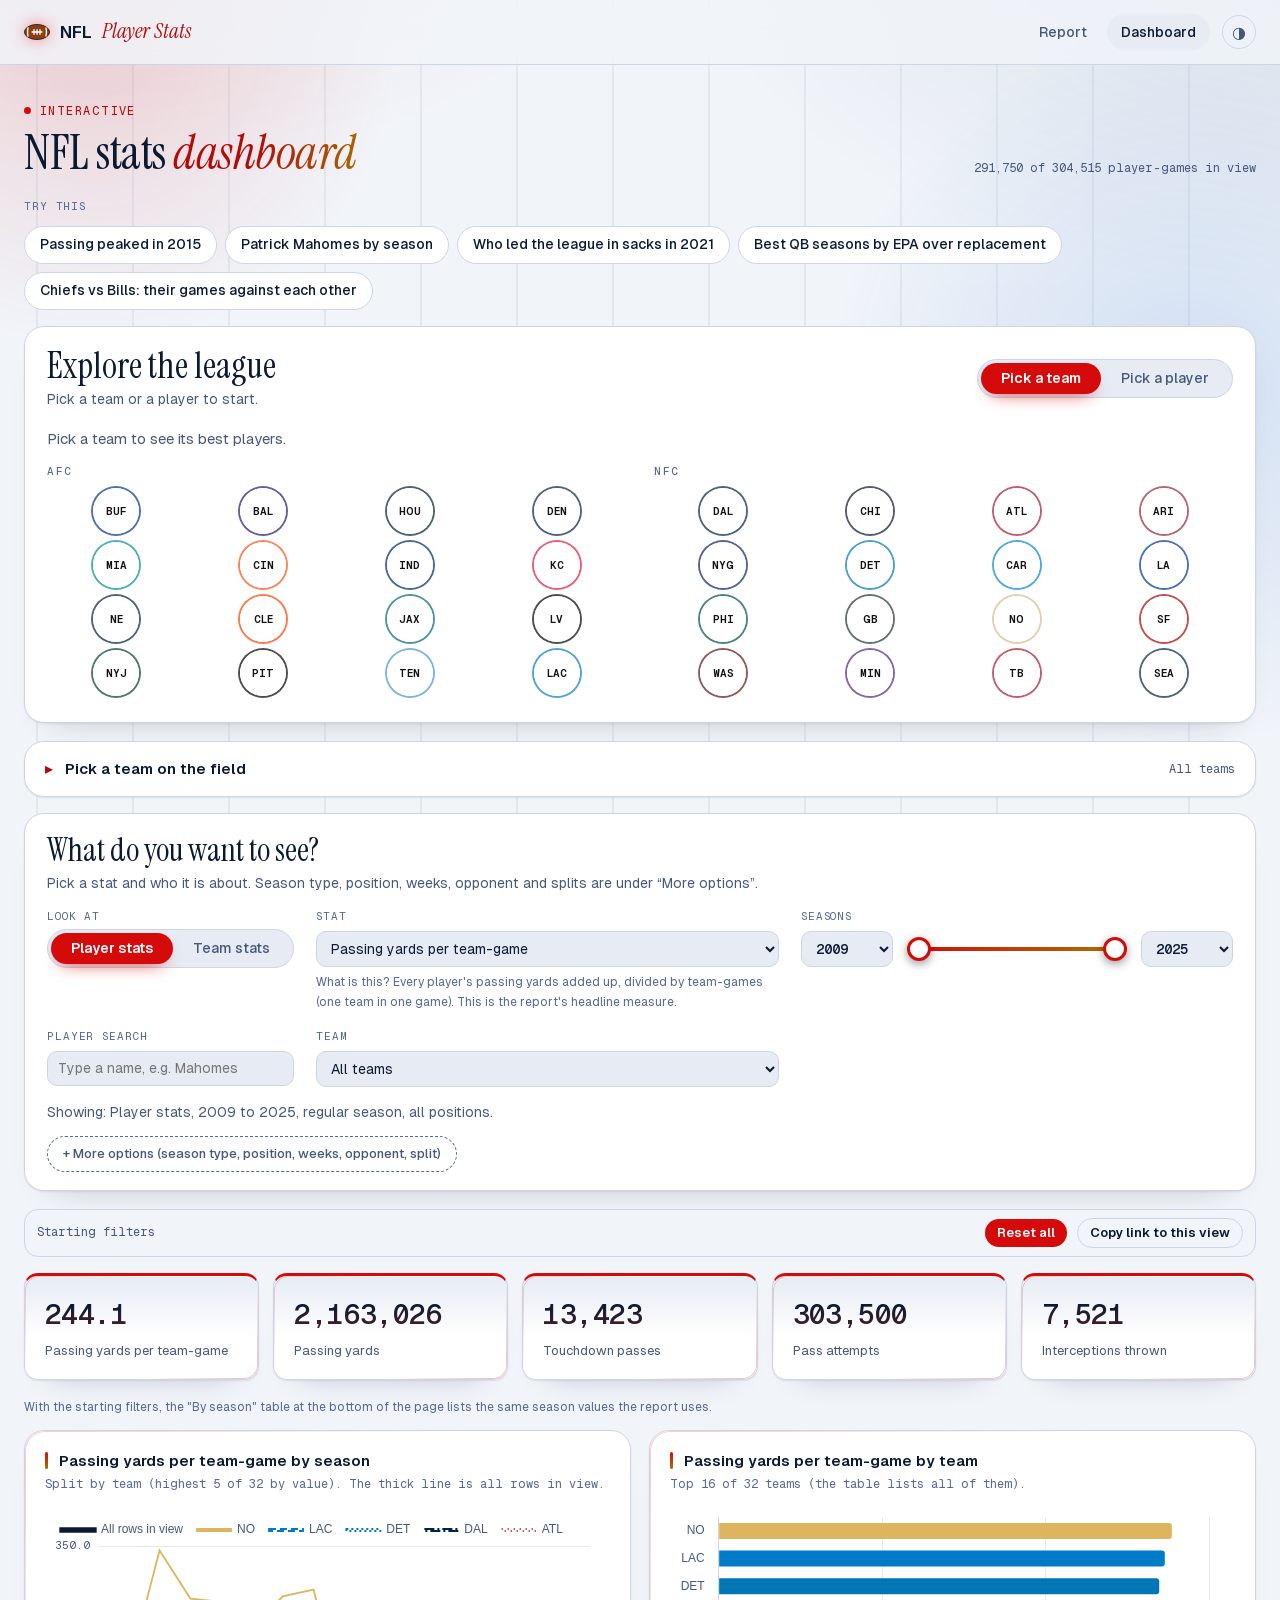
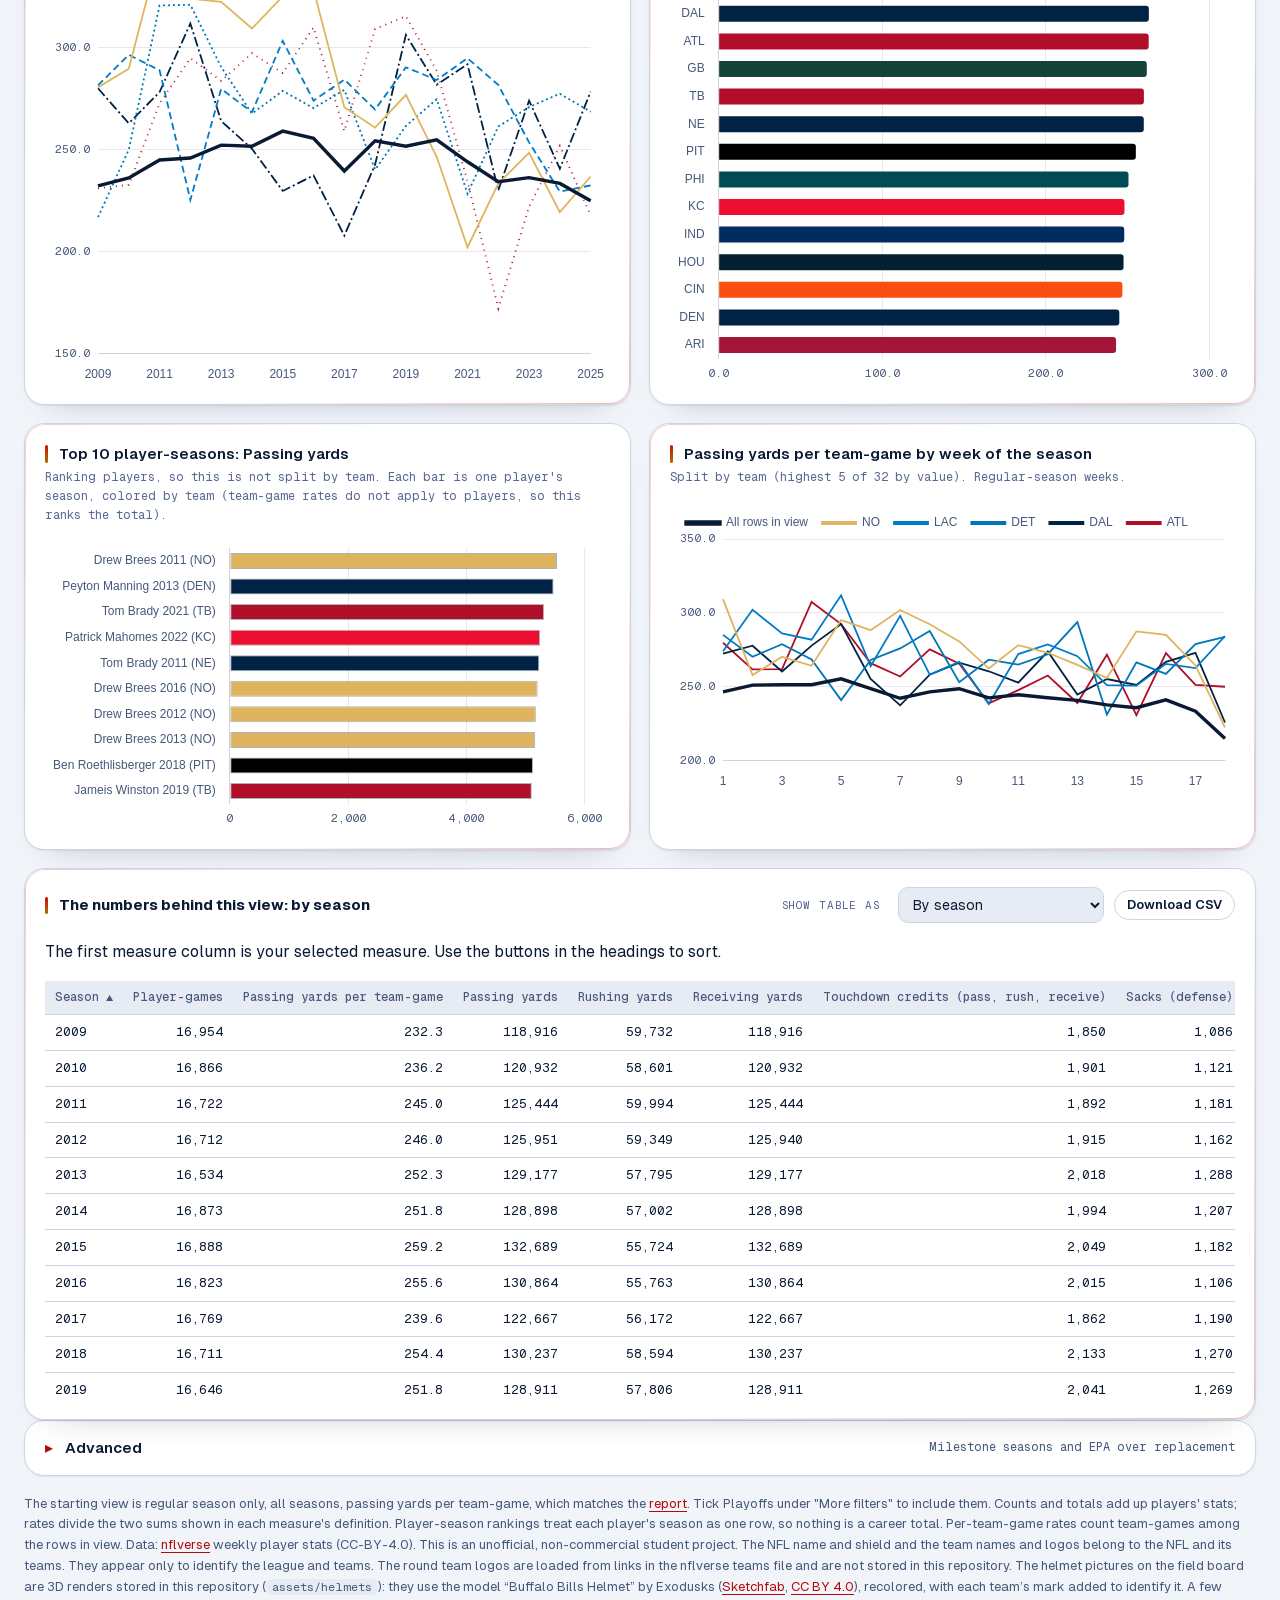
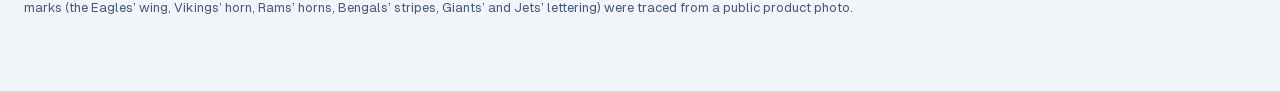
<file: dashboard.html>
<!doctype html>
<html lang="en">
<head>
<meta charset="utf-8">
<meta name="viewport" content="width=device-width, initial-scale=1">
<title>NFL Stats Dashboard, 2009 to 2025</title>
<meta name="description" content="Explore 300,000 NFL player-games by season, team, position and player. Switch between player and team views and between basic and advanced stats.">
<link rel="stylesheet" href="assets/css/style.css?v=20261002z">
<link rel="stylesheet" href="assets/css/polish.css?v=20261002z">
<link rel="stylesheet" href="assets/css/game.css?v=20261002z">
<link rel="stylesheet" href="assets/css/spotlight.css?v=20261002z">
<link rel="stylesheet" href="assets/css/filters.css?v=20261002z">
<link rel="icon" href="data:image/svg+xml,%3Csvg xmlns='http://www.w3.org/2000/svg' viewBox='0 0 52 32'%3E%3Cellipse cx='26' cy='16' rx='25' ry='15' fill='%238a3f12'/%3E%3Cpath d='M16 16H36M20 11.5V20.5M26 11.5V20.5M32 11.5V20.5' stroke='white' stroke-width='3' stroke-linecap='round'/%3E%3C/svg%3E">
<script>try{var t=localStorage.getItem('theme');if(t)document.documentElement.dataset.theme=t;else if(matchMedia('(prefers-color-scheme: light)').matches)document.documentElement.dataset.theme='light';}catch(e){}</script>
</head>
<body>
<a class="skip" href="#main">Skip to the dashboard</a>
<div class="ambient" aria-hidden="true"></div>
<div class="grain" aria-hidden="true"></div>
<nav class="nav" aria-label="Main">
  <a class="brand" href="index.html"><svg class="brand-ball" viewBox="0 0 52 32" aria-hidden="true"><ellipse cx="26" cy="16" rx="25" ry="15" fill="#8a3f12" stroke="#4d1e06" stroke-width="2"/><g stroke="#fff" stroke-width="2.6" stroke-linecap="round" fill="none"><path d="M8 8Q6 16 8 24M44 8Q46 16 44 24"/><path d="M16 16H36M20 11.5V20.5M26 11.5V20.5M32 11.5V20.5"/></g></svg>NFL <em>Player Stats</em></a>
  <div class="nav-links">
    <a href="index.html">Report</a>
    <a href="dashboard.html" aria-current="page">Dashboard</a>
    <button class="theme-toggle" id="theme-toggle" aria-label="Toggle light and dark theme">&#9681;</button>
  </div>
</nav>

<main class="dash" id="main">
  <div class="dash-head">
    <div>
      <span class="eyebrow">Interactive</span>
      <h1>NFL stats <em>dashboard</em></h1>
    </div>
    <div class="status" id="status">Loading data&hellip;</div>
  </div>
  <div class="sr" id="announce" role="status" aria-live="polite"></div>

  <div class="loading card" id="loading">
    <div class="progress"><div class="progress-bar" id="progress-bar"></div></div>
    <p id="loading-text">Loading 17 seasons of player-games. The first visit downloads all the data, so it takes a few seconds&hellip;</p>
  </div>
  <noscript><p class="card loading">This dashboard needs JavaScript to load and filter the data. The <a href="index.html">report</a> works without it.</p></noscript>

  <div id="app" hidden>
    <section class="presets" aria-label="One-click starting points">
      <span class="lbl">Try this</span>
      <div class="preset-row" id="presets"></div>
    </section>

    <details class="card fieldpanel" id="field-panel">
      <summary><span class="fp-title">Pick a team on the field</span><span class="fp-current" id="field-current">All teams</span></summary>
      <div class="fp-body">
        <p class="field-status" id="field-status" hidden></p>
        <div id="field-root" class="fieldbody" role="group" aria-label="Team picker"></div>
      </div>
    </details>

    <section class="card filters askbar" aria-label="What to look at">
      <div class="fl-head">
        <div>
          <h2 class="fl-title">What do you want to see?</h2>
          <p class="fl-sub">Pick a stat and who it is about. Season type, position, weeks, opponent and splits are under &ldquo;More options&rdquo;.</p>
        </div>
      </div>
      <div class="ask-grid">
        <div class="field fl-view">
          <span class="lbl" id="lbl-view">Look at</span>
          <div class="seg" role="group" aria-labelledby="lbl-view">
            <button type="button" id="view-players" aria-pressed="true">Player stats</button>
            <button type="button" id="view-teams" aria-pressed="false">Team stats</button>
          </div>
        </div>
        <div class="field ask-measure">
          <label for="m-select">Stat</label>
          <select id="m-select"></select>
          <p class="hint" id="m-desc"></p>
        </div>
        <div class="field ask-seasons">
          <label for="f-season-min">Seasons</label>
          <div class="range" id="season-range"><select id="f-season-min"></select><div class="range-slot" id="season-slot"></div><select id="f-season-max" aria-label="Season to"></select></div>
        </div>
        <div class="field search" id="player-field">
          <label for="player-search">Find a player</label>
          <input id="player-search" type="search" placeholder="Type a name, e.g. Mahomes" autocomplete="off" role="combobox" aria-autocomplete="list" aria-expanded="false" aria-controls="player-results" aria-describedby="player-help">
          <ul class="results" id="player-results" hidden role="listbox" aria-label="Matching players"></ul>
          <span class="sr" id="player-help">Type at least two letters, then use the arrow keys to choose a player and Enter to select.</span>
        </div>
        <div class="field">
          <label for="f-team">Team</label>
          <select id="f-team"></select>
        </div>
      </div>
      <p class="sentence" id="view-sentence"></p>
      <button class="more-toggle" id="more-toggle" type="button" aria-expanded="false" aria-controls="more-filters">More options (season type, position, weeks, opponent, split) <span id="more-count"></span></button>
      <div class="filter-grid more-grid" id="more-filters" hidden>
        <div class="field">
          <span class="lbl" id="lbl-st">Season type</span>
          <div class="chips" id="chips-season_type" role="group" aria-labelledby="lbl-st"></div>
        </div>
        <div class="field wide2">
          <span class="lbl" id="lbl-pos">Position group</span>
          <div class="chips" id="chips-position_group" role="group" aria-labelledby="lbl-pos"></div>
        </div>
        <div class="field">
          <label for="f-week-min">Week from</label>
          <div class="pair"><select id="f-week-min"></select><span>to</span><select id="f-week-max" aria-label="Week to"></select></div>
        </div>
        <div class="field">
          <label for="f-opp">Opponent</label>
          <select id="f-opp"></select>
        </div>
        <div class="field">
          <span class="lbl" id="lbl-unit">Unit</span>
          <div class="chips" id="chips-unit" role="group" aria-labelledby="lbl-unit"></div>
        </div>
        <div class="field">
          <label for="b-select">Split the charts by</label>
          <select id="b-select"></select>
          <p class="hint" id="b-desc">Splits the trend, category and week charts and the table.</p>
        </div>
        <div class="field minrow" id="min-row" hidden>
          <label for="min-select">Minimum sample</label>
          <select id="min-select"></select>
          <p class="hint" id="min-line"></p>
        </div>
        <details class="glossary-box">
          <summary>Glossary of every stat</summary>
          <dl class="glossary" id="glossary"></dl>
        </details>
      </div>
    </section>

    <div class="actionbar" id="actionbar">
      <span class="filter-count" id="filter-count"></span>
      <button class="btn small" id="btn-reset" type="button">Reset all</button>
      <button class="btn ghost small" id="btn-link" type="button">Copy link to this view</button>
    </div>

    <div class="banner card" id="player-banner" hidden></div>
    <p class="notice card" id="player-notice" role="status" hidden></p>

    <section class="summary" id="summary" aria-label="Summary numbers"></section>

    <p class="filter-note" id="report-note">With the starting filters, the "By season" table at the bottom of the page lists the same season values the report uses.</p>

    <section class="charts" aria-label="Charts">
      <div class="card panel"><h2 id="t1"></h2><p class="sub" id="s1"></p><div class="chart-box"><canvas id="c1" role="img" aria-label="Trend by season"></canvas></div><p class="empty" id="e1" hidden></p></div>
      <div class="card panel"><h2 id="t2"></h2><p class="sub" id="s2"></p><div class="chart-box" id="box2"><canvas id="c2" role="img" aria-label="Measure by category"></canvas></div><p class="empty" id="e2" hidden></p></div>
      <div class="card panel"><h2 id="t3"></h2><p class="sub" id="s3"></p><div class="chart-box"><canvas id="c3" role="img" aria-label="Top player-seasons"></canvas></div><p class="empty" id="e3" hidden></p></div>
      <div class="card panel"><h2 id="t4"></h2><p class="sub" id="s4"></p><div class="chart-box"><canvas id="c4" role="img" aria-label="Measure by week"></canvas></div><p class="empty" id="e4" hidden></p></div>
    </section>

    <section class="card table-panel" aria-label="Table">
      <div class="table-head">
        <h2 id="table-title">The numbers behind this view</h2>
        <div class="table-tools">
          <label class="tv-label" for="table-view">Show table as</label>
          <select id="table-view"></select>
          <button class="btn ghost small" id="btn-csv" type="button">Download CSV</button>
        </div>
      </div>
      <p class="sub" id="table-note"></p>
      <div class="tablewrap" id="table-box" tabindex="0" role="region" aria-label="Table of the numbers behind the current view (scrollable)"></div>
    </section>

    <details class="card advanced" id="advanced">
      <summary><span class="fp-title">Advanced</span><span class="fp-current">Milestone seasons and EPA over replacement</span></summary>
      <div class="adv-body">
        <h2>Milestone seasons in view</h2>
        <p class="sub">Player-seasons that reached each mark. These follow the filters above.</p>
        <section class="summary small" id="milestones" aria-label="Milestone seasons in view"></section>

        <section class="deep" id="deep" aria-label="EPA over replacement">
          <div class="table-head">
            <div>
              <h2>Deep dive: EPA over replacement</h2>
              <p class="sub"><strong>This panel ignores the filters above</strong>; it always uses the regular season, for the season and position you pick here.
              Expected points a player added beyond a replacement-level player on the same workload. How it is computed: findings
              <a href="index.html#f11">11</a> and <a href="index.html#f12">12</a> of the report.</p>
            </div>
            <div class="table-tools">
              <label class="sr" for="d-season">Season</label><select id="d-season"></select>
              <label class="sr" for="d-pos">Position</label><select id="d-pos"></select>
            </div>
          </div>
          <div class="chart-box" id="box5"><canvas id="c5" role="img" aria-label="Top players by EPA over replacement"></canvas></div>
          <p class="empty" id="e5" hidden></p>
          <p class="hint" id="d-note"></p>
          <div class="tablewrap" id="d-table" tabindex="0" role="region" aria-label="Top players by EPA over replacement (scrollable)"></div>
        </section>
      </div>
    </details>

    <p class="method">
      The starting view is regular season only, all seasons, passing yards per team-game, which matches the <a href="index.html">report</a>. Tick Playoffs under "More filters" to include them.
      Counts and totals add up players' stats; rates divide the two sums shown in each measure's definition. Player-season rankings
      treat each player's season as one row, so nothing is a career total. Per-team-game rates count team-games among the rows in view.
      Data: <a href="https://github.com/nflverse/nflverse-data">nflverse</a> weekly player stats (CC-BY-4.0). This is an unofficial, non-commercial student project. The NFL name and shield and the team names and logos belong to the NFL and its teams. They appear only to identify the league and teams. The round team logos are loaded from links in the nflverse teams file and are not stored in this repository. The helmet pictures on the field board are 3D renders stored in this repository (<code>assets/helmets</code>): they use the model &ldquo;Buffalo Bills Helmet&rdquo; by Exodusks (<a href="https://sketchfab.com/3d-models/buffalo-bills-helmet-fd471344bf9c4900b8cc0f59fedb8093">Sketchfab</a>, <a href="https://creativecommons.org/licenses/by/4.0/">CC BY 4.0</a>), recolored, with each team&rsquo;s mark added to identify it. A few marks (the Eagles&rsquo; wing, Vikings&rsquo; horn, Rams&rsquo; horns, Bengals&rsquo; stripes, Giants&rsquo; and Jets&rsquo; lettering) were traced from a public product photo.
    </p>
  </div>
</main>

<script src="assets/js/chart.umd.min.js"></script>
<script src="assets/js/stats.js?v=20261002z"></script>
<script src="assets/js/charts.js?v=20261002z"></script>
<script src="assets/js/teams.js?v=20261002z"></script>
<script src="assets/js/field.js?v=20261002z"></script>
<script src="assets/js/game.js?v=20261002z"></script>
<script src="assets/js/dashboard.js?v=20261002z"></script>
<script src="assets/js/polish.js?v=20261002z" defer></script>
<script src="assets/js/spotlight.js?v=20261002z" defer></script>
<script src="assets/js/filters.js?v=20261002z" defer></script>
</body>
</html>
</file>
<file: assets/css/style.css>
/* Shared styles for the report and the dashboard.
   Design tokens follow the "warm instrument panel" look: dark by default, cream light theme. */
@font-face { font-family: "Geist"; src: url("../fonts/GeistVF.woff") format("woff"); font-weight: 100 900; font-display: swap; }
@font-face { font-family: "Geist Mono"; src: url("../fonts/GeistMonoVF.woff") format("woff"); font-weight: 100 900; font-display: swap; }
@font-face { font-family: "Bebas Neue"; src: url("../fonts/BebasNeue-Regular.woff2") format("woff2"); font-weight: 400; font-display: swap; }
@font-face { font-family: "Instrument Serif"; src: url("../fonts/InstrumentSerif-Regular.woff2") format("woff2"); font-style: normal; font-display: swap; }
@font-face { font-family: "Instrument Serif"; src: url("../fonts/InstrumentSerif-Italic.woff2") format("woff2"); font-style: italic; font-display: swap; }

:root {
  color-scheme: dark;
  /* NFL palette: deep navy, league red, white, turf green, gold */
  --bg: #050b18;
  --surface: #0b1730;
  --surface2: #112044;
  --line: #1d3260;
  --fg: #f5f7fb;
  --dim: #a6b4d0;
  --faint: #8496bf;
  --focus: #ffb612;
  --accent: #e5141a;        /* fills: buttons, bars, active chips */
  --accent-text: #ff6262;   /* red text and links on navy */
  --accent-ink: #ffffff;    /* text on an accent fill */
  --gold: #ffb612;
  --turf: #1f7a3a;
  --up: #3ddc84;
  --down: #ff5c5c;
  --glow-a: rgba(229, 20, 26, 0.16);
  --glow-b: rgba(1, 51, 105, 0.70);
  --grid: rgba(255, 255, 255, 0.08);
  --yard: rgba(255, 255, 255, 0.05);
  /* categorical chart slots, fixed order (dark steps) */
  --series-1: #3987e5; --series-2: #d95926; --series-3: #199e70; --series-4: #c98500;
  --series-5: #d55181; --series-6: #008300; --series-7: #9085e9; --series-8: #e66767;
  --serif: "Instrument Serif", ui-serif, Georgia, serif;
  --sans: "Geist", ui-sans-serif, system-ui, sans-serif;
  --mono: "Geist Mono", ui-monospace, SFMono-Regular, monospace;
}
:root[data-theme="light"] {
  color-scheme: light;
  --bg: #f1f4f9;
  --surface: #ffffff;
  --surface2: #e6ebf4;
  --line: #ccd5e6;
  --fg: #0a1a33;
  --dim: #46587a;
  --faint: #566790;
  --focus: #0a4fc4;
  --accent: #d50a0a;
  --accent-text: #b50808;
  --accent-ink: #ffffff;
  --gold: #a87400;
  --turf: #1f7a3a;
  --up: #12995a;
  --down: #d03b3b;
  --glow-a: rgba(213, 10, 10, 0.08);
  --glow-b: rgba(1, 51, 105, 0.10);
  --grid: rgba(0, 0, 0, 0.09);
  --yard: rgba(1, 51, 105, 0.06);
  --series-1: #2a78d6; --series-2: #eb6834; --series-3: #1baf7a; --series-4: #eda100;
  --series-5: #e87ba4; --series-6: #008300; --series-7: #4a3aa7; --series-8: #e34948;
}

* { box-sizing: border-box; }
html { scroll-behavior: smooth; }
body {
  margin: 0; background: var(--bg); color: var(--fg);
  font-family: var(--sans); font-size: 16px; line-height: 1.6;
  -webkit-font-smoothing: antialiased; min-height: 100vh;
}
.ambient {
  position: fixed; inset: 0; z-index: 0; pointer-events: none;
  background:
    radial-gradient(60vw 45vh at 12% -5%, var(--glow-a), transparent 70%),
    radial-gradient(70vw 55vh at 100% 0%, var(--glow-b), transparent 72%),
    repeating-linear-gradient(90deg, var(--yard) 0 2px, transparent 2px 96px);
}
.grain {
  position: fixed; inset: 0; z-index: 0; pointer-events: none; opacity: 0.05; mix-blend-mode: overlay;
  background-image: url("data:image/svg+xml;utf8,<svg xmlns='http://www.w3.org/2000/svg' width='160' height='160'><filter id='n'><feTurbulence type='fractalNoise' baseFrequency='0.9' numOctaves='2'/></filter><rect width='100%' height='100%' filter='url(%23n)'/></svg>");
}
nav, main, header, footer { position: relative; z-index: 1; }
a { color: var(--accent-text); text-underline-offset: 3px; }
code { font-family: var(--mono); font-size: 0.9em; background: var(--surface2); padding: 1px 6px; border-radius: 6px; }
em { font-family: var(--serif); font-style: italic; font-weight: 400; }

/* nav */
.nav {
  position: sticky; top: 0; z-index: 20; display: flex; align-items: center; justify-content: space-between;
  padding: 14px 24px; background: color-mix(in srgb, var(--bg) 82%, transparent);
  backdrop-filter: blur(14px); border-bottom: 1px solid var(--line);
}
.brand { display: flex; align-items: center; gap: 10px; color: var(--fg); text-decoration: none; font-weight: 600; font-size: 17px; }
.brand em { font-size: 21px; color: var(--accent-text); }
.brand-ball { width: 26px; height: 16px; flex: none; filter: drop-shadow(0 0 8px rgba(229,20,26,.45)); }
.nav-links { display: flex; align-items: center; gap: 6px; }
.nav-links a {
  color: var(--dim); text-decoration: none; padding: 7px 14px; border-radius: 999px; font-size: 14px;
  font-weight: 500; transition: color .2s, background .2s;
}
.nav-links a:hover { color: var(--fg); }
.nav-links a[aria-current="page"] { color: var(--fg); background: var(--surface2); }
.theme-toggle {
  background: none; border: 1px solid var(--line); color: var(--dim); width: 34px; height: 34px;
  border-radius: 50%; cursor: pointer; font-size: 16px; margin-left: 6px;
}
.theme-toggle:hover { color: var(--fg); border-color: var(--faint); }

/* hero */
.hero { max-width: 900px; margin: 0 auto; padding: 72px 24px 28px; }
.eyebrow { font-family: var(--mono); font-size: 12px; letter-spacing: .12em; text-transform: uppercase; color: var(--accent-text); }
h1 { font-family: var(--serif); font-weight: 400; font-size: clamp(40px, 7vw, 72px); line-height: 1.02; margin: 14px 0 10px; letter-spacing: -0.01em; }
h1 em { color: var(--accent-text); }
.byline { font-family: var(--mono); font-size: 13px; color: var(--dim); margin: 0 0 22px; }
.lede { font-size: 18px; color: var(--dim); max-width: 760px; }
.btn {
  display: inline-block; margin-top: 12px; padding: 11px 20px; border-radius: 999px; background: var(--accent);
  color: var(--accent-ink); font-weight: 600; text-decoration: none; font-size: 15px; border: 0; cursor: pointer; font-family: var(--sans);
}
.btn:hover { filter: brightness(1.08); }
.btn.ghost { background: transparent; color: var(--fg); border: 1px solid var(--line); }
.btn.ghost:hover { border-color: var(--accent); color: var(--accent-text); }

/* cards */
.card { background: var(--surface); border: 1px solid var(--line); border-radius: 20px; box-shadow: inset 0 1px 0 rgba(255,255,255,.04); }

/* kpis */
.kpis { max-width: 1100px; margin: 0 auto; padding: 24px; display: grid; grid-template-columns: repeat(auto-fit, minmax(170px, 1fr)); gap: 14px; }
.kpi { padding: 16px 20px 18px; border-radius: 14px; border-top: 3px solid var(--accent); background: linear-gradient(180deg, var(--surface2), var(--surface) 60%); }
.kpi-value { font-family: var(--mono); font-size: clamp(22px, 3vw, 30px); font-weight: 600; letter-spacing: -0.02em; font-variant-numeric: tabular-nums; }
.kpi-label { font-size: 13px; color: var(--dim); margin-top: 4px; }

/* findings */
.finding {
  max-width: 1100px; margin: 0 auto; padding: 56px 24px; display: grid; grid-template-columns: minmax(0, 5fr) minmax(0, 6fr);
  gap: 40px; align-items: start; position: relative;
}
/* sideline hash marks between sections */
.finding::before {
  content: ""; position: absolute; left: 24px; right: 24px; top: 0; height: 9px;
  background: repeating-linear-gradient(90deg, var(--line) 0 2px, transparent 2px 14px);
  border-top: 2px solid var(--line);
}
.finding-text h2 { font-family: var(--serif); font-weight: 400; font-size: clamp(26px, 3.2vw, 36px); line-height: 1.12; margin: 10px 0 16px; }
.finding-text p { color: var(--dim); margin: 0 0 14px; }
.finding-text ul { color: var(--dim); padding-left: 20px; }
.finding-text li { margin-bottom: 8px; }
.finding-text strong { color: var(--fg); font-weight: 600; }
.glossary { color: var(--dim); margin: 0 0 14px; }
.glossary dt { color: var(--fg); font-weight: 600; margin-top: 10px; }
.glossary dd { margin: 2px 0 0; }
.finding-text.wide { grid-column: 1 / -1; max-width: 800px; }
.data-section { grid-template-columns: 1fr; }
.chart-card { margin: 0; padding: 20px 20px 12px; }
.chart-box { position: relative; width: 100%; }
.numbers { margin-top: 10px; border-top: 1px solid var(--line); padding-top: 10px; }
.numbers summary { cursor: pointer; font-size: 13px; color: var(--dim); font-family: var(--mono); }
.numbers summary:hover { color: var(--accent-text); }
.tablewrap { overflow: auto; max-height: 340px; margin-top: 10px; }
table.data { border-collapse: collapse; width: 100%; font-size: 13px; }
table.data th, table.data td { padding: 7px 10px; text-align: right; border-bottom: 1px solid var(--line); white-space: nowrap; }
table.data th:first-child, table.data td:first-child { text-align: left; }
table.data th { position: sticky; top: 0; background: var(--surface2); color: var(--dim); font-weight: 500; font-family: var(--mono); font-size: 12px; }
table.data td { font-family: var(--mono); }
table.data th.t, table.data td.t { text-align: left; }
table.data th { white-space: normal; vertical-align: bottom; }
table.data td { vertical-align: top; }
table.data td.w { white-space: normal; min-width: 14em; }
.chart-card { min-width: 0; }
.footer { text-align: center; color: var(--faint); font-size: 13px; padding: 40px 24px 60px; border-top: 1px solid var(--line); }

/* dashboard */
.dash { max-width: 1280px; margin: 0 auto; padding: 32px 24px 60px; }
.dash-head { display: flex; align-items: flex-end; justify-content: space-between; flex-wrap: wrap; gap: 12px; margin-bottom: 20px; }
.dash-head h1 { font-size: clamp(32px, 5vw, 48px); margin: 6px 0 0; }
.status { font-family: var(--mono); font-size: 12px; color: var(--dim); }
.filters { padding: 18px 20px; margin-bottom: 18px; }
.filter-grid { display: grid; grid-template-columns: repeat(4, minmax(0, 1fr)); gap: 16px 20px; align-items: start; }
.filters .seg { margin-top: 0; }
.field label, .field .lbl { display: block; font-family: var(--mono); font-size: 11px; letter-spacing: .08em; text-transform: uppercase; color: var(--faint); margin-bottom: 6px; }
select {
  width: 100%; background: var(--surface2); color: var(--fg); border: 1px solid var(--line); border-radius: 10px;
  padding: 8px 10px; font-family: var(--sans); font-size: 14px;
}
:focus-visible { outline: 3px solid var(--focus); outline-offset: 2px; }
select:focus-visible, input:focus-visible { outline-offset: 1px; }
.chips { display: flex; flex-wrap: wrap; gap: 6px; }
.chip {
  background: var(--surface2); color: var(--dim); border: 1px solid var(--line); border-radius: 999px; padding: 4px 11px;
  font-size: 13px; cursor: pointer; font-family: var(--sans);
}
.chip[aria-pressed="true"] { background: var(--accent); color: var(--accent-ink); border-color: var(--accent); font-weight: 600; }
.filter-actions { display: flex; align-items: center; gap: 14px; margin-top: 16px; }
.filter-actions .btn { margin: 0; padding: 8px 16px; font-size: 14px; }
.controls { display: flex; flex-wrap: wrap; gap: 24px; margin-bottom: 18px; padding: 14px 20px; align-items: flex-start; }
.controls .field { flex: 1 1 260px; }
.summary { display: grid; grid-template-columns: repeat(auto-fit, minmax(190px, 1fr)); gap: 14px; margin-bottom: 18px; }
.summary .kpi-value { font-size: clamp(20px, 2.3vw, 28px); overflow-wrap: anywhere; }
.charts { display: grid; grid-template-columns: repeat(2, minmax(0, 1fr)); gap: 18px; margin-bottom: 18px; }
.panel { padding: 18px 20px 14px; }
.panel h2 { margin: 0 0 2px; font-size: 15px; font-weight: 600; }
.panel .sub { color: var(--faint); font-size: 12px; margin: 0 0 10px; font-family: var(--mono); }
.panel .chart-box { height: 300px; }
.panel.tall .chart-box { height: 560px; }
.panel.span2 { grid-column: 1 / -1; }
.table-panel { padding: 18px 20px; }
.table-panel .tablewrap { max-height: 420px; }
.table-head { display: flex; justify-content: space-between; align-items: center; flex-wrap: wrap; gap: 10px; margin-bottom: 4px; }
.table-head h2 { margin: 0; font-size: 15px; }
.table-head select { width: auto; }
table.data th.sortable { cursor: pointer; }
table.data th.sortable:hover { color: var(--accent-text); }
.method { color: var(--dim); font-size: 13px; margin-top: 18px; }
.empty { color: var(--dim); text-align: center; padding: 40px 0; }

@media (max-width: 860px) {
  .finding { grid-template-columns: 1fr; gap: 24px; padding: 40px 16px; }
  .charts { grid-template-columns: 1fr; }
  .hero { padding-top: 44px; }
  .nav { padding: 12px 16px; }
  .dash, .kpis { padding-left: 16px; padding-right: 16px; }
}
@media (prefers-reduced-motion: reduce) { html { scroll-behavior: auto; } * { transition: none !important; } }

/* dashboard additions */
[hidden] { display: none !important; }
.sr { position: absolute; width: 1px; height: 1px; overflow: hidden; clip: rect(0 0 0 0); white-space: nowrap; }
.loading { padding: 28px; text-align: center; color: var(--dim); }
.progress { height: 6px; border-radius: 999px; background: var(--surface2); overflow: hidden; margin: 0 auto 14px; max-width: 420px; }
.progress-bar { height: 100%; width: 0; background: var(--accent); transition: width .2s; }
.pair { display: flex; align-items: center; gap: 8px; }
.pair span { color: var(--faint); font-size: 13px; }
.field.wide2 { grid-column: span 2; }
.field.wide3 { grid-column: span 3; }
.field.wide4 { grid-column: 1 / -1; }
.field.search { position: relative; }
input[type="search"] {
  width: 100%; background: var(--surface2); color: var(--fg); border: 1px solid var(--line); border-radius: 10px;
  padding: 8px 10px; font-family: var(--sans); font-size: 14px;
}
.results {
  position: absolute; left: 0; right: 0; top: calc(100% + 4px); z-index: 30; margin: 0; padding: 4px; list-style: none;
  background: var(--surface); border: 1px solid var(--line); border-radius: 12px; box-shadow: 0 12px 30px rgba(0,0,0,.35);
}
.results li { display: flex; justify-content: space-between; gap: 12px; padding: 8px 10px; border-radius: 8px; cursor: pointer; font-size: 14px; }
.results li:hover { background: var(--surface2); }
.results li span { color: var(--dim); font-family: var(--mono); font-size: 12px; }
.results li.none { color: var(--dim); cursor: default; }
.banner { display: flex; align-items: center; justify-content: space-between; gap: 16px; padding: 12px 18px; margin-bottom: 18px; font-size: 14px; color: var(--dim); }
.banner span { color: var(--fg); }
.notice { margin: -8px 0 18px; padding: 12px 18px; font-size: 14px; color: var(--fg); border-left: 3px solid var(--accent); }
.hint { color: var(--faint); font-size: 12px; margin: 6px 0 0; }
.summary.small { margin-top: -4px; }
.summary.small .kpi { padding: 12px 16px; }
.summary.small .kpi-value { font-size: 20px; }
.table-tools { display: flex; align-items: center; gap: 10px; }
.table-tools select { width: auto; }
.btn.small { padding: 6px 12px; font-size: 13px; margin: 0; }
.filter-note { color: var(--faint); font-size: 12px; }
.panel .empty { padding: 60px 10px; }
@media (max-width: 860px) { .filter-grid { grid-template-columns: repeat(2, minmax(0, 1fr)); } .field.wide3 { grid-column: 1 / -1; } .banner { flex-direction: column; align-items: flex-start; } }

/* players / teams switch and deep dive */
.viewbar { display: flex; align-items: center; justify-content: space-between; gap: 20px; flex-wrap: wrap; padding: 14px 20px; margin-bottom: 18px; }
.viewbar .hint { margin: 0; max-width: 620px; }
.seg { display: inline-flex; background: var(--surface2); border: 1px solid var(--line); border-radius: 999px; padding: 3px; margin-top: 6px; }
.seg button { border: 0; background: transparent; color: var(--dim); padding: 7px 20px; border-radius: 999px; font-family: var(--sans); font-size: 14px; font-weight: 500; cursor: pointer; }
.seg button[aria-pressed="true"] { background: var(--accent); color: var(--accent-ink); font-weight: 600; }
.deep { padding: 18px 0 0; margin-top: 22px; border-top: 1px solid var(--line); }
.deep .chart-box { height: 420px; }
.deep .tablewrap { max-height: 360px; }

/* team badges and the field widget */
.badge { display: inline-flex; align-items: center; gap: 7px; white-space: nowrap; }
.badge img, .badge i { width: 22px; height: 22px; flex: none; border-radius: 50%; object-fit: contain; }
.badge i { display: inline-block; text-align: center; font: 700 8px/22px var(--mono); color: var(--ink, #fff); font-style: normal; background: var(--c, var(--surface2)); }
.badge img { background: rgba(255,255,255,.92); padding: 2px; }
.fieldcard { max-width: 1180px; margin: 12px auto 0; padding: 18px 18px 14px; position: relative; overflow: hidden; }
.fieldbody h2 { display: none; }
.fieldcard h2 { font-family: var(--serif); font-weight: 400; font-size: 28px; margin: 0 0 2px; }
.field-head { display: flex; align-items: flex-end; justify-content: space-between; gap: 16px; flex-wrap: wrap; margin-bottom: 12px; }
.field-head p { margin: 0; color: var(--dim); font-size: 14px; max-width: 560px; }
.field-tools { display: flex; align-items: center; gap: 10px; flex-wrap: wrap; }
.field-tools select { width: auto; }
.fieldcard { perspective: 1200px; }
.field-wrap { position: relative; border-radius: 14px; overflow: hidden; border: 1px solid var(--line); background: var(--surface);
  box-shadow: inset 0 1px 0 rgba(255,255,255,.07), 0 2px 4px rgba(2,8,24,.35), 0 28px 50px -26px rgba(2,8,24,.9);
  transform: rotateX(var(--rx, 0deg)) rotateY(var(--ry, 0deg)); transition: transform .35s cubic-bezier(.22,1,.36,1), box-shadow .35s, border-color .3s; will-change: transform; }
.field-wrap:hover { border-color: color-mix(in srgb, var(--accent) 38%, var(--line)); box-shadow: inset 0 1px 0 rgba(255,255,255,.09), 0 4px 8px rgba(2,8,24,.4), 0 40px 60px -28px rgba(2,8,24,.95); }
.field-wrap::after { content: ""; position: absolute; inset: 0; pointer-events: none; border-radius: inherit; opacity: 0; transition: opacity .35s;
  background: radial-gradient(420px circle at var(--mx, 50%) var(--my, 0%), rgba(255,255,255,.07), transparent 60%), linear-gradient(180deg, rgba(255,255,255,.06), transparent 22%); }
.field-wrap:hover::after { opacity: 1; }
:root[data-theme="light"] .field-wrap { box-shadow: inset 0 1px 0 #fff, 0 2px 4px rgba(10,26,51,.1), 0 26px 44px -28px rgba(10,26,51,.45); }
@media (prefers-reduced-motion: reduce) { .field-wrap { transform: none; transition: none; } }
.field-wrap canvas { display: block; width: 100%; height: auto; aspect-ratio: 2 / 1; cursor: default; touch-action: manipulation; }
.field-tip {
  position: absolute; z-index: 5; pointer-events: none; min-width: 190px; padding: 10px 12px; border-radius: 12px; font-size: 13px;
  background: rgba(5, 11, 24, .94); color: #f5f7fb; border: 1px solid var(--line); box-shadow: 0 10px 26px rgba(0,0,0,.45);
}
.field-tip b { display: block; font-size: 14px; margin-bottom: 2px; }
.field-tip .badge span { display: none; }
.field-tip .badge i { display: none; }
.field-tip .row { display: flex; justify-content: space-between; gap: 14px; color: #a6b4d0; font-family: var(--mono); font-size: 12px; }
.field-tip .go { color: #ffb612; margin-top: 6px; font-size: 12px; }
.field-caption { color: var(--faint); font-size: 12px; margin: 8px 2px 0; font-family: var(--mono); }
.teamlist { margin-top: 10px; }
.teamlist summary { cursor: pointer; font-family: var(--mono); font-size: 12px; color: var(--dim); }
.teamlist ul { list-style: none; margin: 10px 0 0; padding: 0; display: grid; grid-template-columns: repeat(auto-fill, minmax(190px, 1fr)); gap: 6px 12px; }
.teamlist a { display: flex; align-items: center; gap: 5px; padding: 4px 6px; border-radius: 8px; text-decoration: none; color: var(--fg); font-size: 13px; }
.teamlist a:hover, .teamlist a:focus-visible { background: var(--surface2); }
@media (max-width: 640px) { .field-wrap canvas { aspect-ratio: 4 / 3; } }
@media (max-width: 860px) { .fieldcard { padding: 14px 12px; } }

/* dashboard: presets, collapsed panels, action bar */
:root { --nav-h: 64px; }
.presets { display: flex; align-items: center; gap: 10px 14px; flex-wrap: wrap; margin: 0 0 16px; }
.presets .lbl { font-family: var(--mono); font-size: 11px; letter-spacing: .08em; text-transform: uppercase; color: var(--faint); }
.preset-row { display: flex; flex-wrap: wrap; gap: 8px; }
.preset {
  background: var(--surface); color: var(--fg); border: 1px solid var(--line); border-radius: 999px; padding: 8px 15px;
  font: 500 14px/1.2 var(--sans); cursor: pointer; min-height: 38px;
}
.preset:hover { border-color: var(--accent); color: var(--accent-text); }
.fieldpanel, .advanced { margin-bottom: 16px; padding: 0; }
.fieldpanel > summary, .advanced > summary {
  list-style: none; cursor: pointer; display: flex; align-items: center; gap: 12px; padding: 14px 20px; border-radius: 20px;
}
.fieldpanel > summary::-webkit-details-marker, .advanced > summary::-webkit-details-marker { display: none; }
.fieldpanel > summary::before, .advanced > summary::before { content: "\25B8"; color: var(--accent-text); transition: transform .15s; }
.fieldpanel[open] > summary::before, .advanced[open] > summary::before { transform: rotate(90deg); }
.fp-title { font-weight: 600; font-size: 15px; }
.fp-current { margin-left: auto; color: var(--dim); font-family: var(--mono); font-size: 12px; text-align: right; }
.fp-body, .adv-body { padding: 0 18px 16px; }
.adv-body h2 { margin: 0; font-size: 15px; }
.adv-body .sub { color: var(--dim); font-size: 13px; margin: 2px 0 10px; }
.field-status { margin: 0 0 10px; font-size: 14px; color: var(--fg); display: flex; align-items: center; gap: 10px; flex-wrap: wrap; }
.field-status .btn { margin: 0; }
.more-toggle {
  margin-top: 14px; background: none; border: 1px dashed var(--faint); color: var(--dim); border-radius: 999px; padding: 7px 15px;
  font: 500 13px var(--sans); cursor: pointer; min-height: 36px;
}
.more-toggle:hover { color: var(--fg); border-color: var(--accent); }
.more-toggle::before { content: "+ "; }
.more-toggle[aria-expanded="true"]::before { content: "\2212 "; }
.more-grid { margin-top: 14px; padding-top: 14px; border-top: 1px solid var(--line); }
.sentence { margin: 14px 0 0; color: var(--dim); font-size: 14px; }
.actionbar {
  position: sticky; top: var(--nav-h); z-index: 15; display: flex; align-items: center; gap: 10px; flex-wrap: wrap;
  padding: 8px 12px; margin: 0 0 16px; border: 1px solid var(--line); border-radius: 14px;
  background: color-mix(in srgb, var(--bg) 90%, transparent); backdrop-filter: blur(10px);
}
.actionbar .btn { margin: 0; }
.filter-count { margin-right: auto; font-family: var(--mono); font-size: 12px; color: var(--dim); }
.minrow { margin-top: 14px; }
.minrow select { max-width: 380px; }
.glossary-box { flex: 1 1 100%; border-top: 1px solid var(--line); padding-top: 10px; }
.glossary-box summary { cursor: pointer; font-family: var(--mono); font-size: 12px; color: var(--dim); }
.glossary-box .glossary { max-height: 300px; overflow: auto; margin: 10px 0 0; padding-right: 8px; font-size: 14px; }
.sortbtn { background: none; border: 0; color: inherit; font: inherit; cursor: pointer; padding: 0; text-align: inherit; white-space: nowrap; }
.sortbtn:hover { color: var(--accent-text); }
.tablewrap:focus-visible { outline-offset: 0; }
.skip { position: absolute; left: 12px; top: -64px; z-index: 100; background: var(--accent); color: var(--accent-ink); padding: 10px 16px; border-radius: 10px; font-weight: 600; text-decoration: none; }
.skip:focus { top: 10px; }
.results li.active { background: var(--surface2); }

/* the field's touch tooltip (a second tap, or this button, opens the team) */
.field-tip.sticky { pointer-events: auto; }
.field-tip .go-btn { margin: 8px 0 0; width: 100%; min-height: 44px; }
figcaption.chart-caption { font-size: 13px; color: var(--dim); margin: 0 0 10px; }
table.data caption { caption-side: top; text-align: left; color: var(--dim); font-size: 12px; padding: 4px 0 8px; }

/* headings and focus targets must not hide under the sticky nav (and, on the dashboard, the sticky bar under it) */
html { scroll-padding-top: 80px; }
html:has(.actionbar) { scroll-padding-top: 150px; }

/* phones */
@media (max-width: 600px) {
  .filter-grid { grid-template-columns: minmax(0, 1fr); }
  .field.wide2 { grid-column: auto; }
  .field.wide3 { grid-column: auto; }
  select, input[type="search"] { font-size: 16px; min-height: 44px; }
  .chip, .seg button, .preset, .more-toggle, .btn.small, .btn, .field-tools select, .sortbtn { min-height: 44px; }
  .chip { padding: 4px 14px; display: inline-flex; align-items: center; }
  .seg button { padding: 7px 22px; }
  .theme-toggle { width: 44px; height: 44px; }
  .field-tools .btn.small, .seg button { min-height: 44px; }
  .table-tools select { min-height: 44px; }
  .numbers summary, .teamlist summary, .glossary-box summary { min-height: 44px; display: flex; align-items: center; }
  .fp-current { display: none; }
  .actionbar { gap: 8px; position: static; }
  .filter-count { flex: 1 1 100%; }
  .summary { grid-template-columns: repeat(2, minmax(0, 1fr)); gap: 10px; }
  .summary .kpi { padding: 12px 14px; }
  html:has(.actionbar) { scroll-padding-top: 80px; }
}
@media (max-width: 480px) {
  :root { --nav-h: 56px; }
  .nav { padding: 6px 12px; min-height: 56px; }
  .brand { font-size: 15px; gap: 8px; white-space: nowrap; }
  .brand em { font-size: 18px; }
  .nav-links { gap: 2px; }
  .nav-links a { padding: 0 9px; font-size: 13px; min-height: 44px; display: inline-flex; align-items: center; }
  .theme-toggle { margin-left: 2px; }
}
@media (max-width: 400px) { .brand em { display: none; } }

/* conditional formatting in the season tables on the report: red = lowest, green = highest (scripts/build_report.py sets --cs per cell).
   Each shaded cell is a soft rounded tile; the middle of the range stays unfilled, the ends carry a marker as well as a color. */
.tablewrap.has-cs { max-height: 440px; border: 1px solid var(--line); border-radius: 12px; background: color-mix(in srgb, var(--surface) 70%, transparent); }
.has-cs table.data th, .has-cs table.data td { padding: 5px 10px; border-bottom: 1px solid color-mix(in srgb, var(--line) 45%, transparent); }
.has-cs table.data th { background: var(--surface2); border-bottom: 1px solid var(--line); z-index: 3; } /* above the shaded tiles, which are positioned, so rows scrolling under the header are hidden by it */
.has-cs table.data td:first-child { color: var(--dim); }
table.data td.cs { position: relative; isolation: isolate; background: none; }
table.data td.cs::before { content: ""; position: absolute; inset: 2px 3px; border-radius: 7px; background: var(--cs); z-index: -1; }
table.data td.cs.hi, table.data td.cs.lo { font-weight: 700; padding-left: 24px; }
table.data td.cs.hi::before { box-shadow: inset 0 0 0 1px rgba(46, 189, 115, 0.75); }
table.data td.cs.lo::before { box-shadow: inset 0 0 0 1px rgba(232, 72, 64, 0.75); }
table.data td.cs.hi::after, table.data td.cs.lo::after { position: absolute; left: 8px; top: 50%; transform: translateY(-50%); font-size: 10px; line-height: 1; }
table.data td.cs.hi::after { content: "\25B2"; content: "\25B2" / ""; color: rgb(46, 189, 115); }
table.data td.cs.lo::after { content: "\25BC"; content: "\25BC" / ""; color: rgb(232, 72, 64); }
.cs-legend { display: flex; flex-wrap: wrap; align-items: center; gap: 6px 10px; margin: 10px 0 0; font-family: var(--mono); font-size: 11.5px; color: var(--dim); }
.cs-legend i { width: 120px; height: 8px; border-radius: 6px; background: linear-gradient(90deg, rgba(232, 72, 64, 0.62), rgba(140, 150, 175, 0.12) 50%, rgba(46, 189, 115, 0.62)); box-shadow: inset 0 0 0 1px color-mix(in srgb, var(--line) 80%, transparent); }
.cs-legend em { flex-basis: 100%; font-style: normal; color: var(--faint); }
.numbers-who { margin-top: 12px; }
.numbers-who summary { cursor: pointer; font-size: 12.5px; color: var(--dim); font-family: var(--mono); }
.numbers-who summary:hover { color: var(--accent-text); }

/* report: the text above each chart and above its table, centered and tidied */
.chart-card figcaption.chart-caption { text-align: center; font-family: var(--mono); font-size: 11.5px; letter-spacing: 0.02em; line-height: 1.55; color: var(--faint); margin: 2px auto 14px; max-width: 46ch; text-wrap: balance; }
.chart-card table.data caption { caption-side: top; text-align: center; font-family: var(--serif); font-size: 19px; line-height: 1.2; color: var(--fg); padding: 14px 18px 8px; text-wrap: balance; }
.chart-card table.data caption::before { content: "The numbers behind it"; display: block; margin-bottom: 6px; font-family: var(--mono); font-size: 10.5px; letter-spacing: 0.16em; text-transform: uppercase; color: var(--accent-text); }
.chart-card .cs-legend { justify-content: center; text-align: center; }
.chart-card .cs-legend em { text-align: center; }
</file>
<file: assets/css/polish.css>
/* Visual and motion polish for both pages, loaded after style.css.
   Everything here is decoration: it changes no number, filter or layout.
   To turn it off, delete the <link> to this file and the <script> for polish.js. */

/* slide-in movement near the edges must never cause sideways scrolling (clip, unlike hidden, keeps the sticky nav working) */
body { overflow-x: clip; }

:root {
  --ease: cubic-bezier(0.22, 1, 0.36, 1);
  --lift: 0 20px 40px -22px rgba(2, 8, 24, 0.8);
}
:root[data-theme="light"] { --lift: 0 20px 36px -24px rgba(10, 26, 51, 0.4); }

/* ---- depth ---- */
.card { box-shadow: inset 0 1px 0 rgba(255, 255, 255, 0.05), 0 1px 2px rgba(2, 8, 24, 0.18), 0 18px 38px -28px rgba(2, 8, 24, 0.75); }
:root[data-theme="light"] .card { box-shadow: inset 0 1px 0 #fff, 0 1px 2px rgba(10, 26, 51, 0.08), 0 18px 34px -28px rgba(10, 26, 51, 0.32); }

/* stat cards, chart panels and tables get a glow that follows the pointer (polish.js sets --mx and --my) */
:is(.kpi, .panel, .table-panel, .chart-card) { position: relative; isolation: isolate; }
:is(.kpi, .panel, .table-panel, .chart-card)::before {
  content: ""; position: absolute; inset: 0; border-radius: inherit; z-index: -1; pointer-events: none; opacity: 0;
  background: radial-gradient(360px circle at var(--mx, 50%) var(--my, 0%), color-mix(in srgb, var(--accent) 15%, transparent), transparent 62%);
  transition: opacity 0.35s var(--ease);
}
:is(.kpi, .panel, .table-panel, .chart-card):hover::before { opacity: 1; }
:is(.panel, .table-panel, .chart-card) { transition: border-color 0.3s var(--ease), box-shadow 0.35s var(--ease); }
:is(.panel, .table-panel, .chart-card):hover { border-color: color-mix(in srgb, var(--accent) 38%, var(--line)); }
.kpi { transition: transform 0.35s var(--ease), box-shadow 0.35s var(--ease), border-color 0.3s var(--ease); }
.kpi:hover { transform: translateY(-3px); box-shadow: var(--lift), inset 0 1px 0 rgba(255, 255, 255, 0.06); border-color: color-mix(in srgb, var(--accent) 38%, var(--line)); border-top-color: var(--accent); }

/* gradient hairline border: a bright edge top-left that fades to the accent color bottom-right */
:is(.kpi, .panel, .table-panel, .chart-card)::after {
  content: ""; position: absolute; inset: 0; border-radius: inherit; padding: 1px; pointer-events: none;
  background: linear-gradient(140deg, color-mix(in srgb, #fff 24%, transparent), transparent 34%, transparent 66%, color-mix(in srgb, var(--accent) 38%, transparent));
  -webkit-mask: linear-gradient(#000 0 0) content-box, linear-gradient(#000 0 0); -webkit-mask-composite: xor;
  mask: linear-gradient(#000 0 0) content-box exclude, linear-gradient(#000 0 0);
}
:root[data-theme="light"] :is(.kpi, .panel, .table-panel, .chart-card)::after {
  background: linear-gradient(140deg, color-mix(in srgb, var(--accent) 22%, transparent), transparent 34%, transparent 66%, color-mix(in srgb, var(--accent) 30%, transparent));
}
/* big numbers catch the light */
.kpi-value { background: linear-gradient(180deg, var(--fg) 30%, color-mix(in srgb, var(--fg) 62%, var(--accent))); -webkit-background-clip: text; background-clip: text; color: transparent; text-shadow: none; }
@media (forced-colors: active) { .kpi-value { background: none; color: inherit; } }
/* an accent tick in front of each panel and table title */
:is(.panel, .table-panel) :is(h2, h3) { position: relative; padding-left: 14px; }
:is(.panel, .table-panel) :is(h2, h3)::before {
  content: ""; position: absolute; left: 0; top: 0.22em; bottom: 0.22em; width: 3px; border-radius: 3px; background: linear-gradient(var(--accent), var(--gold));
}
/* the "live" dot on the page label */
.eyebrow::before { content: ""; display: inline-block; width: 7px; height: 7px; margin-right: 9px; border-radius: 50%; background: var(--accent); vertical-align: 1px; }

/* colored light drifting slowly behind the page */
.ambient::before, .ambient::after { content: ""; position: absolute; border-radius: 50%; will-change: transform; }
.ambient::before { width: 48vw; height: 48vw; left: -12vw; top: -16vw; background: radial-gradient(closest-side, color-mix(in srgb, var(--accent) 26%, transparent), transparent); }
.ambient::after { width: 56vw; height: 56vw; right: -16vw; top: 10vh; background: radial-gradient(closest-side, color-mix(in srgb, #1f6bd6 30%, transparent), transparent); }
:root[data-theme="light"] .ambient::before, :root[data-theme="light"] .ambient::after { opacity: 0.5; }
@media (prefers-reduced-motion: no-preference) {
  .ambient::before { animation: drift-a 28s ease-in-out infinite alternate; }
  .ambient::after { animation: drift-b 34s ease-in-out infinite alternate; }
  .eyebrow::before { animation: ping 2.4s ease-out infinite; }
}
@keyframes drift-a { to { transform: translate3d(14vw, 12vh, 0) scale(1.15); } }
@keyframes drift-b { to { transform: translate3d(-12vw, 16vh, 0) scale(0.9); } }
@keyframes ping { 0% { box-shadow: 0 0 0 0 color-mix(in srgb, var(--accent) 70%, transparent); } 75%, 100% { box-shadow: 0 0 0 9px transparent; } }

/* ---- headline ---- */
h1 em {
  background: linear-gradient(100deg, var(--accent-text) 20%, var(--gold) 50%, var(--accent-text) 80%);
  background-size: 220% 100%; -webkit-background-clip: text; background-clip: text; color: transparent;
  animation: sheen 7s linear infinite;
}
@keyframes sheen { to { background-position: -220% 0; } }
@media (forced-colors: active) { h1 em { color: inherit; background: none; } }

/* ---- navigation ---- */
.nav-links a { position: relative; }
.nav-links a::after {
  content: ""; position: absolute; left: 16px; right: 16px; bottom: 3px; height: 2px; border-radius: 2px;
  background: linear-gradient(90deg, var(--accent), var(--gold)); transform: scaleX(0); transform-origin: left; transition: transform 0.35s var(--ease);
}
.nav-links a:hover::after { transform: scaleX(1); }
.nav-links a[aria-current="page"]::after { transform: scaleX(0); }
.brand-ball { transition: transform 0.45s var(--ease); }
.brand:hover .brand-ball { transform: rotate(-14deg) scale(1.12); }
.theme-toggle { transition: transform 0.4s var(--ease), color 0.2s, border-color 0.2s; }
.theme-toggle:hover { transform: rotate(180deg); }

.scroll-progress {
  position: fixed; top: 0; left: 0; right: 0; height: 3px; z-index: 40; pointer-events: none;
  transform-origin: left; transform: scaleX(var(--p, 0)); background: linear-gradient(90deg, var(--accent), var(--gold));
}
.ambient { inset: -60px; transform: translate3d(var(--ax, 0px), var(--ay, 0px), 0); transition: transform 0.9s var(--ease); }

/* ---- controls ---- */
.btn { transition: transform 0.2s var(--ease), filter 0.2s, box-shadow 0.3s var(--ease), border-color 0.2s, color 0.2s; }
.btn:hover { transform: translateY(-1px); box-shadow: 0 10px 24px -12px var(--accent); }
.btn.ghost:hover { box-shadow: 0 10px 24px -14px var(--accent); }
.btn:active { transform: scale(0.97); }
.chip, .preset, .seg button, .more-toggle { transition: transform 0.2s var(--ease), background 0.2s, color 0.2s, border-color 0.2s, box-shadow 0.3s var(--ease); }
.chip:hover, .preset:hover, .more-toggle:hover { transform: translateY(-1px); border-color: var(--accent); }
.chip:active, .preset:active, .seg button:active { transform: scale(0.95); }
.chip[aria-pressed="true"], .seg button[aria-pressed="true"] { box-shadow: 0 8px 18px -10px var(--accent); animation: pop 0.4s var(--ease); }
@keyframes pop { 0% { transform: scale(0.86); } 55% { transform: scale(1.07); } 100% { transform: scale(1); } }
select, input[type="search"] { transition: border-color 0.2s, box-shadow 0.25s var(--ease); }
select:hover, input[type="search"]:hover { border-color: var(--faint); }
select:focus-visible, input[type="search"]:focus-visible { box-shadow: 0 0 0 4px color-mix(in srgb, var(--focus) 28%, transparent); }

/* ---- tables ---- */
table.data tbody tr { transition: background 0.15s; }
table.data tbody tr:hover td:not(.cs) { background: color-mix(in srgb, var(--accent) 9%, transparent); }
table.data tbody tr:hover td:first-child { box-shadow: inset 3px 0 0 var(--accent); }

/* ---- entrance and scroll reveal (polish.js adds .js-motion, .reveal and .in; nothing is hidden without it) ---- */
@media (prefers-reduced-motion: no-preference) {
  .hero > *, .dash-head > * { animation: rise 0.85s var(--ease) backwards; }
  .hero > :nth-child(2), .dash-head > :nth-child(2) { animation-delay: 0.08s; }
  .hero > :nth-child(3) { animation-delay: 0.16s; }
  .hero > :nth-child(4) { animation-delay: 0.24s; }
  .hero > :nth-child(n+5) { animation-delay: 0.32s; }
}
@keyframes rise { from { opacity: 0; transform: translateY(22px) scale(0.99); } }
/* content is visible by default. Sections already on screen start hidden and fade in; sections below the fold
   stay visible and play a short rise the first time they scroll into view. */
.js-motion .reveal { opacity: 0; transform: translateY(26px) scale(0.985); }
.js-motion .reveal.in { opacity: 1; transform: none; transition: opacity 0.8s var(--ease) var(--d, 0ms), transform 0.8s var(--ease) var(--d, 0ms); }
.js-motion .rise { animation: rise 0.8s var(--ease) var(--d, 0ms) backwards; }

/* ---- movement tied to the scroll position (CSS scroll-driven animations; browsers without them keep the fade-in from polish.js) ----
   These only shift things a little and never change opacity, so nothing is ever hidden. */
@media (prefers-reduced-motion: no-preference) {
  @supports (animation-timeline: view()) {
    :is(.kpi, .panel, .table-panel, .controls, .advanced, .fieldpanel, .finding-text) {
      animation: settle linear backwards; animation-timeline: view(); animation-range: entry 0% entry 55%;
    }
    .finding .finding-text { animation-name: from-left; }
    .finding .chart-card { animation: from-right linear backwards; animation-timeline: view(); animation-range: entry 0% entry 55%; }
    .hero h1, .dash-head h1 { animation: rise 0.85s var(--ease) backwards, drift linear both; animation-timeline: auto, scroll(root); animation-range: normal, 0 80vh; }
    .hero .lede, .hero .byline { animation: rise 0.85s var(--ease) backwards, drift-slow linear both; animation-timeline: auto, scroll(root); animation-range: normal, 0 80vh; }
    .ambient { animation: bg-scroll linear both; animation-timeline: scroll(root); }
    .nav { animation: nav-solid linear both; animation-timeline: scroll(root); animation-range: 0 160px; }
  }
}
/* on narrow screens the sections slide up instead of sideways, so nothing ever pokes past the edge */
@media (prefers-reduced-motion: no-preference) and (max-width: 900px) {
  @supports (animation-timeline: view()) { .finding .finding-text, .finding .chart-card { animation-name: settle; } }
}
@keyframes settle { from { transform: translateY(44px) scale(0.965); } }
@keyframes from-left { from { transform: translateX(-20px); } }
@keyframes from-right { from { transform: translateX(20px); } }
@keyframes drift { to { transform: translateY(54px); } }
@keyframes drift-slow { to { transform: translateY(30px); } }
@keyframes bg-scroll { to { translate: 0 -160px; } }
@keyframes nav-solid { to { background: color-mix(in srgb, var(--bg) 94%, transparent); box-shadow: 0 12px 30px -20px rgba(2, 8, 24, 0.9); padding-block: 9px; } }

/* stat cards tilt toward the pointer (polish.js sets --rx and --ry) */
.kpi:hover { transform: perspective(800px) translateY(-3px) rotateX(var(--rx, 0deg)) rotateY(var(--ry, 0deg)); }

@media print {
  .scroll-progress { display: none; }
  .js-motion .reveal { opacity: 1 !important; transform: none !important; }
}
</file>
<file: assets/css/game.css>
/* Field board modes (random plays, pick a play, play a game) and the football game itself (assets/js/game.js).
   Delete this file, game.js, and the mode buttons in field.js to remove them. */
.field-modes { display: flex; align-items: center; gap: 14px; flex-wrap: wrap; margin: 4px 0 10px; }
.field-modes .seg { flex-wrap: wrap; max-width: 100%; }
@media (max-width: 640px) { .field-modes .seg button { padding-left: 14px; padding-right: 14px; } }
.field-modehint { margin: 0; color: var(--dim); font-size: 13.5px; flex: 1 1 280px; }
.field-pick { display: flex; align-items: flex-end; gap: 12px; flex-wrap: wrap; margin: 0 0 10px; padding: 10px 12px; border: 1px solid var(--line); border-radius: 12px; background: color-mix(in srgb, var(--fg) 4%, transparent); }
.field-pick[hidden] { display: none; }
.field-pick label { display: grid; gap: 4px; font: 600 11px var(--mono); letter-spacing: 0.08em; text-transform: uppercase; color: var(--dim); }
.field-pick select { font: 500 14px var(--sans); min-width: 190px; }

.game { position: relative; padding: 4px 0 8px; color: var(--fg); }
.g-top { display: flex; align-items: center; justify-content: space-between; gap: 12px; margin-bottom: 6px; }
.g-top h2 { font-family: var(--serif); font-weight: 400; font-size: clamp(24px, 3.4vw, 34px); margin: 0; }
.g-lead { color: var(--dim); margin: 0 0 14px; max-width: 68ch; }
.g-pick { display: flex; align-items: flex-end; gap: 14px; flex-wrap: wrap; margin-bottom: 14px; }
.g-pick label { display: grid; gap: 4px; font: 600 12px var(--mono); letter-spacing: 0.08em; text-transform: uppercase; color: var(--dim); }
.g-pick select { font: 500 15px var(--sans); min-width: 220px; }
.g-vs { font: 700 14px var(--mono); color: var(--dim); padding-bottom: 9px; }
.g-scouts { display: grid; grid-template-columns: repeat(2, minmax(0, 1fr)); gap: 12px; margin-bottom: 14px; }
.g-scout { border: 1px solid var(--line); border-radius: 14px; padding: 12px 14px; background: color-mix(in srgb, var(--c) 8%, transparent); box-shadow: inset 0 3px 0 var(--c); }
.g-scout-head { display: flex; align-items: center; gap: 10px; margin-bottom: 8px; }
.g-scout-head b { font-size: 16px; }
.g-helm { display: inline-block; width: 44px; height: 44px; flex: none; }
.g-row { display: flex; justify-content: space-between; font-size: 14px; padding: 3px 0; border-bottom: 1px dashed var(--line); }
.g-row em { font: 600 11px var(--mono); font-style: normal; color: var(--accent-text); margin-left: 8px; }
.g-actions { display: flex; gap: 10px; flex-wrap: wrap; }

.g-board { display: grid; grid-template-columns: 1fr auto 1fr; align-items: center; gap: 10px; margin-bottom: 8px; }
.g-team { display: flex; align-items: center; gap: 10px; padding: 6px 12px; border-radius: 12px; border: 1px solid var(--line); background: color-mix(in srgb, var(--c) 10%, transparent); }
.g-team.has { box-shadow: 0 0 0 2px var(--c), 0 0 22px -4px var(--c); }
.g-team b { font-size: 15px; }
.g-team .g-helm { width: 38px; height: 38px; }
.g-pts { margin-left: auto; font: 700 28px/1 var(--mono); }
.g-mid { font: 600 12px var(--mono); color: var(--dim); text-align: center; }
.g-field { position: relative; border-radius: 14px; overflow: hidden; border: 1px solid var(--line); }
.g-field canvas { display: block; }
.g-banner { position: absolute; inset: 0; display: grid; place-items: center; font: 400 clamp(34px, 8vw, 84px)/1 'Bebas Neue', Impact, sans-serif; letter-spacing: 0.04em; color: #fff; text-shadow: 0 0 24px var(--c), 0 4px 14px rgba(0, 0, 0, 0.6); background: radial-gradient(closest-side, color-mix(in srgb, var(--c) 35%, transparent), transparent); animation: g-pop 0.5s var(--ease, ease) both; pointer-events: none; }
.g-banner[hidden] { display: none; }
@keyframes g-pop { from { opacity: 0; transform: scale(0.7); } }
.g-situation { margin: 10px 0 8px; font-size: 15px; min-height: 1.5em; }
.g-calls { display: flex; flex-wrap: wrap; gap: 8px; }
.g-call { display: grid; gap: 2px; text-align: left; padding: 9px 14px; min-width: 128px; }
.g-call small { font: 500 11px var(--mono); opacity: 0.8; }
.g-call[disabled] { opacity: 0.5; cursor: wait; }
.g-log { list-style: none; margin: 12px 0 0; padding: 0; display: grid; gap: 4px; font-size: 14px; }
.g-log li { padding: 6px 10px; border-left: 3px solid var(--line); background: color-mix(in srgb, var(--fg) 4%, transparent); border-radius: 0 8px 8px 0; }
.g-log li.good { border-left-color: #3fbf6a; }
.g-log li.bad { border-left-color: #ef5350; }
.g-log li:first-child { background: color-mix(in srgb, var(--fg) 8%, transparent); }
.g-dn { font: 600 11px var(--mono); color: var(--dim); }
.g-why { color: var(--accent-text); font-style: italic; }
.g-final { display: grid; grid-template-columns: minmax(0, 1fr) minmax(0, 1fr); gap: 18px; margin-top: 14px; align-items: start; }
.g-final table { width: 100%; border-collapse: collapse; font-size: 14px; }
.g-final caption { text-align: left; font: 600 12px var(--mono); letter-spacing: 0.08em; text-transform: uppercase; color: var(--dim); padding-bottom: 6px; }
.g-final th, .g-final td { padding: 5px 8px; border-bottom: 1px solid var(--line); text-align: right; }
.g-final th:first-child { text-align: left; font-weight: 500; color: var(--dim); }
.g-final h3 { font-size: 14px; margin: 0 0 6px; }
.g-final ul { margin: 0 0 12px; padding-left: 18px; font-size: 13px; color: var(--dim); }
@media (max-width: 640px) {
  .g-scouts, .g-final { grid-template-columns: 1fr; }
  .g-board { grid-template-columns: 1fr 1fr; } .g-mid { grid-column: 1 / -1; order: -1; }
  .g-call { min-width: calc(50% - 4px); }
}
@media (prefers-reduced-motion: reduce) { .g-banner { animation: none; } }

/* ---- the camera-follow game: setup, scoreboard pops and big banners ---- */
.g-pick { align-items: stretch; }
.g-side { display: flex; align-items: center; gap: 16px; padding: 14px 18px; border-radius: 16px; border: 1px solid var(--line); background: color-mix(in srgb, var(--c) 10%, transparent); box-shadow: inset 0 3px 0 var(--c); flex: 1 1 280px; }
.g-bighelm { width: 104px; height: 104px; flex: none; filter: drop-shadow(0 0 14px color-mix(in srgb, var(--c) 70%, transparent)) drop-shadow(0 6px 8px rgba(0, 0, 0, 0.45)); }
.g-vs { align-self: center; font: 400 34px/1 'Bebas Neue', Impact, sans-serif; letter-spacing: 0.06em; color: var(--accent-text); padding: 0; }
.g-pts.bump { animation: g-bump 0.6s var(--ease, ease); }
@keyframes g-bump { 35% { transform: scale(1.7); color: #ffd23c; text-shadow: 0 0 18px #ffd23c; } }
.g-banner.big { font-size: clamp(54px, 12vw, 132px); }
.g-banner { z-index: 2; }
.g-final-actions { display: flex; gap: 10px; align-items: center; flex-wrap: wrap; }
.g-final { align-items: center; }
.g-field canvas { max-width: 100%; }
@media (max-width: 640px) { .g-bighelm { width: 76px; height: 76px; } .g-side { flex-basis: 100%; } .g-vs { width: 100%; text-align: center; } }
@media (prefers-reduced-motion: reduce) { .g-pts.bump { animation: none; } }

/* long team names must not widen the scoreboard on a phone */
.g-board { grid-template-columns: minmax(0, 1fr) auto minmax(0, 1fr); }
.g-team { min-width: 0; }
.g-team b { min-width: 0; overflow: hidden; text-overflow: ellipsis; white-space: nowrap; }
@media (max-width: 640px) { .g-board { grid-template-columns: repeat(2, minmax(0, 1fr)); } }
</file>
<file: assets/css/intro.css>
/* The "roll call" opening on the report page (assets/js/intro.js): a football crosses the screen, the 32 team logos flash in
   behind it, and a click on a logo opens the dashboard on that team. Decoration only. Delete the <link> to this file and the
   <script> for intro.js to remove it. */

.intro {
  position: fixed; inset: 0; z-index: 100; display: flex; flex-direction: column; align-items: center; justify-content: center; gap: clamp(14px, 3vh, 28px);
  padding: 24px; overflow: hidden; color: var(--fg);
  background: radial-gradient(90vw 70vh at 50% 40%, color-mix(in srgb, var(--bg) 82%, transparent), color-mix(in srgb, var(--bg) 94%, transparent));
  backdrop-filter: blur(7px); -webkit-backdrop-filter: blur(7px);
  animation: intro-in 0.45s ease both;
  transition: opacity 0.55s ease, transform 0.55s var(--ease, ease);
}
.intro.out { opacity: 0; transform: scale(1.04); pointer-events: none; }
@keyframes intro-in { from { opacity: 0; } }
.intro-yard {
  position: absolute; inset: 0; pointer-events: none; opacity: 0.9;
  background: repeating-linear-gradient(90deg, var(--yard) 0 2px, transparent 2px 96px);
  mask: radial-gradient(60vw 60vh at 50% 50%, #000, transparent 75%); -webkit-mask: radial-gradient(60vw 60vh at 50% 50%, #000, transparent 75%);
}

.intro-head { position: relative; text-align: center; animation: intro-rise 0.8s var(--ease, ease) 0.15s backwards; }
.intro-kicker { font-family: var(--mono); font-size: 12px; letter-spacing: 0.16em; text-transform: uppercase; color: var(--accent-text); }
.intro-head h2 { font-family: var(--serif); font-weight: 400; font-size: clamp(34px, 6vw, 64px); line-height: 1.02; margin: 6px 0 4px; }
.intro-head h2 em { color: var(--accent-text); }
.intro-head p { margin: 0; color: var(--dim); font-size: 15px; }
@keyframes intro-rise { from { opacity: 0; transform: translateY(14px); } }

/* the 32 teams: eight columns, one per division (AFC left, NFC right), four teams each */
.intro-grid {
  position: relative; display: grid; grid-template-columns: repeat(8, auto); gap: clamp(6px, 1.2vw, 16px); grid-auto-flow: column; grid-template-rows: repeat(4, auto);
  padding: 8px;
}
.intro-grid::before {   /* the line between the two conferences */
  content: ""; position: absolute; top: 0; bottom: 0; left: 50%; width: 2px; transform: translateX(-50%);
  background: linear-gradient(transparent, color-mix(in srgb, var(--fg) 25%, transparent), transparent);
}
.intro-team {
  --s: 1; position: relative; display: grid; place-items: center; padding: 0; border: 0; cursor: pointer; border-radius: 50%;
  width: clamp(36px, 6.2vw, 68px); height: clamp(36px, 6.2vw, 68px); background: rgba(255, 255, 255, 0.94);
  box-shadow: 0 0 0 2px color-mix(in srgb, var(--c) 70%, #fff), 0 0 18px -2px var(--c);
  transform: scale(var(--s)); transition: transform 0.18s ease-out, box-shadow 0.2s;
  animation: intro-flash 0.7s var(--ease, ease) var(--d, 0s) backwards;
}
.intro-team img { width: 78%; height: 78%; object-fit: contain; pointer-events: none; }
.intro-team i { font: 700 clamp(9px, 1.4vw, 13px)/1 var(--mono); font-style: normal; color: var(--ink, #fff); background: var(--c); width: 100%; height: 100%; border-radius: 50%; display: grid; place-items: center; }
.intro-team:hover, .intro-team:focus-visible { box-shadow: 0 0 0 3px #fff, 0 0 38px 6px var(--c); z-index: 2; }
.intro-team:focus-visible { outline: 3px solid var(--focus); outline-offset: 3px; }
@keyframes intro-flash {
  0% { opacity: 0; transform: scale(0.2) rotate(-40deg); box-shadow: 0 0 0 0 var(--c); }
  45% { opacity: 1; transform: scale(1.3) rotate(6deg); box-shadow: 0 0 0 3px #fff, 0 0 46px 12px var(--c); }
  100% { opacity: 1; transform: scale(var(--s)); }
}
/* a shine passes over the finished board */
.intro-grid::after {
  content: ""; position: absolute; inset: 0; pointer-events: none; border-radius: 24px;
  background: linear-gradient(100deg, transparent 38%, rgba(255, 255, 255, 0.22) 50%, transparent 62%); background-size: 260% 100%; background-position: 130% 0;
  animation: intro-shine 1.1s ease 2.2s both;
}
@keyframes intro-shine { from { background-position: 130% 0; } to { background-position: -30% 0; } }
.intro.picked .intro-team:not(.chosen) { opacity: 0; transform: scale(0.3); transition: opacity 0.35s, transform 0.35s; }
.intro.picked .intro-team.chosen { --s: 1.9; transition: transform 0.5s var(--ease, ease); }

.intro-foot { position: relative; display: flex; align-items: center; gap: 14px; animation: intro-rise 0.8s var(--ease, ease) 2.1s backwards; }
.intro-hint { font-family: var(--mono); font-size: 12px; color: var(--dim); }
.intro-skip {
  font-family: var(--sans); font-size: 14px; font-weight: 600; color: var(--fg); background: transparent; border: 1px solid var(--line);
  border-radius: 999px; padding: 8px 18px; cursor: pointer; transition: border-color 0.2s, color 0.2s, transform 0.2s;
}
.intro-skip:hover { border-color: var(--accent); color: var(--accent-text); transform: translateY(-1px); }

/* the football that opens the show */
.intro-ball { position: absolute; left: 0; top: 0; width: 84px; height: 52px; pointer-events: none; animation: intro-kick 1.25s cubic-bezier(0.3, 0.1, 0.4, 1) 0.1s both; }
@keyframes intro-kick {
  0% { transform: translate(-12vw, 62vh) rotate(-30deg) scale(0.6); opacity: 0; }
  12% { opacity: 1; }
  50% { transform: translate(46vw, 8vh) rotate(210deg) scale(1.15); }
  100% { transform: translate(112vw, 58vh) rotate(430deg) scale(0.7); opacity: 1; }
}

.replay-intro { margin-left: 10px; }

@media (max-width: 520px) {
  .intro { gap: 10px; padding: 14px; }
  .intro-head h2 { font-size: 34px; }
  .intro-head p { font-size: 13px; }
  .intro-grid { grid-template-columns: repeat(4, auto); grid-template-rows: repeat(8, auto); gap: 6px; padding: 4px; }
  .intro-grid::before { display: none; }
  .intro-team { width: clamp(36px, 6.4vh, 50px); height: clamp(36px, 6.4vh, 50px); }
  .intro-hint { display: none; }
}
@media (prefers-reduced-motion: reduce) { .intro { display: none; } }
</file>
<file: assets/css/spotlight.css>
/* The "Explore" section on the dashboard (assets/js/spotlight.js): pick a team or a player. Delete the <link> to this file and the
   <script> for spotlight.js to remove the feature. */
.explore { padding: 20px 22px 22px; margin-bottom: 18px; }
.ex-top { display: flex; flex-wrap: wrap; align-items: center; justify-content: space-between; gap: 12px 20px; margin-bottom: 16px; }
.ex-top h2 { margin: 0; font-family: var(--serif); font-weight: 400; font-size: clamp(26px, 3.4vw, 36px); line-height: 1.05; }
.ex-top p { margin: 4px 0 0; color: var(--dim); font-size: 14px; }
.ex-seg { margin-top: 0; }
.ex-lead { margin: 0 0 12px; color: var(--dim); font-size: 15px; }
.ex-note { margin: 14px 0 0; color: var(--faint); font-size: 12px; font-family: var(--mono); max-width: 820px; }
.ex-empty { margin: 8px 0 0; color: var(--dim); }
.ex-btn {
  font-family: var(--sans); font-size: 14px; font-weight: 600; color: var(--fg); background: transparent; border: 1px solid var(--line); border-radius: 999px;
  padding: 8px 18px; min-height: 40px; cursor: pointer; transition: border-color 0.2s, color 0.2s, transform 0.2s;
}
.ex-btn:hover { border-color: var(--accent); color: var(--accent-text); transform: translateY(-1px); }
.ex-btn:focus-visible, .ex-logo:focus-visible, .sp-card:focus-visible { outline: 3px solid var(--focus); outline-offset: 2px; }

/* the 32 logos, AFC and NFC side by side, one column per division */
.ex-confs { display: grid; grid-template-columns: 1fr 1fr; gap: 18px 28px; margin: 6px 0 4px; }
.ex-conf h3 { margin: 0 0 8px; font-family: var(--mono); font-size: 11px; letter-spacing: 0.16em; color: var(--faint); text-transform: uppercase; font-weight: 500; }
.ex-logos { display: grid; grid-template-columns: repeat(4, 1fr); grid-template-rows: repeat(4, auto); grid-auto-flow: column; gap: 8px; justify-items: center; }
.ex-logo {
  position: relative; width: 46px; height: 46px; padding: 0; border: 0; border-radius: 50%; cursor: pointer; display: grid; place-items: center; background: rgba(255, 255, 255, 0.94);
  box-shadow: 0 0 0 2px color-mix(in srgb, var(--c) 70%, #fff); transition: transform 0.2s var(--ease, ease), box-shadow 0.25s;
}
.ex-logo img { width: 78%; height: 78%; object-fit: contain; pointer-events: none; }
.ex-logo i { font: 700 11px/1 var(--mono); font-style: normal; color: #111; }
.ex-logo:hover { transform: scale(1.18); box-shadow: 0 0 0 3px #fff, 0 0 26px 3px var(--c); z-index: 1; }
.ex-logo[aria-pressed="true"] { box-shadow: 0 0 0 3px #fff, 0 0 22px 4px var(--c); }

/* the team header: the team is the focus once chosen */
.ex-team-head {
  display: flex; flex-wrap: wrap; align-items: center; gap: 14px 18px; padding: 14px 16px; margin-bottom: 16px; border-radius: 18px; border: 1px solid color-mix(in srgb, var(--c) 45%, var(--line));
  background: linear-gradient(100deg, color-mix(in srgb, var(--c) 26%, transparent), transparent 72%);
}
.ex-team-logo { width: 68px; height: 68px; padding: 6px; border-radius: 50%; background: rgba(255, 255, 255, 0.95); object-fit: contain; box-shadow: 0 0 0 3px var(--c), 0 10px 22px -10px var(--c); }
.ex-team-text { flex: 1 1 220px; }
.ex-team-text h3, .ex-profile-text h3 { margin: 0; font-family: var(--serif); font-weight: 400; font-size: clamp(26px, 3.6vw, 38px); line-height: 1.05; }
.ex-team-text h3:focus, .ex-profile-text h3:focus { outline: none; }
.ex-team-text p { margin: 2px 0 0; font-family: var(--mono); font-size: 12px; color: var(--dim); }
.ex-actions { display: flex; flex-wrap: wrap; gap: 8px; }

/* cards */
.sp-grid { display: grid; grid-template-columns: repeat(auto-fit, minmax(168px, 1fr)); gap: 14px; }
.sp-card {
  --rx: 0deg; --ry: 0deg; --mx: 50%; --my: 0%;
  position: relative; isolation: isolate; display: flex; flex-direction: column; align-items: center; gap: 2px; padding: 14px 10px; text-align: center; cursor: pointer;
  font-family: var(--sans); color: var(--fg); border-radius: 16px; border: 1px solid var(--line); min-height: 44px;
  background: linear-gradient(180deg, var(--surface2), var(--surface) 70%);
  transition: transform 0.3s var(--ease, ease), box-shadow 0.3s var(--ease, ease), border-color 0.25s;
}
.sp-card::before {
  content: ""; position: absolute; inset: 0; border-radius: inherit; z-index: -1; pointer-events: none; opacity: 0; transition: opacity 0.3s;
  background: radial-gradient(220px circle at var(--mx) var(--my), color-mix(in srgb, var(--c) 34%, transparent), transparent 70%);
}
.sp-card:hover { border-color: var(--c); box-shadow: 0 18px 34px -18px var(--c); }
.sp-card:hover::before, .sp-card:focus-visible::before { opacity: 1; }
.sp-card:active { transform: scale(0.98); }
.sp-tag { font-family: var(--mono); font-size: 10px; letter-spacing: 0.06em; text-transform: uppercase; color: var(--accent-text); line-height: 1.3; min-height: 2.6em; display: grid; place-items: center; }
.sp-avatar { position: relative; display: block; width: 120px; height: 130px; margin: 4px 0 4px; }
.sp-figure { width: 100%; height: 100%; overflow: visible; user-select: none; filter: drop-shadow(0 8px 12px rgba(0, 0, 0, 0.35)); }
.sp-logo { position: absolute; right: -8px; bottom: 0; width: 34px; height: 34px; padding: 3px; border-radius: 50%; background: rgba(255, 255, 255, 0.95); object-fit: contain; box-shadow: 0 0 0 2px var(--c), 0 4px 10px rgba(0, 0, 0, 0.35); }
.sp-name { font-weight: 600; font-size: 15px; line-height: 1.25; }
.sp-meta { font-family: var(--mono); font-size: 11.5px; color: var(--dim); }
.sp-stat { margin-top: 6px; font-size: 13px; color: var(--dim); }
.sp-stat b { display: block; font-family: var(--mono); font-size: 24px; font-weight: 600; color: var(--fg); letter-spacing: -0.02em; font-variant-numeric: tabular-nums; }
.sp-sub { font-family: var(--mono); font-size: 11.5px; color: var(--faint); }

/* the player profile */
.ex-profile { display: grid; grid-template-columns: auto 1fr; gap: 22px 30px; align-items: center; padding: 16px 18px; border-radius: 18px; border: 1px solid color-mix(in srgb, var(--c) 45%, var(--line)); background: linear-gradient(100deg, color-mix(in srgb, var(--c) 22%, transparent), transparent 70%); }
.ex-profile-avatar.sp-avatar { width: 168px; height: 182px; margin: 0; }
.ex-profile-avatar .sp-logo { width: 46px; height: 46px; right: -12px; }
.ex-sub { margin: 2px 0 12px; font-family: var(--mono); font-size: 13px; color: var(--dim); }
.ex-facts { display: flex; flex-wrap: wrap; gap: 10px 26px; margin: 0 0 14px; }
.ex-facts dt { font-family: var(--mono); font-size: 11px; letter-spacing: 0.08em; text-transform: uppercase; color: var(--faint); }
.ex-facts dd { margin: 2px 0 0; font-family: var(--mono); font-size: 20px; font-weight: 600; font-variant-numeric: tabular-nums; }
.ex-teams-label { margin: 0 0 6px; font-family: var(--mono); font-size: 11px; letter-spacing: 0.08em; text-transform: uppercase; color: var(--faint); }
.ex-teams { display: flex; flex-wrap: wrap; gap: 8px; margin: 0 0 4px; padding: 0; list-style: none; }
.ex-teams li { display: inline-flex; align-items: center; gap: 7px; padding: 4px 12px 4px 5px; border-radius: 999px; border: 1px solid var(--line); background: var(--surface2); font-family: var(--mono); font-size: 12px; }
.ex-teams em { font-style: normal; color: var(--faint); }
.ex-mini { width: 24px; height: 24px; padding: 2px; border-radius: 50%; background: rgba(255, 255, 255, 0.95); object-fit: contain; }
.ex-profile .ex-btn { margin-top: 14px; }
.ex-prompt .ex-btn { margin-bottom: 4px; }

@media (prefers-reduced-motion: no-preference) {
  .sp-card:hover { transform: perspective(700px) translateY(-4px) rotateX(var(--rx)) rotateY(var(--ry)); }
  .sp-card { animation: sp-in 0.6s var(--ease, ease) calc(var(--i, 0) * 70ms) backwards; }
  .sp-card:nth-child(2) { animation-delay: 70ms; } .sp-card:nth-child(3) { animation-delay: 140ms; }
  .sp-card:nth-child(4) { animation-delay: 210ms; } .sp-card:nth-child(5) { animation-delay: 280ms; }
  .ex-team-head, .ex-profile { animation: sp-in 0.6s var(--ease, ease) backwards; }
  .sp-figure { transform-origin: 50% 0%; }
  .sp-card:hover .sp-figure, .ex-profile:hover .sp-figure { animation: sp-sway 1.2s ease-in-out infinite; }
}
@keyframes sp-in { from { opacity: 0; transform: translateY(20px) scale(0.97); } }
@keyframes sp-sway { 0%, 100% { transform: rotate(-2deg); } 50% { transform: rotate(2deg); } }

@media (max-width: 700px) {
  .ex-confs { grid-template-columns: 1fr; }
  .sp-grid { grid-template-columns: repeat(2, 1fr); gap: 10px; }
  .sp-avatar { width: 96px; height: 104px; }
  .ex-profile { grid-template-columns: 1fr; justify-items: center; text-align: center; }
  .ex-facts, .ex-teams { justify-content: center; }
  .ex-profile-avatar.sp-avatar { width: 140px; height: 152px; }
}
@media (max-width: 600px) {
  .ex-logo { width: 44px; height: 44px; }
  .ex-btn { min-height: 44px; }
  .ex-seg button { min-height: 44px; }
}

/* "How this player compares": the best season as a bar against the position's best season, with a tick at the 10th best */
.ex-compare { margin: 4px 0 14px; padding: 14px 16px; border-radius: 14px; border: 1px solid var(--line); background: color-mix(in srgb, var(--surface) 70%, transparent); max-width: 720px; }
.ex-compare h4 { margin: 0; font-size: 15px; font-weight: 600; }
.ex-compare-sub { margin: 2px 0 12px; color: var(--dim); font-size: 12.5px; }
.ex-bar { position: relative; height: 12px; border-radius: 999px; background: var(--line); overflow: visible; }
.ex-bar-fill { height: 100%; border-radius: 999px; background: linear-gradient(90deg, color-mix(in srgb, var(--c) 70%, #000), var(--c)); box-shadow: 0 0 14px -2px var(--c); transform-origin: left; }
.ex-bar-mark { position: absolute; top: -4px; bottom: -4px; width: 2px; margin-left: -1px; border-radius: 2px; background: var(--fg); opacity: 0.8; }
.ex-compare-row { display: flex; flex-wrap: wrap; justify-content: space-between; gap: 4px 16px; margin-top: 10px; font-family: var(--mono); font-size: 12.5px; color: var(--dim); }
.ex-compare-main b { font-size: 17px; color: var(--fg); font-variant-numeric: tabular-nums; }
.ex-compare-tick { color: var(--faint); }
.ex-compare-lead { margin-top: 8px; }
.ex-lead-chip { font-family: var(--sans); font-size: 13px; font-weight: 600; color: var(--fg); background: transparent; border: 1px solid var(--line); border-radius: 999px; padding: 8px 14px; min-height: 40px; cursor: pointer; transition: border-color 0.2s, color 0.2s, transform 0.2s; }
.ex-lead-chip:hover { border-color: var(--c); color: var(--accent-text); transform: translateY(-1px); }
.ex-lead-chip:focus-visible { outline: 3px solid var(--focus); outline-offset: 2px; }
.ex-lead-self { font-family: var(--mono); font-size: 12px; color: var(--accent-text); }
@media (prefers-reduced-motion: no-preference) { .ex-bar-fill { animation: ex-grow 0.9s var(--ease, ease) 0.15s backwards; } }
@keyframes ex-grow { from { transform: scaleX(0); } }
@media (max-width: 600px) { .ex-lead-chip { min-height: 44px; } }

/* no backdrop behind the jersey; a very dark jersey gets a thin light edge and a soft glow so it still reads on the dark card */
.sp-figure.sp-dark { filter: drop-shadow(0 0 1px rgba(255, 255, 255, 0.75)) drop-shadow(0 0 14px rgba(255, 255, 255, 0.2)); }
:root[data-theme="light"] .sp-figure.sp-dark { filter: drop-shadow(0 6px 10px rgba(0, 0, 0, 0.3)); }
</file>
<file: assets/css/filters.css>
/* The filters card on the dashboard: two labeled groups (When, Who), a season range slider that mirrors the year dropdowns, and a
   "More filters" row for the rest (assets/js/filters.js). Every control keeps its id and behaves exactly as before; this file only lays
   them out. */
.filters { padding: 20px 22px 18px; }
.fl-head { display: flex; flex-wrap: wrap; align-items: flex-end; justify-content: space-between; gap: 12px 24px; margin-bottom: 16px; }
.fl-title { margin: 0; font-family: var(--serif); font-weight: 400; font-size: clamp(24px, 3vw, 32px); line-height: 1.05; }
.fl-sub { margin: 4px 0 0; color: var(--dim); font-size: 14px; }
.fl-view .lbl { margin-bottom: 4px; }
.fl-groups { display: grid; grid-template-columns: minmax(0, 1fr) minmax(0, 1.3fr); gap: 16px; align-items: stretch; }
.fl-group {
  display: flex; flex-direction: column; gap: 16px; padding: 16px 18px 18px; border-radius: 16px; border: 1px solid var(--line);
  background: linear-gradient(180deg, color-mix(in srgb, var(--surface2) 55%, transparent), color-mix(in srgb, var(--surface2) 20%, transparent));
}
.fl-gtitle {
  position: relative; margin: 0; padding-left: 12px; font-family: var(--mono); font-size: 11.5px; font-weight: 500; letter-spacing: 0.16em; text-transform: uppercase; color: var(--dim);
}
.fl-gtitle::before { content: ""; position: absolute; left: 0; top: 0.1em; bottom: 0.1em; width: 3px; border-radius: 3px; background: linear-gradient(var(--accent), var(--gold)); }
.fl-who-row { display: grid; grid-template-columns: minmax(0, 1fr) minmax(150px, 0.55fr); gap: 14px; align-items: start; }
.filters .more-toggle { margin-top: 16px; }

/* the season range: [from] ---o=======o--- [to] */
.range { display: grid; grid-template-columns: auto minmax(0, 1fr) auto; align-items: center; gap: 14px; }
.range select { width: auto; min-width: 92px; font-family: var(--mono); font-weight: 600; }
.range-slot:empty { display: none; }
.range:has(.range-slot:empty) { grid-template-columns: auto auto; justify-content: start; }
.range-track { position: relative; height: 32px; }
.range-track::before { content: ""; position: absolute; left: 0; right: 0; top: 50%; height: 4px; margin-top: -2px; border-radius: 4px; background: var(--line); }
.range-fill { position: absolute; top: 50%; height: 4px; margin-top: -2px; border-radius: 4px; left: var(--l, 0%); right: var(--r, 0%); background: linear-gradient(90deg, var(--accent), var(--gold)); }
.range-track input[type="range"] {
  position: absolute; inset: 0; width: 100%; height: 32px; margin: 0; padding: 0; background: none; border: 0; pointer-events: none;
  -webkit-appearance: none; appearance: none; min-height: 0;
}
.range-track input[type="range"]::-webkit-slider-runnable-track { background: transparent; height: 32px; border: 0; }
.range-track input[type="range"]::-moz-range-track { background: transparent; height: 32px; border: 0; }
.range-track input[type="range"]::-webkit-slider-thumb {
  -webkit-appearance: none; appearance: none; pointer-events: auto; width: 24px; height: 24px; margin-top: 4px; border-radius: 50%; cursor: grab;
  background: #fff; border: 3px solid var(--accent); box-shadow: 0 3px 10px rgba(0, 0, 0, 0.4); transition: transform 0.15s;
}
.range-track input[type="range"]::-moz-range-thumb {
  pointer-events: auto; width: 18px; height: 18px; border-radius: 50%; cursor: grab; background: #fff; border: 3px solid var(--accent); box-shadow: 0 3px 10px rgba(0, 0, 0, 0.4);
}
.range-track input[type="range"]:active::-webkit-slider-thumb { transform: scale(1.18); cursor: grabbing; }

@media (max-width: 900px) {
  .fl-groups { grid-template-columns: minmax(0, 1fr); }
}
@media (max-width: 600px) {
  .filters { padding: 16px 14px; }
  .fl-who-row { grid-template-columns: minmax(0, 1fr); }
  .range { grid-template-columns: auto minmax(0, 1fr) auto; gap: 10px; }
  .range select { min-width: 84px; }
  .range-track input[type="range"]::-webkit-slider-thumb { width: 28px; height: 28px; margin-top: 2px; }
}

/* the simplified top of the dashboard: five main controls in one row of cards, everything else folded under "More options" */
.askbar .fl-head { margin-bottom: 14px; }
.ask-grid { display: grid; grid-template-columns: auto minmax(0, 1.5fr) minmax(0, 1.4fr); gap: 16px 22px; align-items: start; }
.ask-grid .ask-seasons { grid-column: span 1; }
.ask-grid .search, .ask-grid > .field:last-child { min-width: 0; }
.askbar .sentence { margin-top: 14px; }
.askbar .more-toggle { margin-top: 12px; }
.askbar .more-grid .minrow { margin-top: 0; }
.askbar .more-grid .glossary-box { grid-column: 1 / -1; }
.tv-label { font-family: var(--mono); font-size: 11px; letter-spacing: .08em; text-transform: uppercase; color: var(--faint); margin-right: 8px; }
@media (max-width: 900px) { .ask-grid { grid-template-columns: minmax(0, 1fr) minmax(0, 1fr); } .ask-grid .ask-measure { grid-column: 1 / -1; } }
@media (max-width: 600px) { .ask-grid { grid-template-columns: minmax(0, 1fr); } }
</file>
